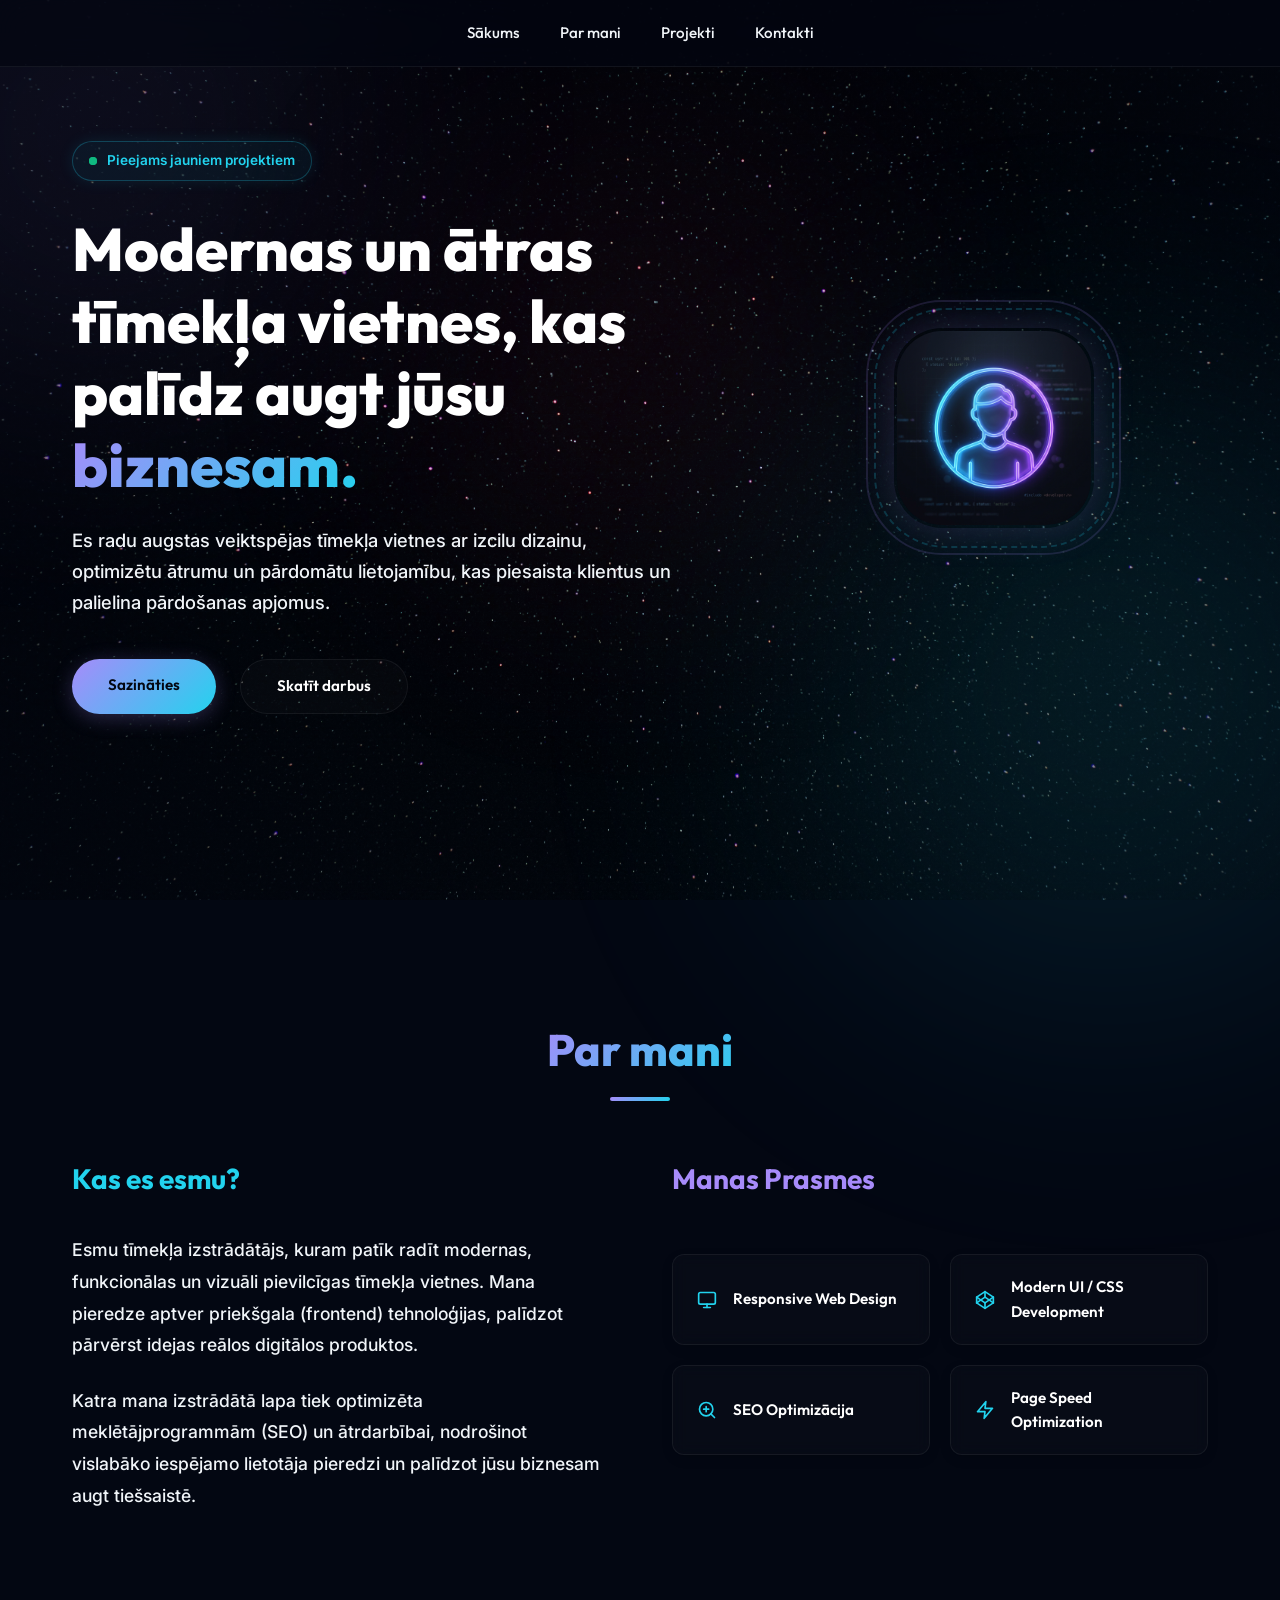
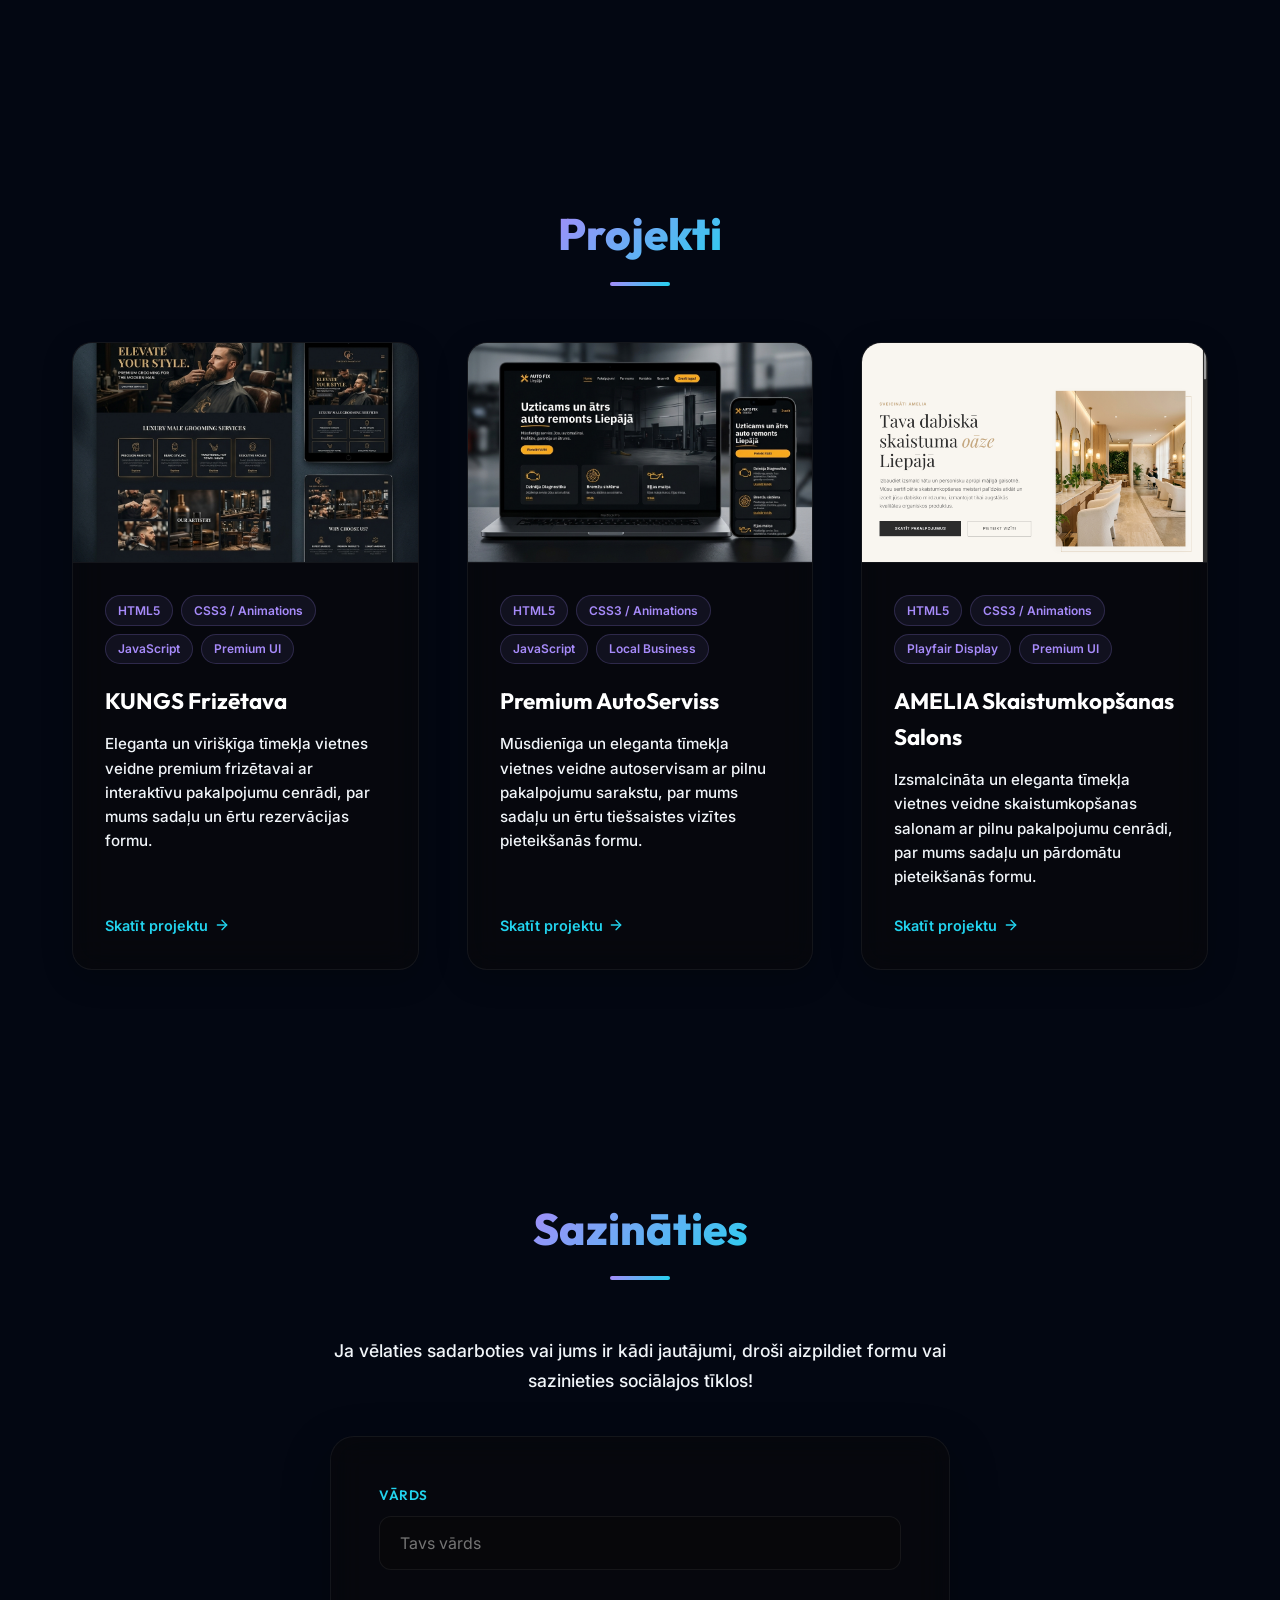
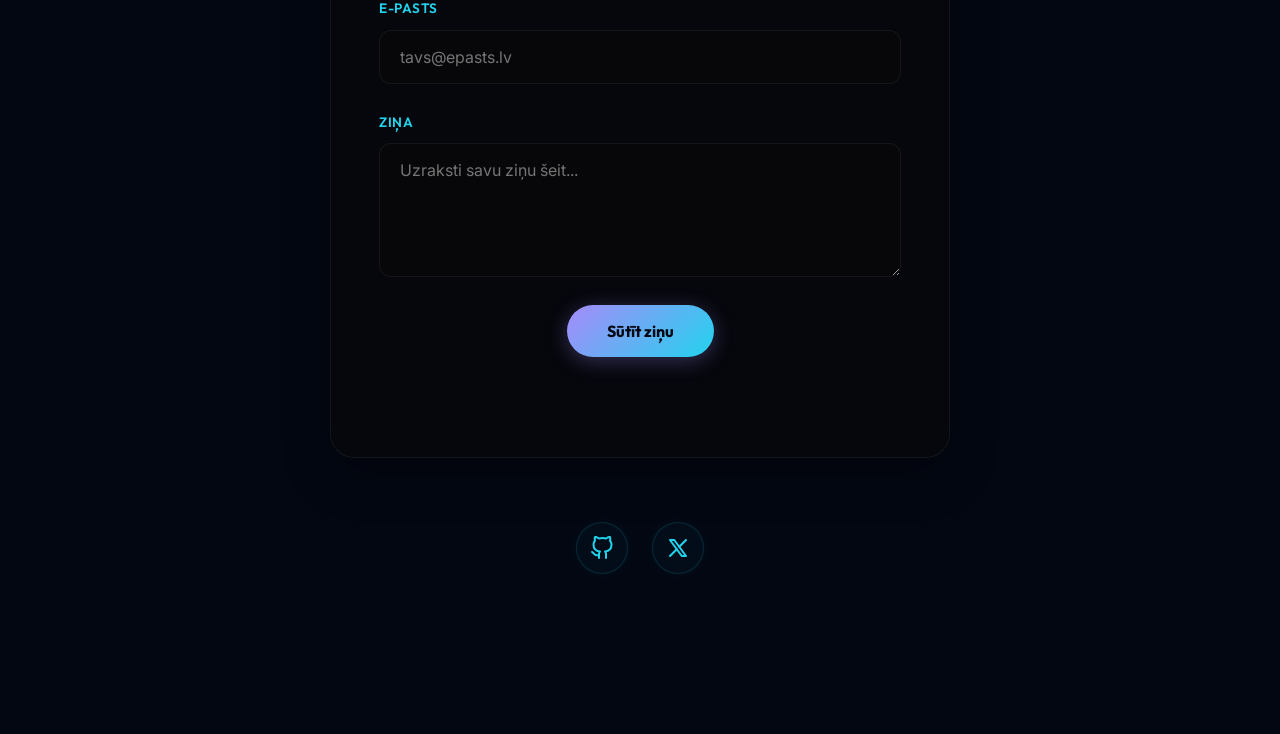
<file: index.html>
<!DOCTYPE html>
<html lang="lv">

<head>
    <meta charset="UTF-8">
    <meta name="viewport" content="width=device-width, initial-scale=1.0">

    <title>Markuss Kozlovskis | Portfolio</title>
    <meta name="title" content="Markuss Kozlovskis | Portfolio">
    <meta name="description"
        content="Markuss Kozlovskis - tīmekļa izstrādātājs (Web Developer). Apskatiet manus projektus un sazinieties ar mani.">
    <meta name="keywords"
        content="Markuss Kozlovskis, tīmekļa izstrāde, web developer, portfolio, programmētājs, mājas lapu izstrāde, frontend">
    <meta name="author" content="Markuss Kozlovskis">
    <meta name="robots" content="index, follow">

    <!-- Open Graph / Facebook / LinkedIn -->
    <meta property="og:type" content="website">
    <meta property="og:url" content="https://www.markussdev.com/">
    <meta property="og:title" content="Markuss Kozlovskis | Portfolio">
    <meta property="og:description"
        content="Markuss Kozlovskis - tīmekļa izstrādātājs (Web Developer). Apskatiet manus projektus un sazinieties ar mani.">
    <meta property="og:image"
        content="https://www.markussdev.com/assets/avatar.png">

    <!-- Twitter -->
    <meta property="twitter:card" content="summary_large_image">
    <meta property="twitter:url" content="https://www.markussdev.com/">
    <meta property="twitter:title" content="Markuss Kozlovskis | Portfolio">
    <meta property="twitter:description"
        content="Markuss Kozlovskis - tīmekļa izstrādātājs (Web Developer). Apskatiet manus projektus un sazinieties ar mani.">
    <meta property="twitter:image"
        content="https://www.markussdev.com/assets/avatar.png">

    <!-- Canonical URL -->
    <link rel="canonical" href="https://www.markussdev.com/">

    <!-- Favicon -->
    <link rel="icon" type="image/x-icon" href="assets/favicon.ico">

    <link rel="stylesheet" href="style.css">
</head>

<body>
    <!-- Animated background blur blobs -->
    <div class="glow-bg glow-bg-1"></div>
    <div class="glow-bg glow-bg-2"></div>
    <div class="glow-bg glow-bg-3"></div>

    <nav>
        <ul>
            <li><a href="#home">Sākums</a></li>
            <li><a href="#about">Par mani</a></li>
            <li><a href="#projects">Projekti</a></li>
            <li><a href="#contacts">Kontakti</a></li>
        </ul>
    </nav>

    <section id="home" class="hero-section">
        <div class="hero-content">
            <div class="hero-badge">
                <span class="pulse-dot"></span>
                Pieejams jauniem projektiem
            </div>
            <h1 class="hero-headline">Modernas un ātras tīmekļa vietnes, kas palīdz augt jūsu <span class="highlight-text">biznesam.</span></h1>
            <p class="hero-desc">Es radu augstas veiktspējas tīmekļa vietnes ar izcilu dizainu, optimizētu ātrumu un pārdomātu lietojamību, kas piesaista klientus un palielina pārdošanas apjomus.</p>
            <div class="hero-actions">
                <a href="#contacts" class="cta-button primary-btn">Sazināties</a>
                <a href="#projects" class="cta-button secondary-btn">Skatīt darbus</a>
            </div>
        </div>
        <div class="hero-visual">
            <div class="avatar-wrapper">
                <div class="glowing-ring ring-1"></div>
                <div class="glowing-ring ring-2"></div>
                <img src="assets/avatar.png" alt="Markuss Kozlovskis" class="hero-avatar">
            </div>
        </div>
    </section>

    <section id="about" class="about-section">
        <h1 class="section-title">Par mani</h1>
        <div class="about-grid">
            <div class="about-info">
                <h3>Kas es esmu?</h3>
                <p>Esmu tīmekļa izstrādātājs, kuram patīk radīt modernas, funkcionālas un vizuāli pievilcīgas tīmekļa vietnes.
                    Mana pieredze aptver priekšgala (frontend) tehnoloģijas, palīdzot pārvērst idejas reālos digitālos produktos.</p>
                <p>Katra mana izstrādātā lapa tiek optimizēta meklētājprogrammām (SEO) un ātrdarbībai, nodrošinot vislabāko iespējamo lietotāja pieredzi un palīdzot jūsu biznesam augt tiešsaistē.</p>
            </div>
            <div class="about-skills">
                <h3>Manas Prasmes</h3>
                <div class="skills-grid-container">
                    <div class="skill-chip">
                        <svg width="20" height="20" viewBox="0 0 24 24" fill="none" stroke="currentColor" stroke-width="2" stroke-linecap="round" stroke-linejoin="round">
                            <rect x="2" y="3" width="20" height="14" rx="2" ry="2"></rect>
                            <line x1="8" y1="21" x2="16" y2="21"></line>
                            <line x1="12" y1="17" x2="12" y2="21"></line>
                        </svg>
                        <span>Responsive Web Design</span>
                    </div>
                    <div class="skill-chip">
                        <svg width="20" height="20" viewBox="0 0 24 24" fill="none" stroke="currentColor" stroke-width="2" stroke-linecap="round" stroke-linejoin="round">
                            <polygon points="12 2 22 8.5 22 15.5 12 22 2 15.5 2 8.5 12 2"></polygon>
                            <line x1="12" y1="22" x2="12" y2="15.5"></line>
                            <polyline points="22 8.5 12 15.5 2 8.5"></polyline>
                            <polyline points="2 15.5 12 8.5 22 15.5"></polyline>
                            <line x1="12" y1="2" x2="12" y2="8.5"></line>
                        </svg>
                        <span>Modern UI / CSS Development</span>
                    </div>
                    <div class="skill-chip">
                        <svg width="20" height="20" viewBox="0 0 24 24" fill="none" stroke="currentColor" stroke-width="2" stroke-linecap="round" stroke-linejoin="round">
                            <circle cx="11" cy="11" r="8"></circle>
                            <line x1="21" y1="21" x2="16.65" y2="16.65"></line>
                            <line x1="11" y1="8" x2="11" y2="14"></line>
                            <line x1="8" y1="11" x2="14" y2="11"></line>
                        </svg>
                        <span>SEO Optimizācija</span>
                    </div>
                    <div class="skill-chip">
                        <svg width="20" height="20" viewBox="0 0 24 24" fill="none" stroke="currentColor" stroke-width="2" stroke-linecap="round" stroke-linejoin="round">
                            <polygon points="13 2 3 14 12 14 11 22 21 10 12 10 13 2"></polygon>
                        </svg>
                        <span>Page Speed Optimization</span>
                    </div>
                </div>
            </div>
        </div>
    </section>

    <section id="projects" class="project-section">
        <h1 class="section-title">Projekti</h1>
        <div class="project-container">
            <div class="project">
                <div class="project-img-wrapper">
                    <img src="assets/barbershop_mockup.png" alt="KUNGS Frizētava - Premium Barbershop">
                </div>
                <div class="project-content">
                    <div class="project-tags">
                        <span class="tag">HTML5</span>
                        <span class="tag">CSS3 / Animations</span>
                        <span class="tag">JavaScript</span>
                        <span class="tag">Premium UI</span>
                    </div>
                    <h3>KUNGS Frizētava</h3>
                    <p>Eleganta un vīrišķīga tīmekļa vietnes veidne premium frizētavai ar interaktīvu pakalpojumu cenrādi, par mums sadaļu un ērtu rezervācijas formu.</p>
                    <a href="templates/template-barbershop/index.html" target="_blank" rel="noopener noreferrer" class="project-link">
                        Skatīt projektu
                        <svg width="16" height="16" viewBox="0 0 24 24" fill="none" stroke="currentColor"
                            stroke-width="2" stroke-linecap="round" stroke-linejoin="round">
                            <line x1="5" y1="12" x2="19" y2="12"></line>
                            <polyline points="12 5 19 12 12 19"></polyline>
                        </svg>
                    </a>
                </div>
            </div>
            <div class="project">
                <div class="project-img-wrapper">
                    <img src="assets/autoserviss_mockup.png" alt="Premium AutoServiss - Autoserviss Liepājā">
                </div>
                <div class="project-content">
                    <div class="project-tags">
                        <span class="tag">HTML5</span>
                        <span class="tag">CSS3 / Animations</span>
                        <span class="tag">JavaScript</span>
                        <span class="tag">Local Business</span>
                    </div>
                    <h3>Premium AutoServiss</h3>
                    <p>Mūsdienīga un eleganta tīmekļa vietnes veidne autoservisam ar pilnu pakalpojumu sarakstu, par mums sadaļu un ērtu tiešsaistes vizītes pieteikšanās formu.</p>
                    <a href="templates/template-autoserviss/index.html" target="_blank" rel="noopener noreferrer" class="project-link">
                        Skatīt projektu
                        <svg width="16" height="16" viewBox="0 0 24 24" fill="none" stroke="currentColor"
                            stroke-width="2" stroke-linecap="round" stroke-linejoin="round">
                            <line x1="5" y1="12" x2="19" y2="12"></line>
                            <polyline points="12 5 19 12 12 19"></polyline>
                        </svg>
                    </a>
                </div>
            </div>
            <div class="project">
                <div class="project-img-wrapper">
                    <img src="assets/salon_mockup.png?v=2" alt="Skaistumkopšanas salons AMELIA - Salon template">
                </div>
                <div class="project-content">
                    <div class="project-tags">
                        <span class="tag">HTML5</span>
                        <span class="tag">CSS3 / Animations</span>
                        <span class="tag">Playfair Display</span>
                        <span class="tag">Premium UI</span>
                    </div>
                    <h3>AMELIA Skaistumkopšanas Salons</h3>
                    <p>Izsmalcināta un eleganta tīmekļa vietnes veidne skaistumkopšanas salonam ar pilnu pakalpojumu cenrādi, par mums sadaļu un pārdomātu pieteikšanās formu.</p>
                    <a href="templates/template-salon/index.html" target="_blank" rel="noopener noreferrer" class="project-link">
                        Skatīt projektu
                        <svg width="16" height="16" viewBox="0 0 24 24" fill="none" stroke="currentColor"
                            stroke-width="2" stroke-linecap="round" stroke-linejoin="round">
                            <line x1="5" y1="12" x2="19" y2="12"></line>
                            <polyline points="12 5 19 12 12 19"></polyline>
                        </svg>
                    </a>
                </div>
            </div>
        </div>
    </section>

    <section id="contacts" class="contact-section">
        <h1 class="section-title">Sazināties</h1>
        <div class="contact-container-form">
            <p class="contact-intro">Ja vēlaties sadarboties vai jums ir kādi jautājumi, droši aizpildiet formu vai
                sazinieties sociālajos tīklos!</p>
            <form id="contact-form" class="contact-form" action="https://formsubmit.co/kozlovskismarkuss7@gmail.com"
                method="POST" target="hidden_iframe">
                <!-- Disable Captcha for a smoother user experience -->
                <input type="hidden" name="_captcha" value="false">
                <input type="hidden" name="_subject" value="No mājas lapas">
                <div class="form-group">
                    <label for="name">Vārds</label>
                    <input type="text" id="name" name="name" placeholder="Tavs vārds" required>
                </div>
                <div class="form-group">
                    <label for="email">E-pasts</label>
                    <input type="email" id="email" name="email" placeholder="tavs@epasts.lv" required>
                </div>
                <div class="form-group">
                    <label for="message">Ziņa</label>
                    <textarea id="message" name="message" rows="5" placeholder="Uzraksti savu ziņu šeit..."
                        required></textarea>
                </div>
                <button type="submit" class="contact-button">Sūtīt ziņu</button>
                <div id="form-status" class="form-status"></div>
            </form>
            <div class="contact-links">
                <a href="https://github.com/Murxzz" target="_blank" rel="noopener noreferrer" aria-label="GitHub">
                    <svg width="24" height="24" viewBox="0 0 24 24" fill="none" stroke="currentColor" stroke-width="2" stroke-linecap="round" stroke-linejoin="round">
                        <path d="M9 19c-5 1.5-5-2.5-7-3m14 6v-3.87a3.37 3.37 0 0 0-.94-2.61c3.14-.35 6.44-1.54 6.44-7A5.44 5.44 0 0 0 20 4.77 5.07 5.07 0 0 0 19.91 1S18.73.65 16 2.48a13.38 13.38 0 0 0-7 0C6.27.65 5.09 1 5.09 1A5.07 5.07 0 0 0 5 4.77a5.44 5.44 0 0 0-1.5 3.78c0 5.42 3.3 6.61 6.44 7A3.37 3.37 0 0 0 9 18.13V22"></path>
                    </svg>
                </a>
                <a href="https://x.com/markussdev" target="_blank" rel="noopener noreferrer" aria-label="Twitter">
                    <svg width="24" height="24" viewBox="0 0 24 24" fill="none" stroke="currentColor" stroke-width="2" stroke-linecap="round" stroke-linejoin="round">
                        <path d="M4 4l11.733 16h4.267l-11.733 -16z"></path>
                        <path d="M4 20l6.768 -6.768m2.46 -2.46l6.772 -6.772"></path>
                    </svg>
                </a>
            </div>
        </div>
    </section>

    <!-- Hidden Iframe to handle file upload submission without page reload -->
    <iframe name="hidden_iframe" id="hidden_iframe" style="display:none;"></iframe>

    <script>
        let formSubmitted = false;

        document.getElementById('contact-form').addEventListener('submit', function (e) {
            // Let form submit normally to target="hidden_iframe"
            const status = document.getElementById('form-status');
            status.textContent = 'Sūta ziņu...';
            status.className = 'form-status';

            formSubmitted = true;
        });

        document.getElementById('hidden_iframe').addEventListener('load', function () {
            if (formSubmitted) {
                const status = document.getElementById('form-status');
                status.textContent = 'Paldies! Ziņa tika nosūtīta veiksmīgi.';
                status.className = 'form-status success';

                const form = document.getElementById('contact-form');
                form.reset();

                setTimeout(() => {
                    status.textContent = '';
                    status.className = 'form-status';
                }, 5000);

                formSubmitted = false;
            }
        });
    </script>
</body>

</html>
</file>
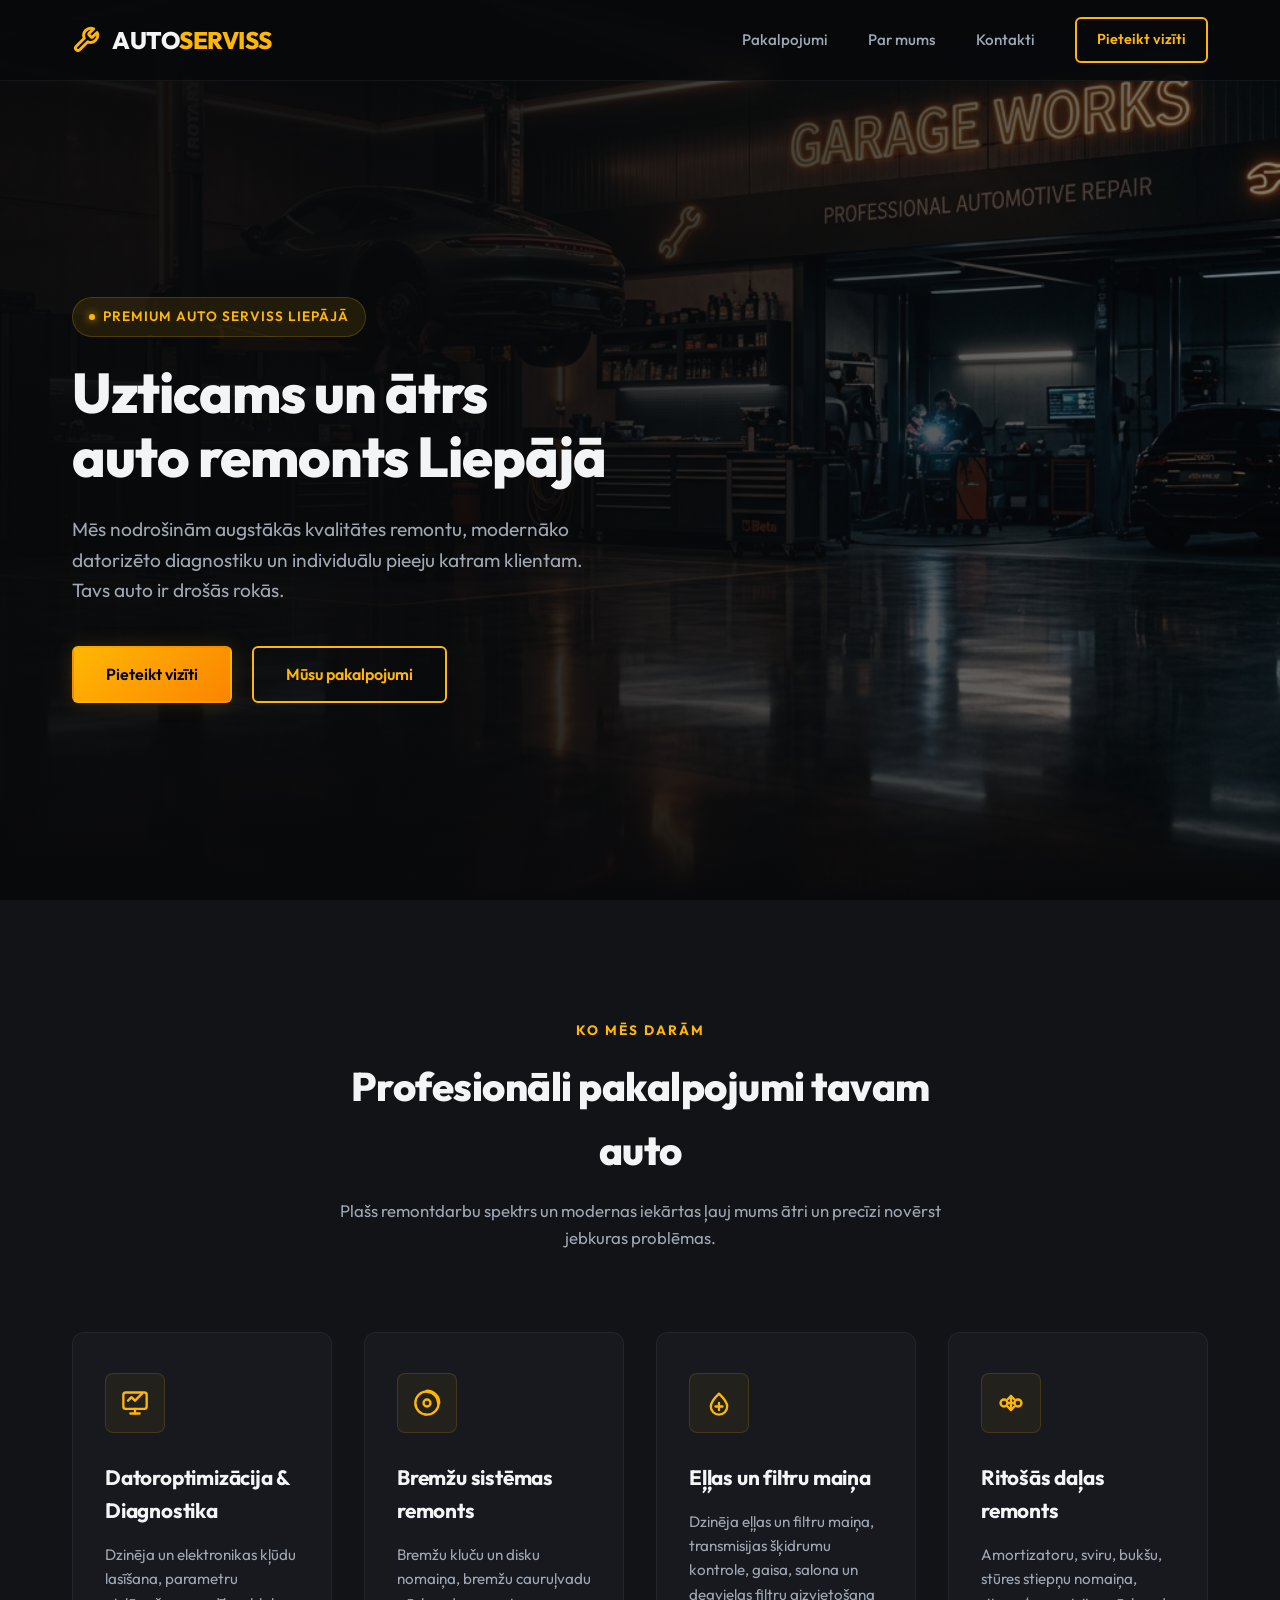
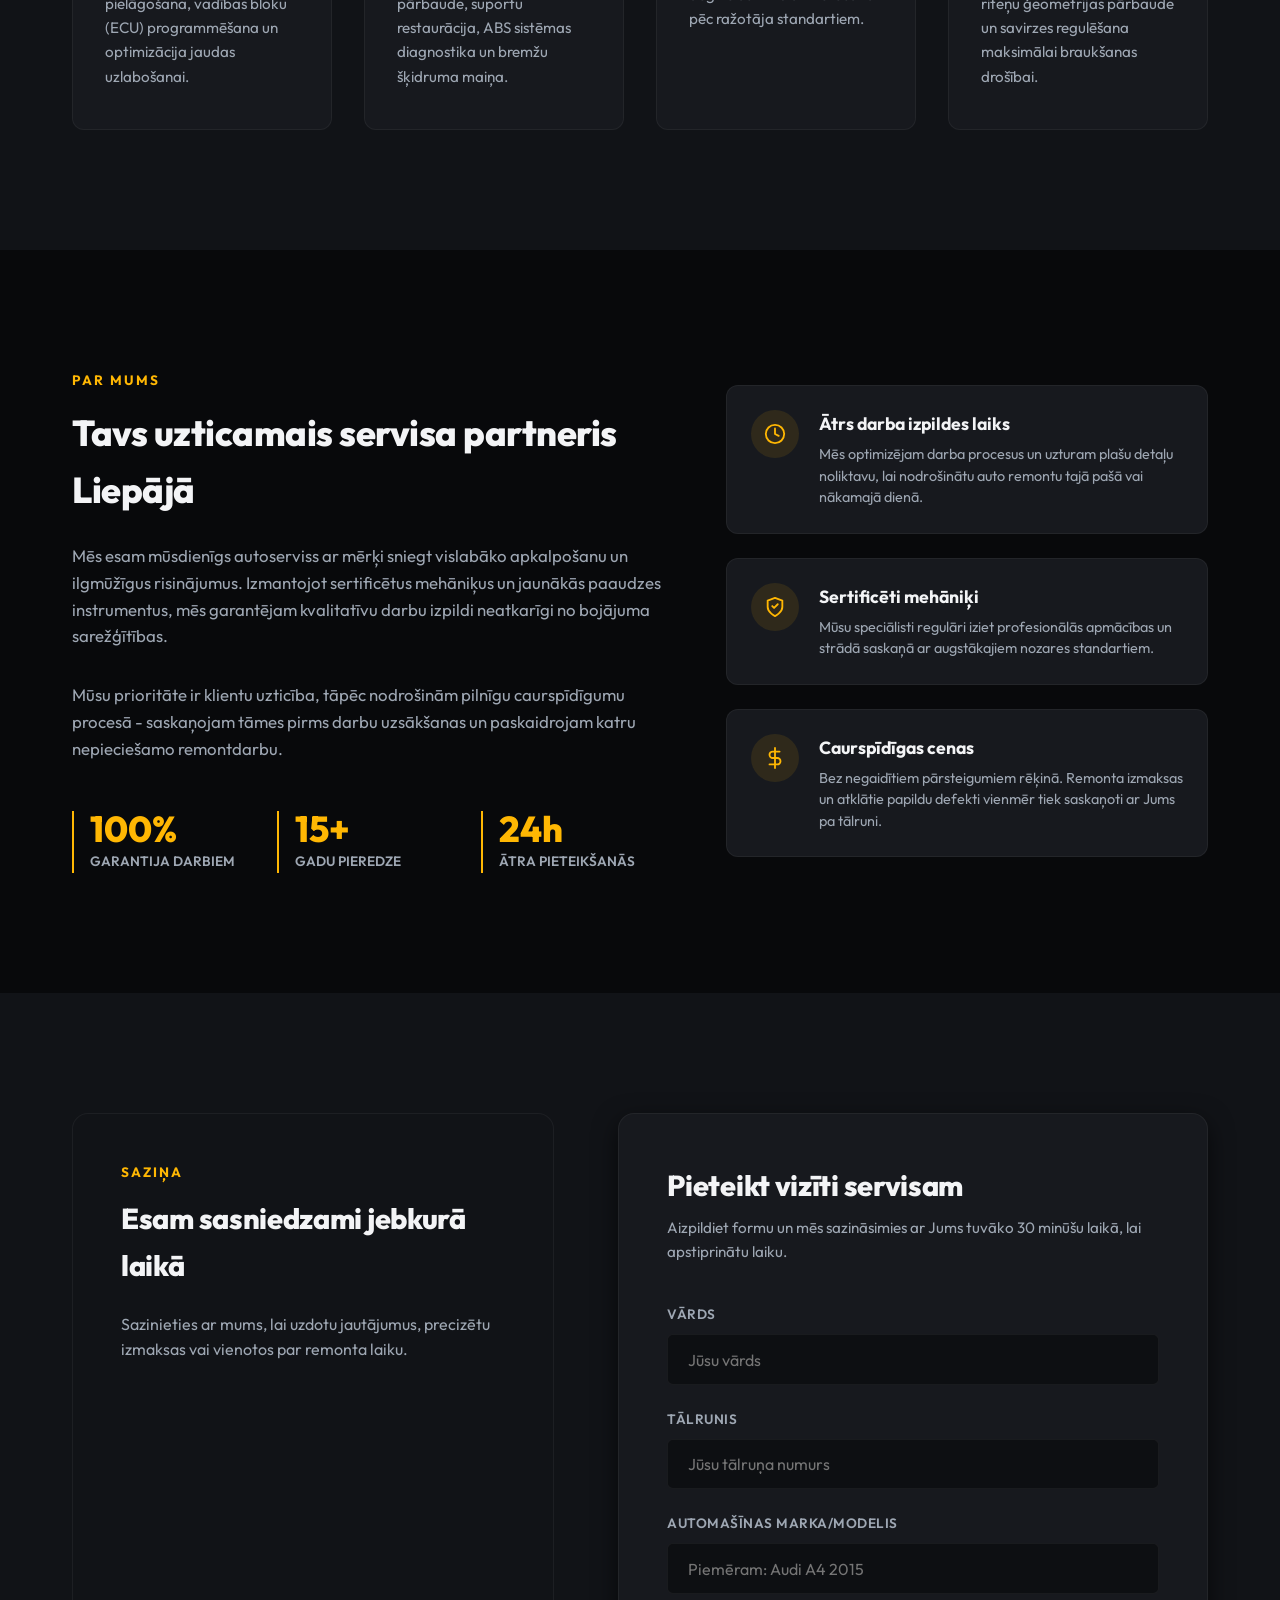
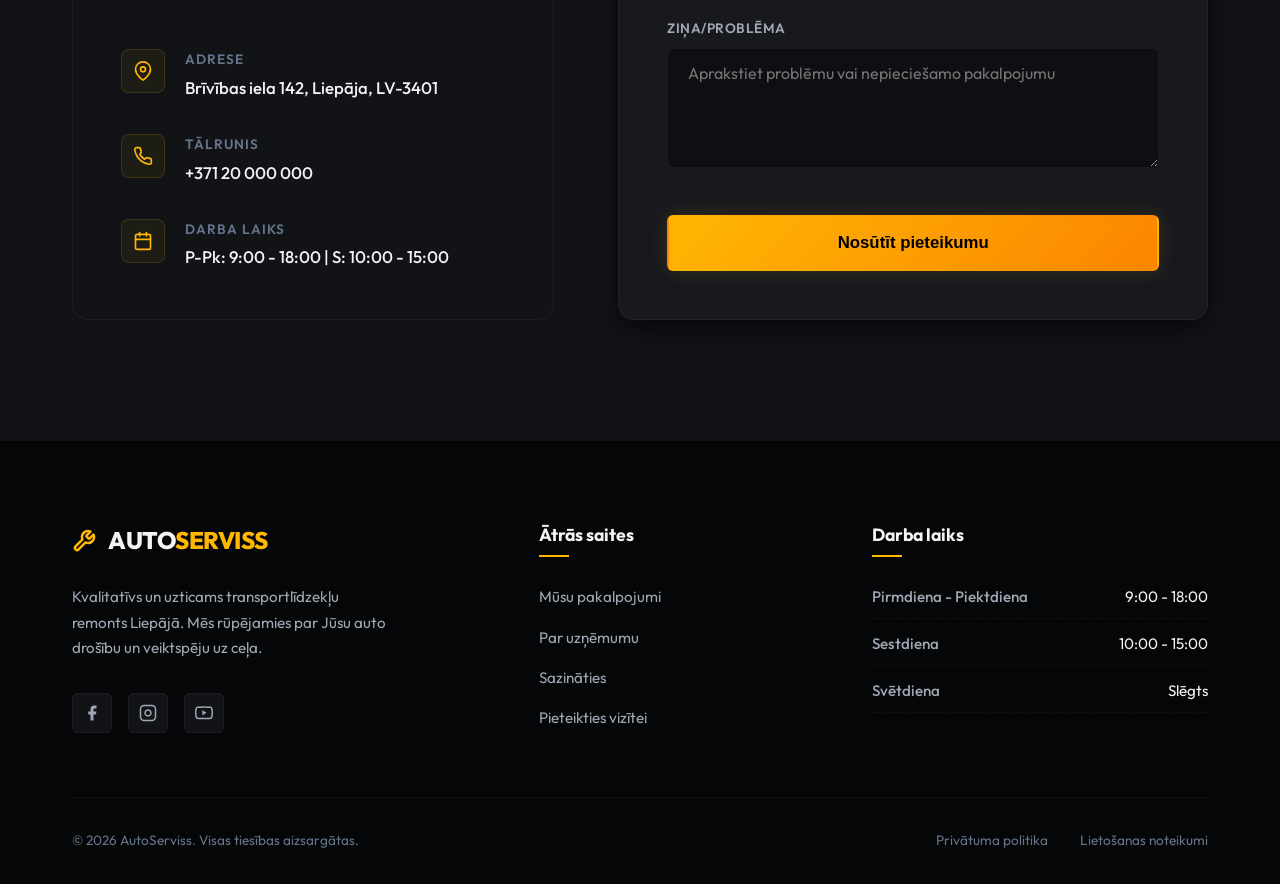
<file: templates/template-autoserviss/index.html>
<!DOCTYPE html>
<html lang="lv">
<head>
    <meta charset="UTF-8">
    <meta name="viewport" content="width=device-width, initial-scale=1.0">
    <meta name="description" content="Autoserviss Liepājā - profesionāls un ātrs auto remonts, bremžu remonts, datoroptimizācija, ritošās daļas remonts, eļļas maiņa. Piesakiet vizīti tiešsaistē!">
    <title>Autoserviss Liepājā | Uzticams un ātrs auto remonts</title>
    <link rel="stylesheet" href="style.css">
</head>
<body>

    <!-- Header & Navigation -->
    <header class="header" id="header">
        <div class="container">
            <a href="#" class="logo">
                <div class="logo-icon">
                    <!-- SVG Wrench and Gear Logo -->
                    <svg viewBox="0 0 24 24" width="28" height="28" fill="none" stroke="currentColor" stroke-width="2.5" stroke-linecap="round" stroke-linejoin="round">
                        <path d="M14.7 6.3a1 1 0 0 0 0 1.4l1.6 1.6a1 1 0 0 0 1.4 0l3.77-3.77a6 6 0 0 1-7.94 7.94l-6.91 6.91a2.12 2.12 0 0 1-3-3l6.91-6.91a6 6 0 0 1 7.94-7.94l-3.76 3.76z"></path>
                    </svg>
                </div>
                <div class="logo-text">Auto<span>Serviss</span></div>
            </a>
            
            <button class="mobile-nav-toggle" id="mobile-toggle" aria-label="Atvērt izvēlni">
                <svg viewBox="0 0 24 24" width="24" height="24" fill="none" stroke="currentColor" stroke-width="2" stroke-linecap="round" stroke-linejoin="round">
                    <line x1="3" y1="12" x2="21" y2="12"></line>
                    <line x1="3" y1="6" x2="21" y2="6"></line>
                    <line x1="3" y1="18" x2="21" y2="18"></line>
                </svg>
            </button>

            <nav class="nav" id="nav-menu">
                <a href="#pakalpojumi" class="nav-link">Pakalpojumi</a>
                <a href="#par-mums" class="nav-link">Par mums</a>
                <a href="#kontakti" class="nav-link">Kontakti</a>
                <a href="#pieteikties" class="btn btn-outline nav-btn">Pieteikt vizīti</a>
            </nav>
        </div>
    </header>

    <!-- Hero Section -->
    <section class="hero">
        <div class="container">
            <div class="hero-content">
                <div class="hero-tag">
                    <span></span> Premium Auto Serviss Liepājā
                </div>
                <h1 class="hero-title">
                    Uzticams un ātrs <span>auto remonts Liepājā</span>
                </h1>
                <p class="hero-desc">
                    Mēs nodrošinām augstākās kvalitātes remontu, modernāko datorizēto diagnostiku un individuālu pieeju katram klientam. Tavs auto ir drošās rokās.
                </p>
                <div class="hero-actions">
                    <a href="#pieteikties" class="btn btn-primary">Pieteikt vizīti</a>
                    <a href="#pakalpojumi" class="btn btn-outline">Mūsu pakalpojumi</a>
                </div>
            </div>
        </div>
    </section>

    <!-- Services Section -->
    <section class="section section-bg-alt" id="pakalpojumi">
        <div class="container">
            <div class="section-header">
                <span class="section-tag">Ko mēs darām</span>
                <h2 class="section-title">Profesionāli pakalpojumi tavam auto</h2>
                <p class="section-desc">Plašs remontdarbu spektrs un modernas iekārtas ļauj mums ātri un precīzi novērst jebkuras problēmas.</p>
            </div>
            
            <div class="services-grid">
                <!-- Card 1 -->
                <div class="service-card">
                    <div class="service-icon-container">
                        <!-- Diagnostics Screen Icon -->
                        <svg viewBox="0 0 24 24">
                            <rect x="2" y="3" width="20" height="14" rx="2" ry="2" fill="none" stroke="currentColor" stroke-width="2" stroke-linejoin="round"></rect>
                            <line x1="8" y1="21" x2="16" y2="21" stroke="currentColor" stroke-width="2" stroke-linecap="round"></line>
                            <line x1="12" y1="17" x2="12" y2="21" stroke="currentColor" stroke-width="2" stroke-linecap="round"></line>
                            <path d="M6 10l3-3 3 3 6-6" fill="none" stroke="currentColor" stroke-width="2" stroke-linecap="round" stroke-linejoin="round"></path>
                        </svg>
                    </div>
                    <h3 class="service-title">Datoroptimizācija & Diagnostika</h3>
                    <p class="service-desc">Dzinēja un elektronikas kļūdu lasīšana, parametru pielāgošana, vadības bloku (ECU) programmēšana un optimizācija jaudas uzlabošanai.</p>
                </div>

                <!-- Card 2 -->
                <div class="service-card">
                    <div class="service-icon-container">
                        <!-- Brake Disc/Shield Icon -->
                        <svg viewBox="0 0 24 24">
                            <circle cx="12" cy="12" r="10" fill="none" stroke="currentColor" stroke-width="2"></circle>
                            <circle cx="12" cy="12" r="3" fill="none" stroke="currentColor" stroke-width="2"></circle>
                            <path d="M12 2a10 10 0 0 1 10 10" fill="none" stroke="currentColor" stroke-width="3" stroke-linecap="round"></path>
                            <path d="M12 22a10 10 0 0 1-10-10" fill="none" stroke="currentColor" stroke-width="1.5" stroke-dasharray="3,3"></path>
                        </svg>
                    </div>
                    <h3 class="service-title">Bremžu sistēmas remonts</h3>
                    <p class="service-desc">Bremžu kluču un disku nomaiņa, bremžu cauruļvadu pārbaude, suportu restaurācija, ABS sistēmas diagnostika un bremžu šķidruma maiņa.</p>
                </div>

                <!-- Card 3 -->
                <div class="service-card">
                    <div class="service-icon-container">
                        <!-- Oil/Liquid Droplet Icon -->
                        <svg viewBox="0 0 24 24">
                            <path d="M12 22a7 7 0 0 0 7-7c0-4.3-7-11-7-11S5 10.7 5 15a7 7 0 0 0 7 7z" fill="none" stroke="currentColor" stroke-width="2" stroke-linejoin="round"></path>
                            <path d="M12 12v6" fill="none" stroke="currentColor" stroke-width="2" stroke-linecap="round"></path>
                            <path d="M9 15h6" fill="none" stroke="currentColor" stroke-width="2" stroke-linecap="round"></path>
                        </svg>
                    </div>
                    <h3 class="service-title">Eļļas un filtru maiņa</h3>
                    <p class="service-desc">Dzinēja eļļas un filtru maiņa, transmisijas šķidrumu kontrole, gaisa, salona un degvielas filtru aizvietošana pēc ražotāja standartiem.</p>
                </div>

                <!-- Card 4 -->
                <div class="service-card">
                    <div class="service-icon-container">
                        <!-- Suspension/Wrench Icon -->
                        <svg viewBox="0 0 24 24">
                            <circle cx="6" cy="12" r="3" fill="none" stroke="currentColor" stroke-width="2"></circle>
                            <circle cx="18" cy="12" r="3" fill="none" stroke="currentColor" stroke-width="2"></circle>
                            <line x1="9" y1="12" x2="15" y2="12" stroke="currentColor" stroke-width="2"></line>
                            <path d="M12 6v12" fill="none" stroke="currentColor" stroke-width="2" stroke-linecap="round"></path>
                            <path d="M9 9l3-3 3 3" fill="none" stroke="currentColor" stroke-width="2" stroke-linecap="round" stroke-linejoin="round"></path>
                            <path d="M9 15l3 3 3-3" fill="none" stroke="currentColor" stroke-width="2" stroke-linecap="round" stroke-linejoin="round"></path>
                        </svg>
                    </div>
                    <h3 class="service-title">Ritošās daļas remonts</h3>
                    <p class="service-desc">Amortizatoru, sviru, bukšu, stūres stiepņu nomaiņa, riteņu ģeometrijas pārbaude un savirzes regulēšana maksimālai braukšanas drošībai.</p>
                </div>
            </div>
        </div>
    </section>

    <!-- About / Trust Section -->
    <section class="section" id="par-mums">
        <div class="container">
            <div class="about-grid">
                <!-- Left Content -->
                <div class="about-content-left">
                    <span class="section-tag">Par Mums</span>
                    <h2 class="about-title">Tavs uzticamais servisa partneris Liepājā</h2>
                    <p class="about-text">
                        Mēs esam mūsdienīgs autoserviss ar mērķi sniegt vislabāko apkalpošanu un ilgmūžīgus risinājumus. Izmantojot sertificētus mehāniķus un jaunākās paaudzes instrumentus, mēs garantējam kvalitatīvu darbu izpildi neatkarīgi no bojājuma sarežģītības.
                    </p>
                    <p class="about-text">
                        Mūsu prioritāte ir klientu uzticība, tāpēc nodrošinām pilnīgu caurspīdīgumu procesā - saskaņojam tāmes pirms darbu uzsākšanas un paskaidrojam katru nepieciešamo remontdarbu.
                    </p>
                    
                    <div class="about-stats">
                        <div class="stat-item">
                            <div class="stat-number">100%</div>
                            <div class="stat-label">Garantija darbiem</div>
                        </div>
                        <div class="stat-item">
                            <div class="stat-number">15+</div>
                            <div class="stat-label">Gadu pieredze</div>
                        </div>
                        <div class="stat-item">
                            <div class="stat-number">24h</div>
                            <div class="stat-label">Ātra pieteikšanās</div>
                        </div>
                    </div>
                </div>

                <!-- Right Trust Cards -->
                <div class="about-cards-right">
                    <!-- Card 1 -->
                    <div class="trust-card">
                        <div class="trust-icon">
                            <!-- Clock/Time Icon -->
                            <svg viewBox="0 0 24 24">
                                <circle cx="12" cy="12" r="10" fill="none" stroke="currentColor" stroke-width="2"></circle>
                                <polyline points="12 6 12 12 16 14" fill="none" stroke="currentColor" stroke-width="2" stroke-linecap="round" stroke-linejoin="round"></polyline>
                            </svg>
                        </div>
                        <div class="trust-info">
                            <h4>Ātrs darba izpildes laiks</h4>
                            <p>Mēs optimizējam darba procesus un uzturam plašu detaļu noliktavu, lai nodrošinātu auto remontu tajā pašā vai nākamajā dienā.</p>
                        </div>
                    </div>

                    <!-- Card 2 -->
                    <div class="trust-card">
                        <div class="trust-icon">
                            <!-- Shield Badge Icon -->
                            <svg viewBox="0 0 24 24">
                                <path d="M12 22s8-4 8-10V5l-8-3-8 3v7c0 6 8 10 8 10z" fill="none" stroke="currentColor" stroke-width="2" stroke-linejoin="round"></path>
                                <polyline points="9 11 11 13 15 9" fill="none" stroke="currentColor" stroke-width="2" stroke-linecap="round" stroke-linejoin="round"></polyline>
                            </svg>
                        </div>
                        <div class="trust-info">
                            <h4>Sertificēti mehāniķi</h4>
                            <p>Mūsu speciālisti regulāri iziet profesionālās apmācības un strādā saskaņā ar augstākajiem nozares standartiem.</p>
                        </div>
                    </div>

                    <!-- Card 3 -->
                    <div class="trust-card">
                        <div class="trust-icon">
                            <!-- Receipt/Coins Icon -->
                            <svg viewBox="0 0 24 24">
                                <line x1="12" y1="1" x2="12" y2="23" stroke="currentColor" stroke-width="2" stroke-linecap="round"></line>
                                <path d="M17 5H9.5a3.5 3.5 0 0 0 0 7h5a3.5 3.5 0 0 1 0 7H6" fill="none" stroke="currentColor" stroke-width="2" stroke-linecap="round" stroke-linejoin="round"></path>
                            </svg>
                        </div>
                        <div class="trust-info">
                            <h4>Caurspīdīgas cenas</h4>
                            <p>Bez negaidītiem pārsteigumiem rēķinā. Remonta izmaksas un atklātie papildu defekti vienmēr tiek saskaņoti ar Jums pa tālruni.</p>
                        </div>
                    </div>
                </div>
            </div>
        </div>
    </section>

    <!-- Contact & Booking Section -->
    <section class="section section-bg-alt" id="kontakti">
        <div class="container">
            <div class="contact-grid">
                <!-- Contact Info Panel -->
                <div class="contact-info-panel">
                    <div>
                        <span class="section-tag">Saziņa</span>
                        <h3>Esam sasniedzami jebkurā laikā</h3>
                        <p>Sazinieties ar mums, lai uzdotu jautājumus, precizētu izmaksas vai vienotos par remonta laiku.</p>
                    </div>
                    
                    <div class="info-details">
                        <!-- Address -->
                        <div class="info-detail-item">
                            <div class="info-detail-icon">
                                <svg viewBox="0 0 24 24">
                                    <path d="M21 10c0 7-9 13-9 13s-9-6-9-13a9 9 0 0 1 18 0z" fill="none" stroke="currentColor" stroke-width="2" stroke-linejoin="round"></path>
                                    <circle cx="12" cy="10" r="3" fill="none" stroke="currentColor" stroke-width="2"></circle>
                                </svg>
                            </div>
                            <div class="info-detail-text">
                                <h5>Adrese</h5>
                                <p>Brīvības iela 142, Liepāja, LV-3401</p>
                            </div>
                        </div>

                        <!-- Phone -->
                        <div class="info-detail-item">
                            <div class="info-detail-icon">
                                <svg viewBox="0 0 24 24">
                                    <path d="M22 16.92v3a2 2 0 0 1-2.18 2 19.79 19.79 0 0 1-8.63-3.07 19.5 19.5 0 0 1-6-6 19.79 19.79 0 0 1-3.07-8.67A2 2 0 0 1 4.11 2h3a2 2 0 0 1 2 1.72 12.84 12.84 0 0 0 .7 2.81 2 2 0 0 1-.45 2.11L8.09 9.91a16 16 0 0 0 6 6l1.27-1.27a2 2 0 0 1 2.11-.45 12.84 12.84 0 0 0 2.81.7A2 2 0 0 1 22 16.92z" fill="none" stroke="currentColor" stroke-width="2" stroke-linejoin="round"></path>
                                </svg>
                            </div>
                            <div class="info-detail-text">
                                <h5>Tālrunis</h5>
                                <p><a href="tel:+37120000000">+371 20 000 000</a></p>
                            </div>
                        </div>

                        <!-- Hours -->
                        <div class="info-detail-item">
                            <div class="info-detail-icon">
                                <svg viewBox="0 0 24 24">
                                    <rect x="3" y="4" width="18" height="18" rx="2" ry="2" fill="none" stroke="currentColor" stroke-width="2" stroke-linejoin="round"></rect>
                                    <line x1="16" y1="2" x2="16" y2="6" stroke="currentColor" stroke-width="2" stroke-linecap="round"></line>
                                    <line x1="8" y1="2" x2="8" y2="6" stroke="currentColor" stroke-width="2" stroke-linecap="round"></line>
                                    <line x1="3" y1="10" x2="21" y2="10" stroke="currentColor" stroke-width="2" stroke-linecap="round"></line>
                                </svg>
                            </div>
                            <div class="info-detail-text">
                                <h5>Darba Laiks</h5>
                                <p>P-Pk: 9:00 - 18:00 | S: 10:00 - 15:00</p>
                            </div>
                        </div>
                    </div>
                </div>

                <!-- Booking Form Panel -->
                <div class="contact-form-panel" id="pieteikties">
                    <h3 class="form-title">Pieteikt vizīti servisam</h3>
                    <p class="form-subtitle">Aizpildiet formu un mēs sazināsimies ar Jums tuvāko 30 minūšu laikā, lai apstiprinātu laiku.</p>
                    
                    <form action="#" method="POST" onsubmit="event.preventDefault(); alert('Paldies! Pieteikums ir saņemts. Sazināsimies ar Jums drīzumā.'); this.reset();">
                        <div class="form-group">
                            <label for="name" class="form-label">Vārds</label>
                            <input type="text" id="name" name="name" class="form-control" placeholder="Jūsu vārds" required>
                        </div>
                        
                        <div class="form-group">
                            <label for="phone" class="form-label">Tālrunis</label>
                            <input type="tel" id="phone" name="phone" class="form-control" placeholder="Jūsu tālruņa numurs" required>
                        </div>
                        
                        <div class="form-group">
                            <label for="car" class="form-label">Automašīnas marka/modelis</label>
                            <input type="text" id="car" name="car" class="form-control" placeholder="Piemēram: Audi A4 2015" required>
                        </div>
                        
                        <div class="form-group">
                            <label for="message" class="form-label">Ziņa/Problēma</label>
                            <textarea id="message" name="message" class="form-control" placeholder="Aprakstiet problēmu vai nepieciešamo pakalpojumu" required></textarea>
                        </div>
                        
                        <button type="submit" class="btn btn-primary submit-btn">Nosūtīt pieteikumu</button>
                    </form>
                </div>
            </div>
        </div>
    </section>

    <!-- Footer -->
    <footer class="footer">
        <div class="container">
            <div class="footer-grid">
                <!-- Brand Col -->
                <div class="footer-brand">
                    <a href="#" class="logo">
                        <div class="logo-icon">
                            <svg viewBox="0 0 24 24" width="24" height="24" fill="none" stroke="currentColor" stroke-width="2.5" stroke-linecap="round" stroke-linejoin="round">
                                <path d="M14.7 6.3a1 1 0 0 0 0 1.4l1.6 1.6a1 1 0 0 0 1.4 0l3.77-3.77a6 6 0 0 1-7.94 7.94l-6.91 6.91a2.12 2.12 0 0 1-3-3l6.91-6.91a6 6 0 0 1 7.94-7.94l-3.76 3.76z"></path>
                            </svg>
                        </div>
                        <div class="logo-text">Auto<span>Serviss</span></div>
                    </a>
                    <p>Kvalitatīvs un uzticams transportlīdzekļu remonts Liepājā. Mēs rūpējamies par Jūsu auto drošību un veiktspēju uz ceļa.</p>
                    <div class="social-links">
                        <!-- Facebook -->
                        <a href="#" class="social-link" aria-label="Facebook">
                            <svg viewBox="0 0 24 24">
                                <path d="M18 2h-3a5 5 0 0 0-5 5v3H7v4h3v8h4v-8h3l1-4h-4V7a1 1 0 0 1 1-1h3z"></path>
                            </svg>
                        </a>
                        <!-- Instagram -->
                        <a href="#" class="social-link" aria-label="Instagram">
                            <svg viewBox="0 0 24 24">
                                <rect x="2" y="2" width="20" height="20" rx="5" ry="5" fill="none" stroke="currentColor" stroke-width="2"></rect>
                                <path d="M16 11.37A4 4 0 1 1 12.63 8 4 4 0 0 1 16 11.37z" fill="none" stroke="currentColor" stroke-width="2"></rect>
                                <line x1="17.5" y1="6.5" x2="17.51" y2="6.5" stroke="currentColor" stroke-width="2" stroke-linecap="round"></line>
                            </svg>
                        </a>
                        <!-- YouTube / Play Icon -->
                        <a href="#" class="social-link" aria-label="YouTube">
                            <svg viewBox="0 0 24 24">
                                <path d="M22.54 6.42a2.78 2.78 0 0 0-1.94-2C18.88 4 12 4 12 4s-6.88 0-8.6.46a2.78 2.78 0 0 0-1.94 2A29 29 0 0 0 1 11.75a29 29 0 0 0 .46 5.33A2.78 2.78 0 0 0 3.4 19c1.72.46 8.6.46 8.6.46s6.88 0 8.6-.46a2.78 2.78 0 0 0 1.94-2 29 29 0 0 0 .46-5.25 29 29 0 0 0-.46-5.33z" fill="none" stroke="currentColor" stroke-width="2" stroke-linejoin="round"></path>
                                <polygon points="9.75 15.02 15.5 11.75 9.75 8.48 9.75 15.02" fill="currentColor"></polygon>
                            </svg>
                        </a>
                    </div>
                </div>

                <!-- Quick Links -->
                <div class="footer-col">
                    <h4>Ātrās saites</h4>
                    <div class="footer-links">
                        <a href="#pakalpojumi" class="footer-link">Mūsu pakalpojumi</a>
                        <a href="#par-mums" class="footer-link">Par uzņēmumu</a>
                        <a href="#kontakti" class="footer-link">Sazināties</a>
                        <a href="#pieteikties" class="footer-link">Pieteikties vizītei</a>
                    </div>
                </div>

                <!-- Hours Column -->
                <div class="footer-col">
                    <h4>Darba laiks</h4>
                    <div class="footer-hours-list">
                        <div class="hours-item">
                            <span>Pirmdiena - Piektdiena</span>
                            <span>9:00 - 18:00</span>
                        </div>
                        <div class="hours-item">
                            <span>Sestdiena</span>
                            <span>10:00 - 15:00</span>
                        </div>
                        <div class="hours-item">
                            <span>Svētdiena</span>
                            <span>Slēgts</span>
                        </div>
                    </div>
                </div>
            </div>

            <!-- Footer Bottom -->
            <div class="footer-bottom">
                <div class="copyright">&copy; 2026 AutoServiss. Visas tiesības aizsargātas.</div>
                <div class="footer-meta-links">
                    <a href="#" class="footer-meta-link">Privātuma politika</a>
                    <a href="#" class="footer-meta-link">Lietošanas noteikumi</a>
                </div>
            </div>
        </div>
    </footer>

    <!-- Interactive Navigation Scripts -->
    <script>
        // Sticky Header behavior
        const header = document.getElementById('header');
        window.addEventListener('scroll', () => {
            if (window.scrollY > 50) {
                header.classList.add('header-active');
            } else {
                header.classList.remove('header-active');
            }
        });

        // Mobile Menu toggle
        const mobileToggle = document.getElementById('mobile-toggle');
        const navMenu = document.getElementById('nav-menu');
        const navLinks = document.querySelectorAll('.nav-link, .nav-btn');

        mobileToggle.addEventListener('click', () => {
            navMenu.classList.toggle('active');
            // Toggle hamburger icon states if needed, simple approach toggles active class
        });

        // Close menu on link click
        navLinks.forEach(link => {
            link.addEventListener('click', () => {
                navMenu.classList.remove('active');
            });
        });
    </script>
</body>
</html>
</file>
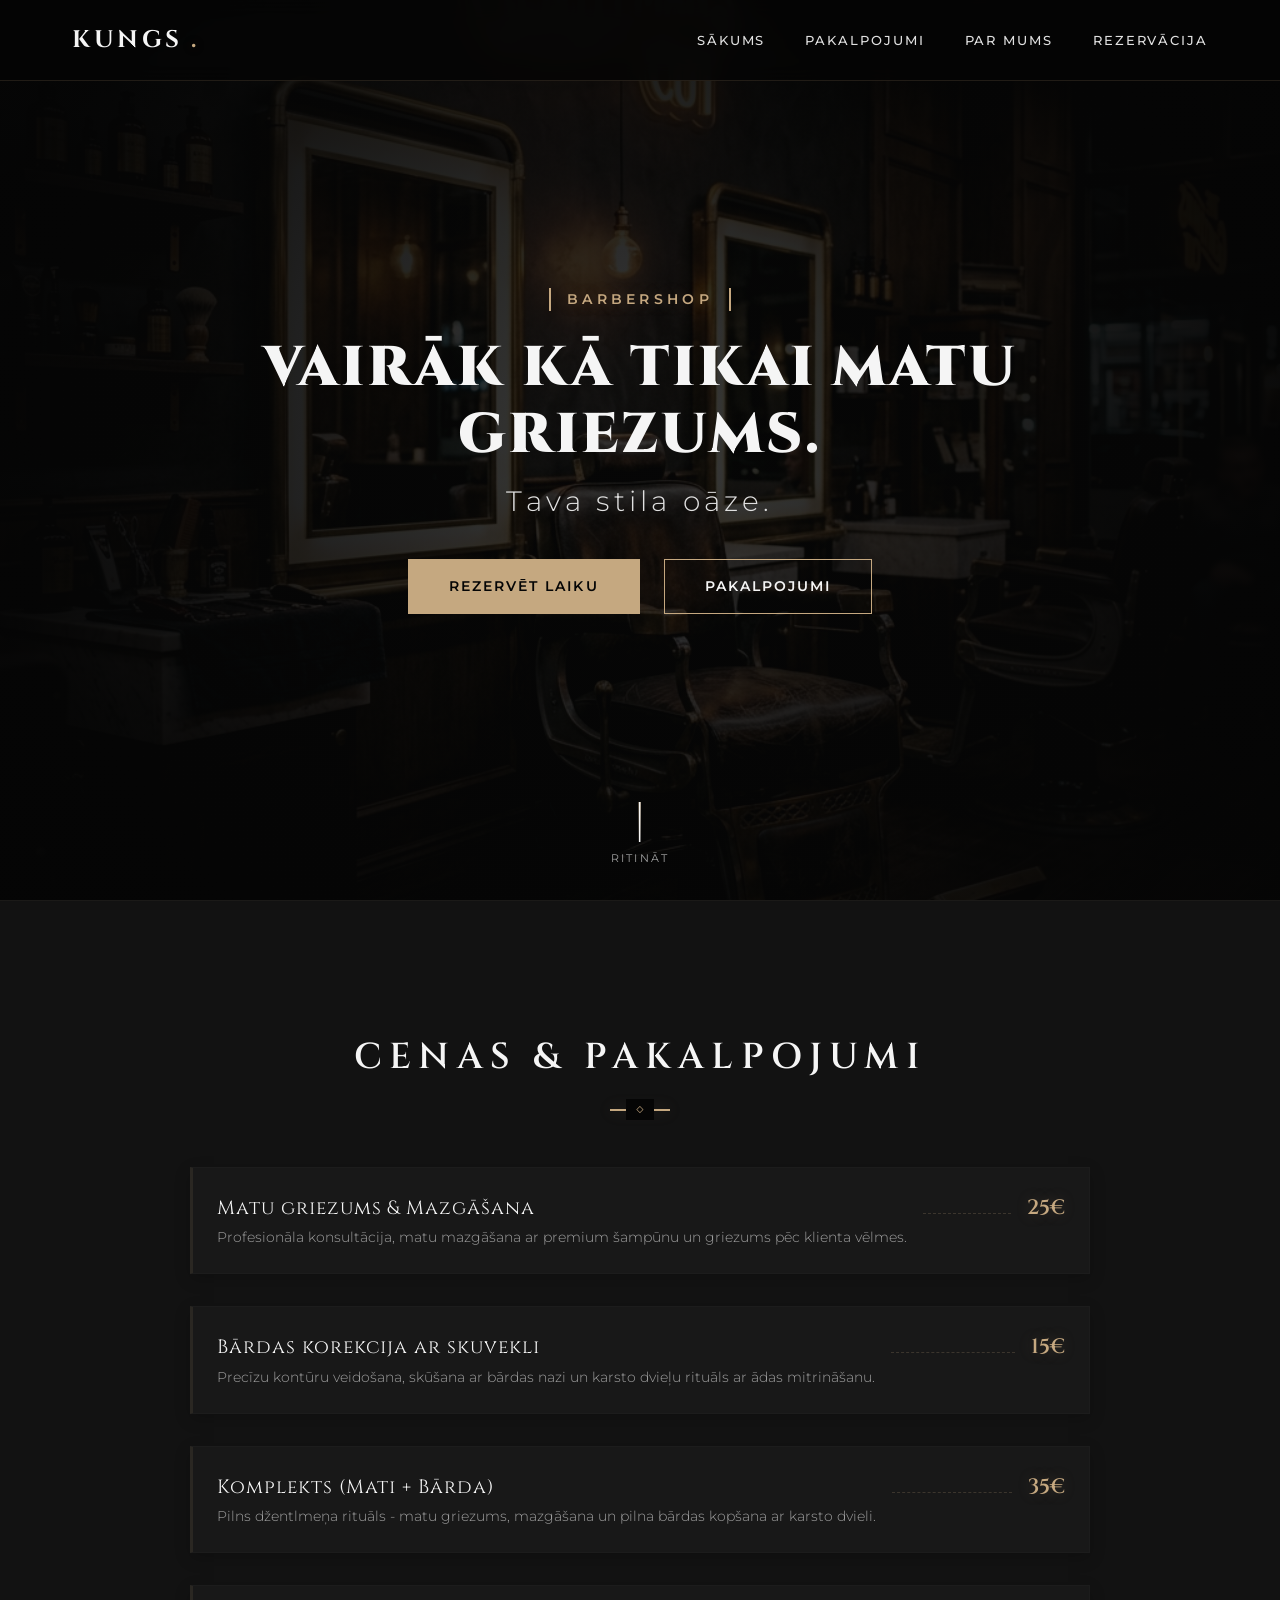
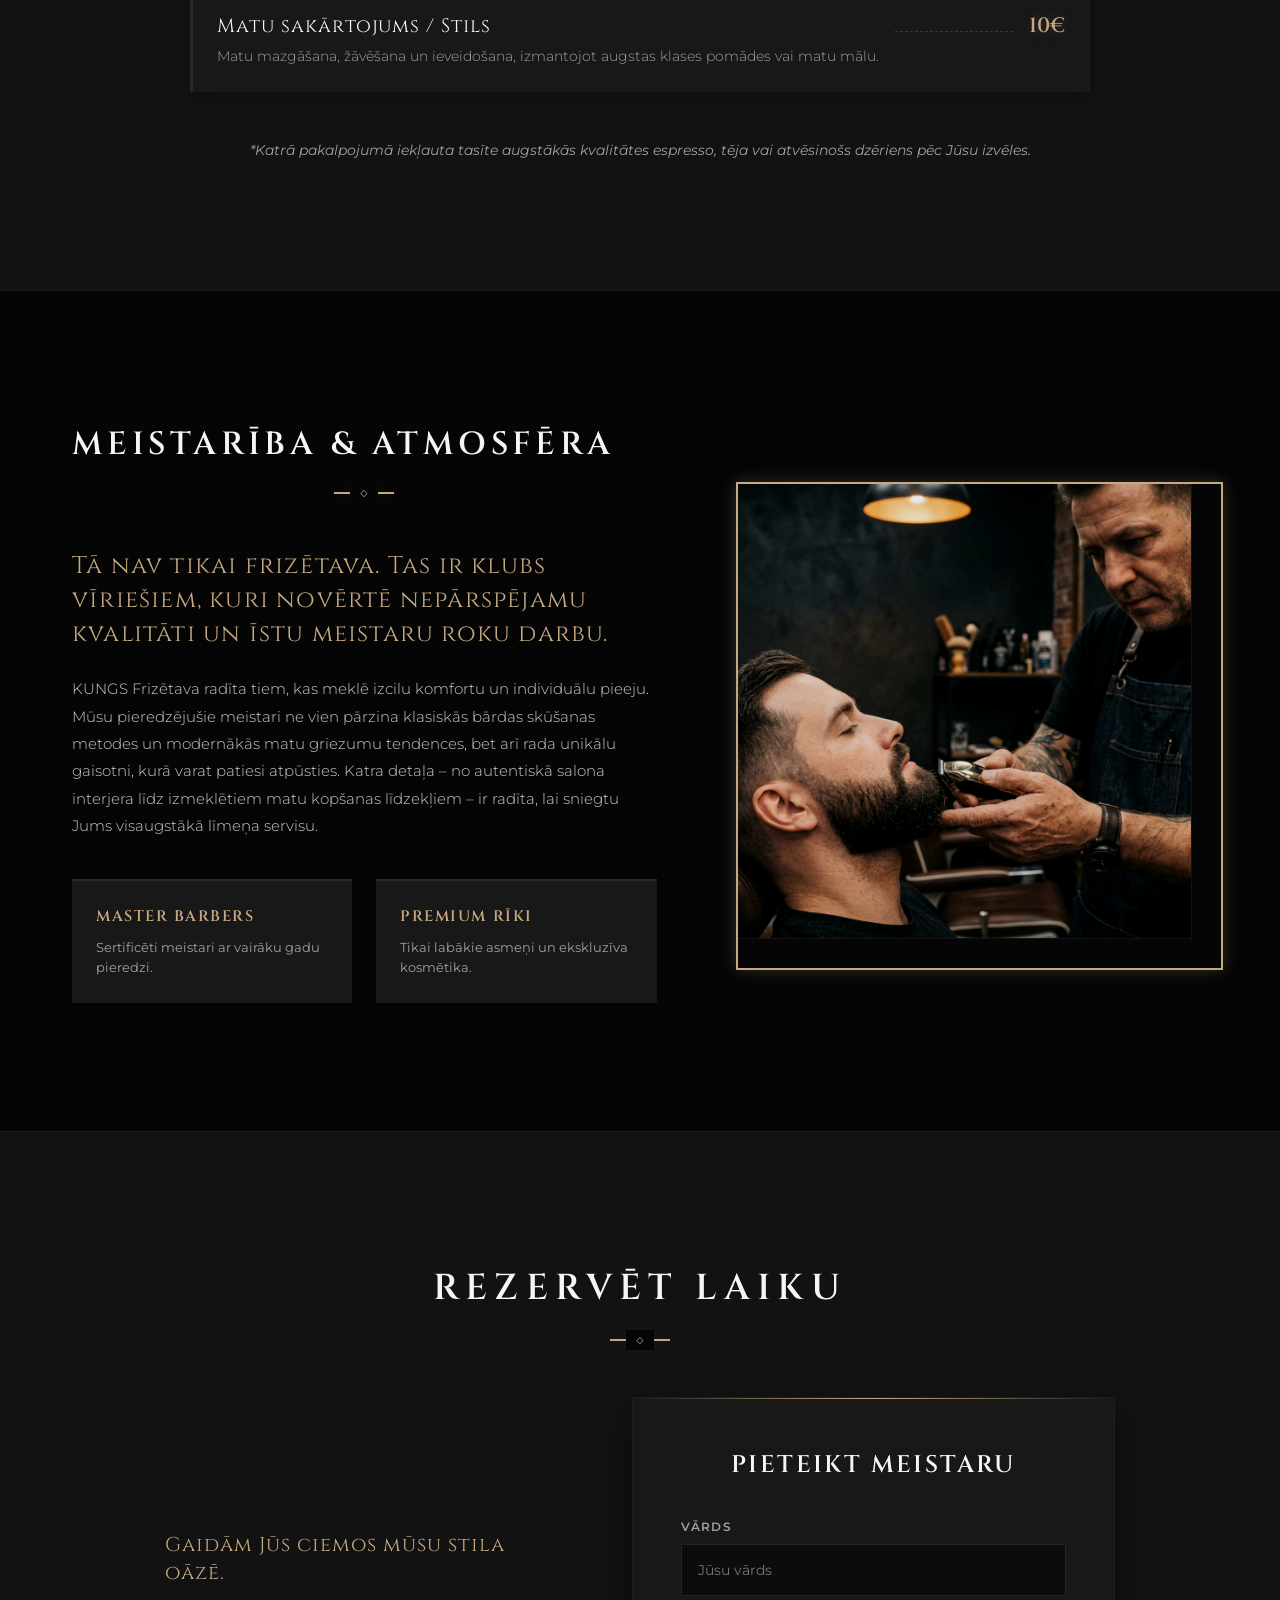
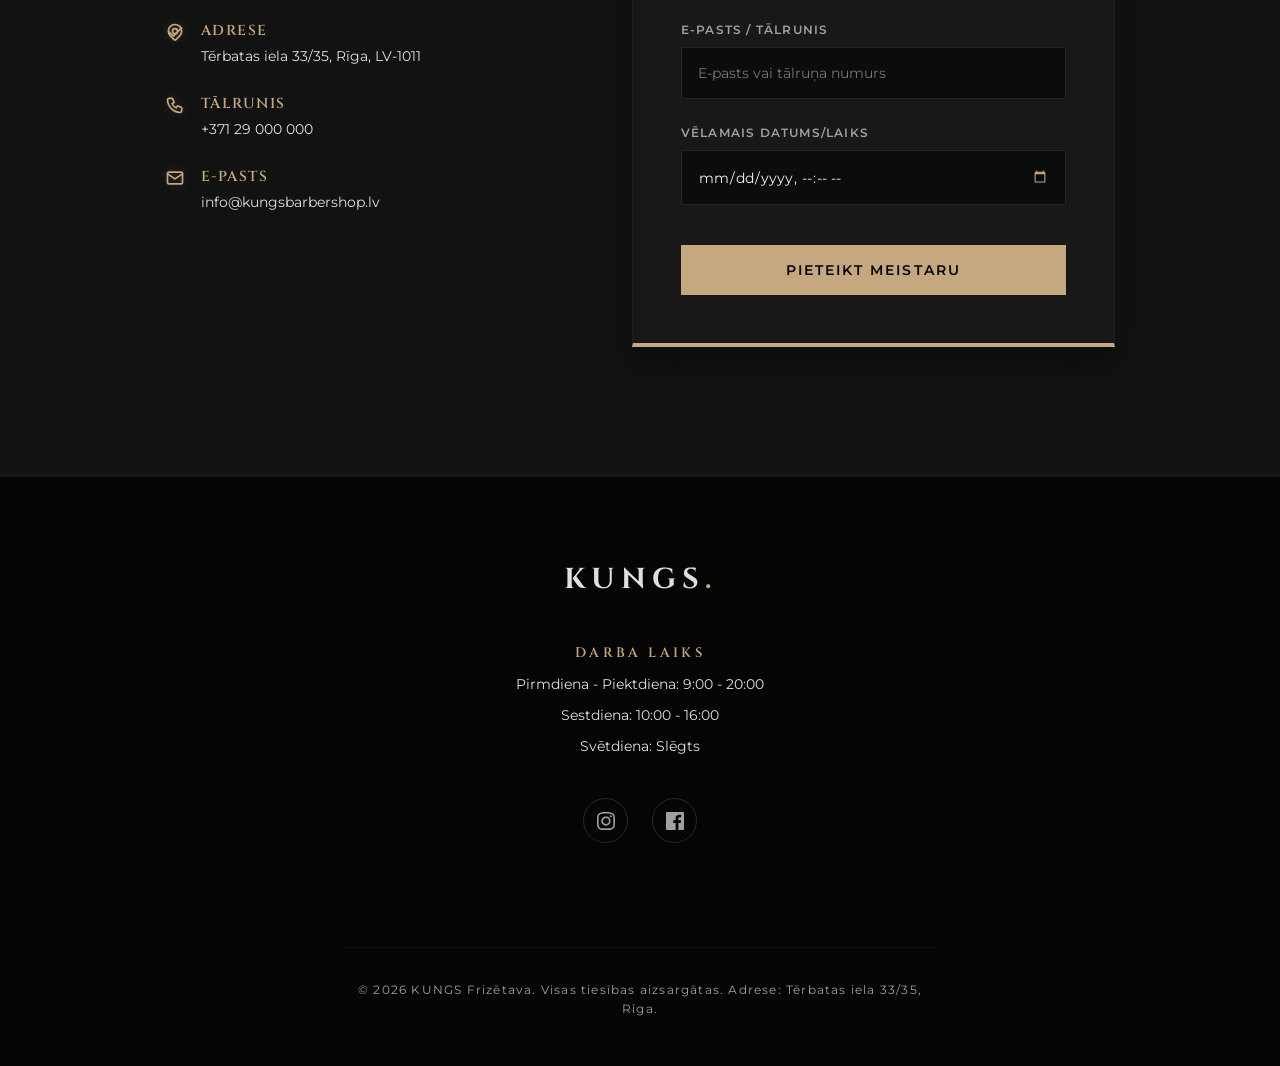
<file: templates/template-barbershop/index.html>
<!DOCTYPE html>
<html lang="lv">
<head>
    <meta charset="UTF-8">
    <meta name="viewport" content="width=device-width, initial-scale=1.0">
    <meta name="description" content="KUNGS Frizētava - Premium vīriešu frizētava un bārddzinis. Vairāk kā tikai matu griezums. Tava stila oāze Rīgas centrā.">
    <meta name="keywords" content="frizētava, barbershop, bārddzinis, matu griezums, bārdas korekcija, vīriešu frizētava">
    <title>KUNGS Frizētava | Premium Barbershop</title>
    <!-- Stylesheet -->
    <link rel="stylesheet" href="style.css">
</head>
<body>

    <!-- Header Navigation -->
    <header id="header">
        <div class="container">
            <div class="logo">
                <a href="#home">KUNGS<span>.</span></a>
            </div>
            <nav>
                <ul class="nav-links" id="nav-links">
                    <li><a href="#home" class="active">Sākums</a></li>
                    <li><a href="#services">Pakalpojumi</a></li>
                    <li><a href="#about">Par mums</a></li>
                    <li><a href="#booking">Rezervācija</a></li>
                </ul>
                <div class="menu-btn" id="menu-btn">
                    <span></span>
                    <span></span>
                    <span></span>
                </div>
            </nav>
        </div>
    </header>

    <!-- Main Content -->
    <main>

        <!-- Hero Section -->
        <section id="home" class="hero">
            <div class="hero-bg">
                <img src="assets/hero.png" alt="Premium Barbershop Interior Background">
            </div>
            <div class="hero-content">
                <span class="hero-subtitle">Barbershop</span>
                <h1 class="hero-title">
                    Vairāk kā tikai matu griezums.
                    <span>Tava stila oāze.</span>
                </h1>
                <div class="hero-actions">
                    <a href="#booking" class="btn-primary">Rezervēt laiku</a>
                    <a href="#services" class="btn-secondary">Pakalpojumi</a>
                </div>
            </div>
            <div class="scroll-down" id="scroll-to-services">
                <span></span>
                ritināt
            </div>
        </section>

        <!-- Services & Pricing Section -->
        <section id="services" class="bg-charcoal-section">
            <div class="container">
                <div class="section-title">
                    <h2>Cenas & Pakalpojumi</h2>
                </div>
                <div class="services-wrapper">
                    <div class="services-list">
                        <!-- Service 1 -->
                        <div class="service-item">
                            <div class="service-details">
                                <span class="service-name">Matu griezums & Mazgāšana</span>
                                <span class="service-desc">Profesionāla konsultācija, matu mazgāšana ar premium šampūnu un griezums pēc klienta vēlmes.</span>
                            </div>
                            <div class="service-line"></div>
                            <div class="service-price">25€</div>
                        </div>
                        <!-- Service 2 -->
                        <div class="service-item">
                            <div class="service-details">
                                <span class="service-name">Bārdas korekcija ar skuvekli</span>
                                <span class="service-desc">Precīzu kontūru veidošana, skūšana ar bārdas nazi un karsto dvieļu rituāls ar ādas mitrināšanu.</span>
                            </div>
                            <div class="service-line"></div>
                            <div class="service-price">15€</div>
                        </div>
                        <!-- Service 3 -->
                        <div class="service-item">
                            <div class="service-details">
                                <span class="service-name">Komplekts (Mati + Bārda)</span>
                                <span class="service-desc">Pilns džentlmeņa rituāls - matu griezums, mazgāšana un pilna bārdas kopšana ar karsto dvieli.</span>
                            </div>
                            <div class="service-line"></div>
                            <div class="service-price">35€</div>
                        </div>
                        <!-- Service 4 -->
                        <div class="service-item">
                            <div class="service-details">
                                <span class="service-name">Matu sakārtojums / Stils</span>
                                <span class="service-desc">Matu mazgāšana, žāvēšana un ieveidošana, izmantojot augstas klases pomādes vai matu mālu.</span>
                            </div>
                            <div class="service-line"></div>
                            <div class="service-price">10€</div>
                        </div>
                    </div>
                    <p class="services-badge">*Katrā pakalpojumā iekļauta tasīte augstākās kvalitātes espresso, tēja vai atvēsinošs dzēriens pēc Jūsu izvēles.</p>
                </div>
            </div>
        </section>

        <!-- About Section -->
        <section id="about">
            <div class="container">
                <div class="about-grid">
                    <div class="about-info">
                        <div class="section-title" style="text-align: left; padding-bottom: 1.5rem; margin-bottom: 2rem;">
                            <h2 style="font-size: 2rem; letter-spacing: 0.15em;">Meistarība & Atmosfēra</h2>
                        </div>
                        <p class="about-tagline">Tā nav tikai frizētava. Tas ir klubs vīriešiem, kuri novērtē nepārspējamu kvalitāti un īstu meistaru roku darbu.</p>
                        <p class="about-text">
                            KUNGS Frizētava radīta tiem, kas meklē izcilu komfortu un individuālu pieeju. Mūsu pieredzējušie meistari ne vien pārzina klasiskās bārdas skūšanas metodes un modernākās matu griezumu tendences, bet arī rada unikālu gaisotni, kurā varat patiesi atpūsties. Katra detaļa – no autentiskā salona interjera līdz izmeklētiem matu kopšanas līdzekļiem – ir radīta, lai sniegtu Jums visaugstākā līmeņa servisu.
                        </p>
                        <div class="about-features">
                            <div class="feature-card">
                                <h4>Master Barbers</h4>
                                <p>Sertificēti meistari ar vairāku gadu pieredzi.</p>
                            </div>
                            <div class="feature-card">
                                <h4>Premium Rīki</h4>
                                <p>Tikai labākie asmeņi un ekskluzīva kosmētika.</p>
                            </div>
                        </div>
                    </div>
                    <div class="about-image-wrapper">
                        <div class="about-image">
                            <img src="assets/about.png" alt="Barber Styling Beard Detail">
                        </div>
                    </div>
                </div>
            </div>
        </section>

        <!-- Booking / Contact Section -->
        <section id="booking" class="bg-charcoal-section">
            <div class="container">
                <div class="section-title">
                    <h2>Rezervēt laiku</h2>
                </div>
                <div class="contact-container">
                    <!-- Contact Information Details -->
                    <div class="contact-info">
                        <p class="about-tagline" style="font-size: 1.25rem;">Gaidām Jūs ciemos mūsu stila oāzē.</p>
                        <div class="contact-details">
                            <div class="info-item">
                                <svg xmlns="http://www.w3.org/2000/svg" viewBox="0 0 24 24" stroke-width="2" stroke="currentColor" fill="none" stroke-linecap="round" stroke-linejoin="round">
                                    <path stroke="none" d="M0 0h24v24H0z" fill="none"/>
                                    <path d="M5 12l5 5l10 -10" />
                                    <circle cx="12" cy="11" r="3" />
                                    <path d="M17.657 16.657l-4.243 4.243a2 2 0 0 1 -2.827 0l-4.244 -4.243a8 8 0 1 1 11.314 0z" />
                                </svg>
                                <div>
                                    <h4>Adrese</h4>
                                    <p>Tērbatas iela 33/35, Rīga, LV-1011</p>
                                </div>
                            </div>
                            <div class="info-item">
                                <svg xmlns="http://www.w3.org/2000/svg" viewBox="0 0 24 24" stroke-width="2" stroke="currentColor" fill="none" stroke-linecap="round" stroke-linejoin="round">
                                    <path stroke="none" d="M0 0h24v24H0z" fill="none"/>
                                    <path d="M5 4h4l2 5l-2.5 1.5a11 11 0 0 0 5 5l1.5 -2.5l5 2v4a2 2 0 0 1 -2 2a16 16 0 0 1 -15 -15a2 2 0 0 1 2 -2" />
                                </svg>
                                <div>
                                    <h4>Tālrunis</h4>
                                    <p>+371 29 000 000</p>
                                </div>
                            </div>
                            <div class="info-item">
                                <svg xmlns="http://www.w3.org/2000/svg" viewBox="0 0 24 24" stroke-width="2" stroke="currentColor" fill="none" stroke-linecap="round" stroke-linejoin="round">
                                    <path stroke="none" d="M0 0h24v24H0z" fill="none"/>
                                    <rect x="3" y="5" width="18" height="14" rx="2" />
                                    <polyline points="3 7 12 13 21 7" />
                                </svg>
                                <div>
                                    <h4>E-pasts</h4>
                                    <p>info@kungsbarbershop.lv</p>
                                </div>
                            </div>
                        </div>
                    </div>

                    <!-- Streamlined Booking Form -->
                    <div class="booking-form-wrapper">
                        <h3 class="form-title">Pieteikt meistaru</h3>
                        <form id="booking-form" action="#" method="POST">
                            <div class="form-group">
                                <label for="name" class="form-label">Vārds</label>
                                <input type="text" id="name" name="name" class="form-input" placeholder="Jūsu vārds" required>
                            </div>
                            <div class="form-group">
                                <label for="contact" class="form-label">E-pasts / Tālrunis</label>
                                <input type="text" id="contact" name="contact" class="form-input" placeholder="E-pasts vai tālruņa numurs" required>
                            </div>
                            <div class="form-group">
                                <label for="datetime" class="form-label">Vēlamais datums/laiks</label>
                                <input type="datetime-local" id="datetime" name="datetime" class="form-input" required>
                            </div>
                            <button type="submit" class="btn-primary form-submit-btn">Pieteikt meistaru</button>
                            <div class="form-status" id="form-status"></div>
                        </form>
                    </div>
                </div>
            </div>
        </section>

    </main>

    <!-- Footer -->
    <footer>
        <div class="container">
            <div class="footer-content">
                <div class="footer-logo">
                    KUNGS<span>.</span>
                </div>
                
                <div class="footer-hours">
                    <h4>Darba laiks</h4>
                    <p>Pirmdiena - Piektdiena: 9:00 - 20:00</p>
                    <p>Sestdiena: 10:00 - 16:00</p>
                    <p>Svētdiena: Slēgts</p>
                </div>

                <div class="footer-socials">
                    <a href="https://instagram.com" target="_blank" class="social-link" aria-label="Instagram">
                        <svg xmlns="http://www.w3.org/2000/svg" viewBox="0 0 24 24">
                            <path d="M12 2.163c3.204 0 3.584.012 4.85.07 3.252.148 4.771 1.691 4.919 4.919.058 1.265.069 1.645.069 4.849 0 3.205-.012 3.584-.069 4.849-.149 3.225-1.664 4.771-4.919 4.919-1.266.058-1.644.07-4.85.07-3.204 0-3.584-.012-4.849-.07-3.26-.149-4.771-1.699-4.919-4.92-.058-1.265-.07-1.644-.07-4.849 0-3.204.013-3.583.07-4.849.149-3.227 1.664-4.771 4.919-4.919 1.266-.057 1.645-.069 4.849-.069zm0-2c-3.259 0-3.667.014-4.947.072-4.358.2-6.78 2.618-6.98 6.98-.059 1.281-.073 1.689-.073 4.948 0 3.259.014 3.668.072 4.948.2 4.358 2.618 6.78 6.98 6.98 1.281.058 1.689.072 4.948.072 3.259 0 3.668-.014 4.948-.072 4.354-.2 6.782-2.618 6.979-6.98.059-1.28.073-1.689.073-4.948 0-3.259-.014-3.667-.072-4.947-.196-4.354-2.617-6.78-6.979-6.98-1.281-.059-1.69-.073-4.949-.073zm0 5.838c-3.403 0-6.162 2.759-6.162 6.162s2.759 6.163 6.162 6.163 6.162-2.759 6.162-6.163c0-3.403-2.759-6.162-6.162-6.162zm0 10.162c-2.209 0-4-1.79-4-4 0-2.209 1.791-4 4-4s4 1.791 4 4c0 2.21-1.791 4-4 4zm6.406-11.845c-.796 0-1.441.645-1.441 1.44s.645 1.44 1.441 1.44c.795 0 1.439-.645 1.439-1.44s-.644-1.44-1.439-1.44z"/>
                        </svg>
                    </a>
                    <a href="https://facebook.com" target="_blank" class="social-link" aria-label="Facebook">
                        <svg xmlns="http://www.w3.org/2000/svg" viewBox="0 0 24 24">
                            <path d="M22.675 0h-21.35c-.732 0-1.325.593-1.325 1.325v21.351c0 .731.593 1.324 1.325 1.324h11.495v-9.294h-3.128v-3.622h3.128v-2.671c0-3.1 1.893-4.788 4.659-4.788 1.325 0 2.463.099 2.795.143v3.24l-1.918.001c-1.504 0-1.795.715-1.795 1.763v2.313h3.587l-.467 3.622h-3.12v9.293h6.116c.73 0 1.323-.593 1.323-1.324v-21.35c0-.732-.593-1.325-1.323-1.325z"/>
                        </svg>
                    </a>
                </div>

                <div class="footer-copyright">
                    <p>&copy; 2026 KUNGS Frizētava. Visas tiesības aizsargātas. Adrese: Tērbatas iela 33/35, Rīga.</p>
                </div>
            </div>
        </div>
    </footer>

    <!-- Script -->
    <script src="script.js"></script>
</body>
</html>
</file>
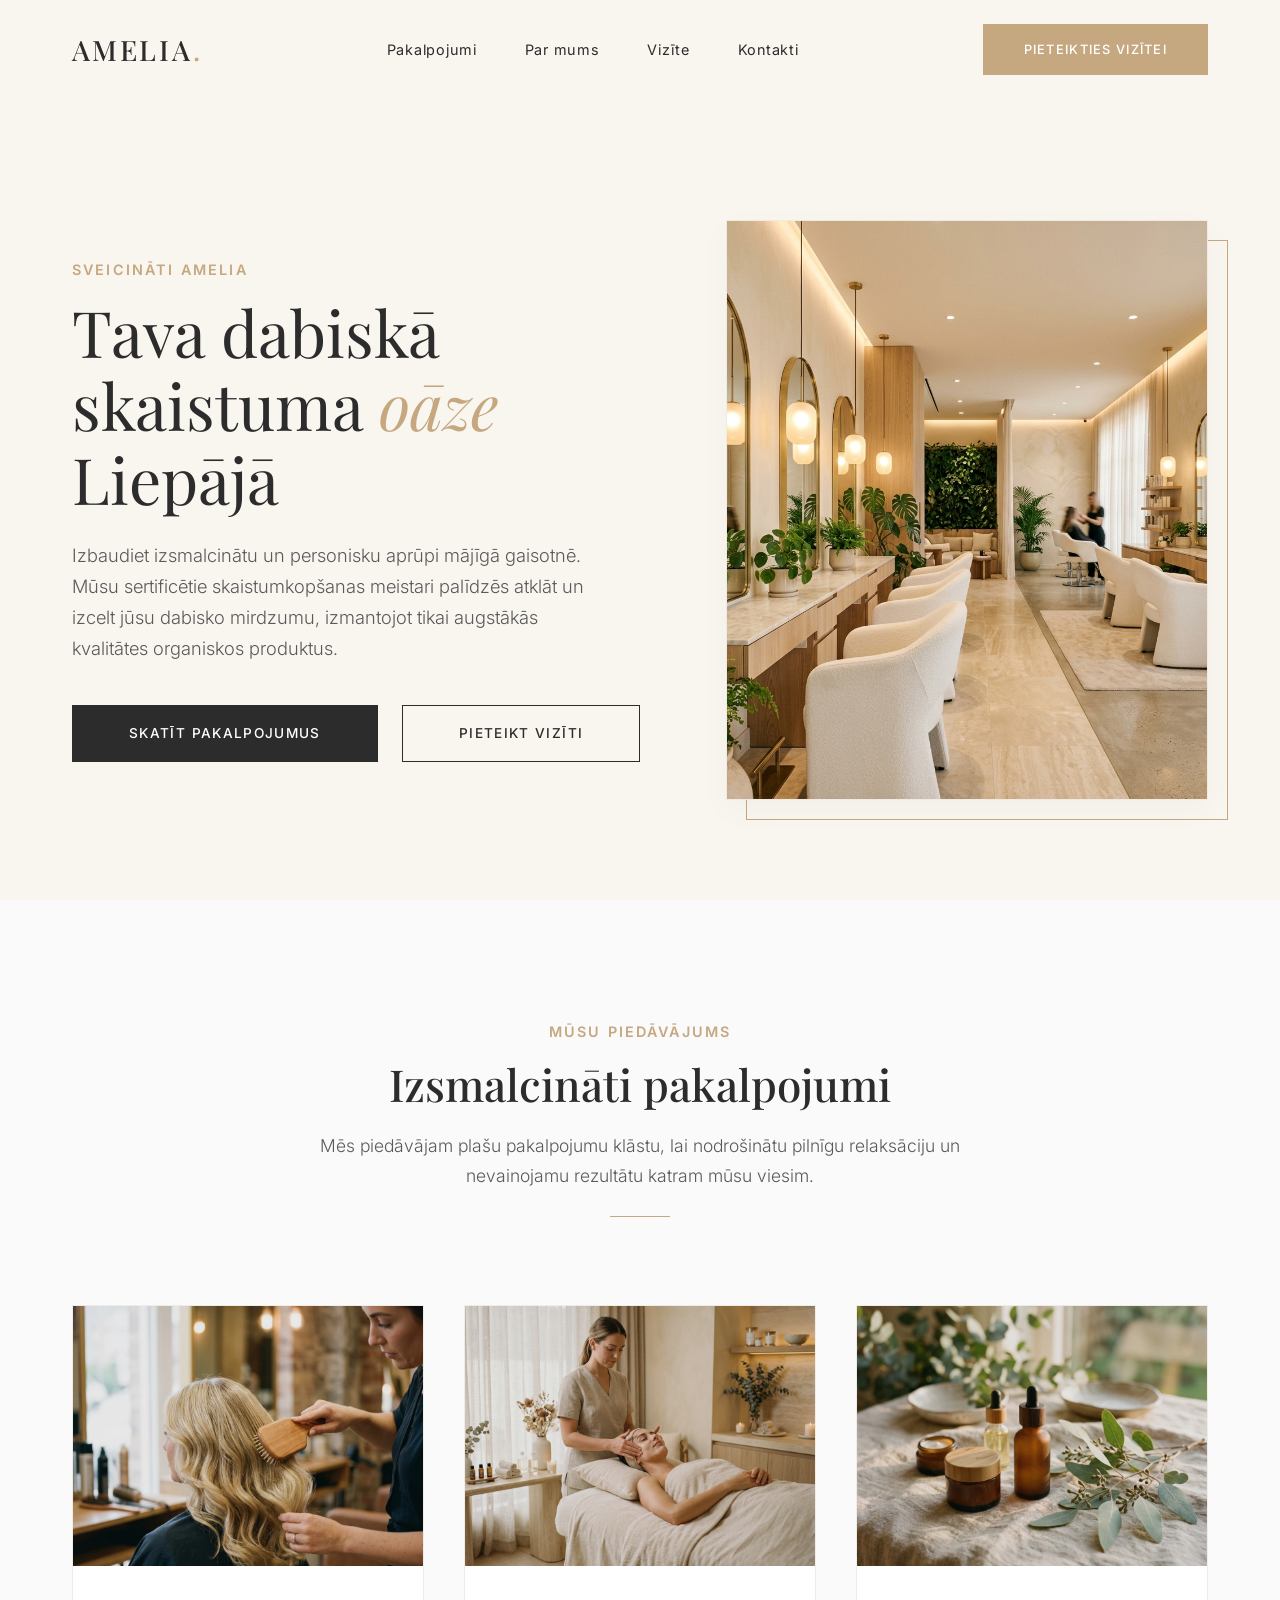
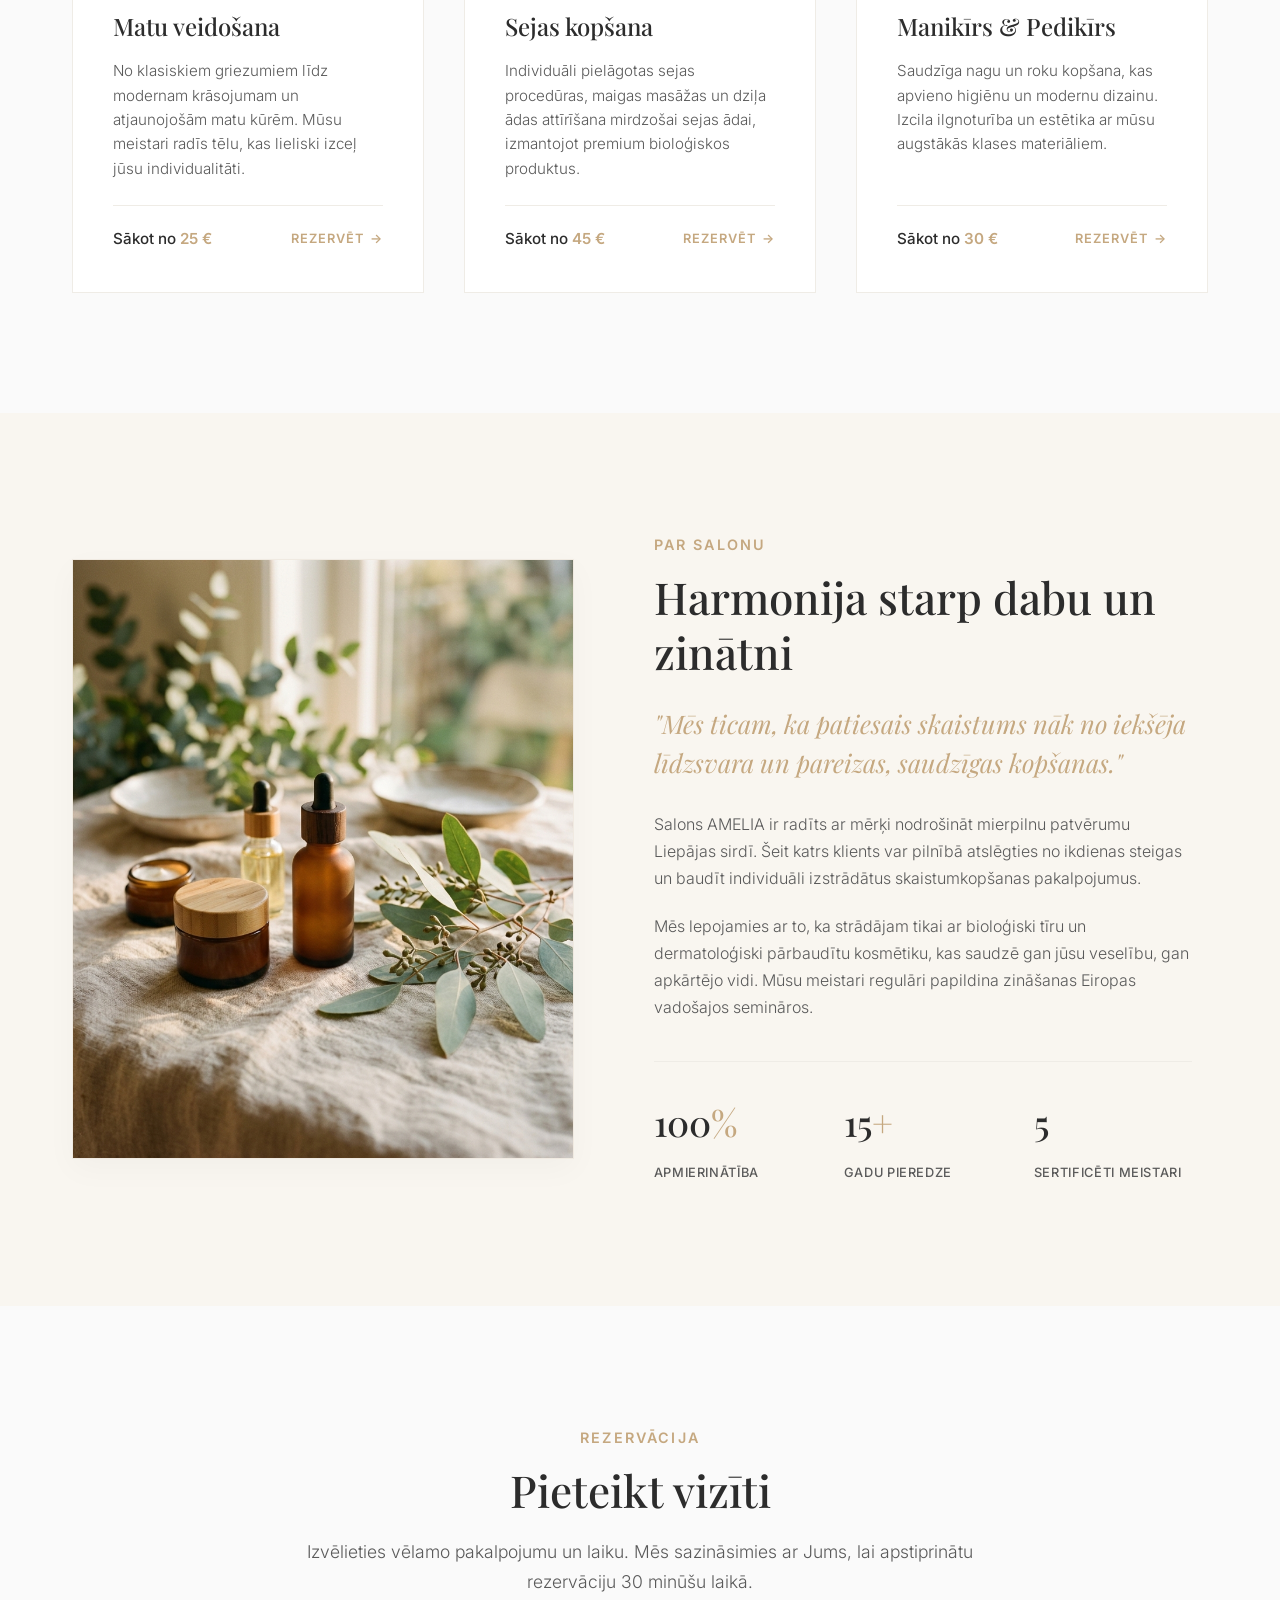
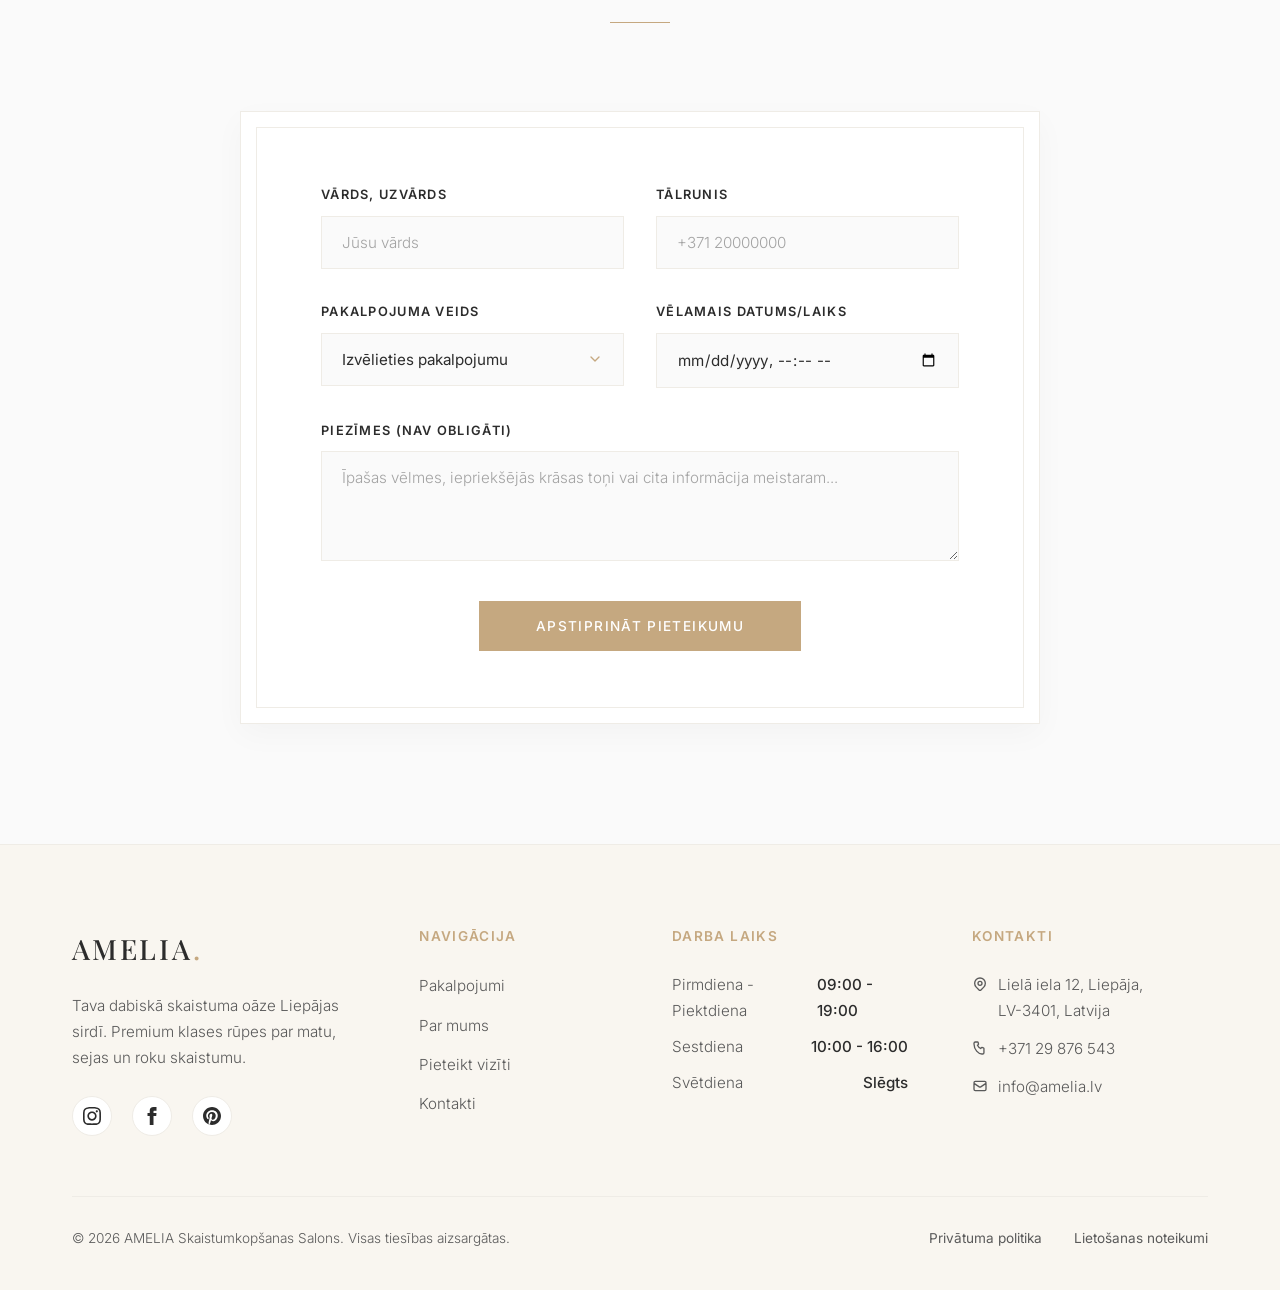
<file: templates/template-salon/index.html>
<!DOCTYPE html>
<html lang="lv">
<head>
  <meta charset="UTF-8">
  <meta name="viewport" content="width=device-width, initial-scale=1.0">
  <meta name="description" content="Skaistumkopšanas salons AMELIA Liepājā - Tava dabiskā skaistuma oāze. Premium matu kopšana, sejas rituāli, manikīrs un pedikīrs ar sertificētiem meistariem un dabisku kosmētiku.">
  <title>AMELIA | Skaistumkopšanas Salons Liepājā</title>
  
  <!-- CSS Stylesheet -->
  <link rel="stylesheet" href="style.css">
</head>
<body>

  <!-- ==========================================================================
       HEADER & NAVIGATION
       ========================================================================== -->
  <header class="header-nav" id="header-nav">
    <div class="container">
      <a href="#" class="logo" id="logo-link">AMELIA<span>.</span></a>
      
      <nav>
        <ul class="nav-links" id="nav-links">
          <li><a href="#services">Pakalpojumi</a></li>
          <li><a href="#about">Par mums</a></li>
          <li><a href="#booking">Vizīte</a></li>
          <li><a href="#footer">Kontakti</a></li>
          <li class="nav-cta-mobile"><a href="#booking" class="btn btn-gold" style="display: block; text-align: center; color: white;">Pieteikties</a></li>
        </ul>
      </nav>
      
      <div class="nav-cta">
        <a href="#booking" class="btn btn-gold" id="navbar-cta-btn">Pieteikties vizītei</a>
      </div>
      
      <button class="mobile-nav-toggle" id="mobile-nav-toggle" aria-label="Atvērt izvēlni">
        <span></span>
        <span></span>
        <span></span>
      </button>
    </div>
  </header>

  <!-- ==========================================================================
       HERO SECTION
       ========================================================================== -->
  <section class="hero-section" id="hero">
    <div class="container">
      <div class="hero-content">
        <span class="subtitle">Sveicināti AMELIA</span>
        <h1 class="hero-title">Tava dabiskā skaistuma <span>oāze</span> Liepājā</h1>
        <p class="hero-desc">Izbaudiet izsmalcinātu un personisku aprūpi mājīgā gaisotnē. Mūsu sertificētie skaistumkopšanas meistari palīdzēs atklāt un izcelt jūsu dabisko mirdzumu, izmantojot tikai augstākās kvalitātes organiskos produktus.</p>
        <div class="hero-btns">
          <a href="#services" class="btn btn-primary" id="hero-btn-services">Skatīt pakalpojumus</a>
          <a href="#booking" class="btn btn-secondary" id="hero-btn-booking">Pieteikt vizīti</a>
        </div>
      </div>
      
      <div class="hero-image-wrapper">
        <div class="hero-image-container">
          <img src="assets/images/hero.png" alt="Skaistumkopšanas salons AMELIA dizains" loading="lazy">
        </div>
        <div class="hero-deco-border"></div>
      </div>
    </div>
  </section>

  <!-- ==========================================================================
       SERVICES SECTION
       ========================================================================== -->
  <section class="section" id="services">
    <div class="container">
      <div class="section-header">
        <span class="subtitle">Mūsu piedāvājums</span>
        <h2 class="section-title">Izsmalcināti pakalpojumi</h2>
        <p class="section-desc">Mēs piedāvājam plašu pakalpojumu klāstu, lai nodrošinātu pilnīgu relaksāciju un nevainojamu rezultātu katram mūsu viesim.</p>
        <div class="gold-divider"></div>
      </div>
      
      <div class="services-grid">
        <!-- Service Card 1 -->
        <article class="service-card">
          <div class="service-img-wrapper">
            <img src="assets/images/service-hair.png" alt="Matu veidošana un kopšana salons" loading="lazy">
            <div class="service-overlay"></div>
          </div>
          <div class="service-content">
            <h3 class="service-title">Matu veidošana</h3>
            <p class="service-desc">No klasiskiem griezumiem līdz modernam krāsojumam un atjaunojošām matu kūrēm. Mūsu meistari radīs tēlu, kas lieliski izceļ jūsu individualitāti.</p>
            <div class="service-footer">
              <span class="service-price">Sākot no <span>25 €</span></span>
              <a href="#booking" class="service-link" data-service="Matu veidošana">Rezervēt</a>
            </div>
          </div>
        </article>

        <!-- Service Card 2 -->
        <article class="service-card">
          <div class="service-img-wrapper">
            <img src="assets/images/service-facial.png" alt="Sejas ādas kopšanas rituāli" loading="lazy">
            <div class="service-overlay"></div>
          </div>
          <div class="service-content">
            <h3 class="service-title">Sejas kopšana</h3>
            <p class="service-desc">Individuāli pielāgotas sejas procedūras, maigas masāžas un dziļa ādas attīrīšana mirdzošai sejas ādai, izmantojot premium bioloģiskos produktus.</p>
            <div class="service-footer">
              <span class="service-price">Sākot no <span>45 €</span></span>
              <a href="#booking" class="service-link" data-service="Sejas kopšana">Rezervēt</a>
            </div>
          </div>
        </article>

        <!-- Service Card 3 -->
        <article class="service-card">
          <div class="service-img-wrapper">
            <img src="assets/images/service-nails.png" alt="Manikīrs un pedikīrs" loading="lazy">
            <div class="service-overlay"></div>
          </div>
          <div class="service-content">
            <h3 class="service-title">Manikīrs & Pedikīrs</h3>
            <p class="service-desc">Saudzīga nagu un roku kopšana, kas apvieno higiēnu un modernu dizainu. Izcila ilgnoturība un estētika ar mūsu augstākās klases materiāliem.</p>
            <div class="service-footer">
              <span class="service-price">Sākot no <span>30 €</span></span>
              <a href="#booking" class="service-link" data-service="Manikīrs & Pedikīrs">Rezervēt</a>
            </div>
          </div>
        </article>
      </div>
    </div>
  </section>

  <!-- ==========================================================================
       ABOUT US SECTION
       ========================================================================== -->
  <section class="section section-bg-secondary" id="about">
    <div class="container">
      <div class="about-grid">
        <div class="about-image-wrapper">
          <div class="about-image-container">
            <img src="assets/images/about.png" alt="Salona meistars vai organiskā kosmētika" loading="lazy">
          </div>
          <div class="about-deco-box"></div>
        </div>
        
        <div class="about-content">
          <span class="subtitle">Par salonu</span>
          <h2 class="section-title" style="margin-bottom: 25px;">Harmonija starp dabu un zinātni</h2>
          <p class="about-philosophy">"Mēs ticam, ka patiesais skaistums nāk no iekšēja līdzsvara un pareizas, saudzīgas kopšanas."</p>
          <div class="about-text">
            <p>Salons AMELIA ir radīts ar mērķi nodrošināt mierpilnu patvērumu Liepājas sirdī. Šeit katrs klients var pilnībā atslēgties no ikdienas steigas un baudīt individuāli izstrādātus skaistumkopšanas pakalpojumus.</p>
            <p>Mēs lepojamies ar to, ka strādājam tikai ar bioloģiski tīru un dermatoloģiski pārbaudītu kosmētiku, kas saudzē gan jūsu veselību, gan apkārtējo vidi. Mūsu meistari regulāri papildina zināšanas Eiropas vadošajos semināros.</p>
          </div>
          
          <div class="about-highlights">
            <div class="highlight-item">
              <span class="highlight-value">100<span>%</span></span>
              <span class="highlight-label">Apmierinātība</span>
            </div>
            <div class="highlight-item">
              <span class="highlight-value">15<span>+</span></span>
              <span class="highlight-label">Gadu pieredze</span>
            </div>
            <div class="highlight-item">
              <span class="highlight-value">5<span></span></span>
              <span class="highlight-label">Sertificēti meistari</span>
            </div>
          </div>
        </div>
      </div>
    </div>
  </section>

  <!-- ==========================================================================
       BOOKING FORM SECTION
       ========================================================================== -->
  <section class="section" id="booking">
    <div class="container">
      <div class="section-header">
        <span class="subtitle">Rezervācija</span>
        <h2 class="section-title">Pieteikt vizīti</h2>
        <p class="section-desc">Izvēlieties vēlamo pakalpojumu un laiku. Mēs sazināsimies ar Jums, lai apstiprinātu rezervāciju 30 minūšu laikā.</p>
        <div class="gold-divider"></div>
      </div>
      
      <div class="booking-container">
        <div class="form-message" id="form-message"></div>
        
        <form class="booking-form" id="bookingForm" novalidate>
          <div class="form-grid">
            <!-- Vārds -->
            <div class="form-group">
              <label for="booking-name" class="form-label">Vārds, Uzvārds</label>
              <input type="text" id="booking-name" name="name" class="form-control" placeholder="Jūsu vārds" required>
            </div>
            
            <!-- Tālrunis -->
            <div class="form-group">
              <label for="booking-phone" class="form-label">Tālrunis</label>
              <input type="tel" id="booking-phone" name="phone" class="form-control" placeholder="+371 20000000" required>
            </div>
            
            <!-- Pakalpojuma Veids -->
            <div class="form-group">
              <label for="booking-service" class="form-label">Pakalpojuma veids</label>
              <select id="booking-service" name="service" class="form-control" required>
                <option value="" disabled selected>Izvēlieties pakalpojumu</option>
                <option value="Matu veidošana">Matu veidošana</option>
                <option value="Sejas kopšana">Sejas kopšana</option>
                <option value="Manikīrs & Pedikīrs">Manikīrs & Pedikīrs</option>
                <option value="Konsultācija">Bezmaksas konsultācija</option>
              </select>
            </div>
            
            <!-- Datums un laiks -->
            <div class="form-group">
              <label for="booking-date" class="form-label">Vēlamais datums/laiks</label>
              <input type="datetime-local" id="booking-date" name="date" class="form-control" required>
            </div>
            
            <!-- Papildus piezīmes -->
            <div class="form-group form-group-full">
              <label for="booking-notes" class="form-label">Piezīmes (Nav obligāti)</label>
              <textarea id="booking-notes" name="notes" rows="4" class="form-control" placeholder="Īpašas vēlmes, iepriekšējās krāsas toņi vai cita informācija meistaram..."></textarea>
            </div>
          </div>
          
          <div class="booking-submit-wrapper">
            <button type="submit" class="btn btn-gold" id="booking-submit-btn">Apstiprināt pieteikumu</button>
          </div>
        </form>
      </div>
    </div>
  </section>

  <!-- ==========================================================================
       FOOTER
       ========================================================================== -->
  <footer class="footer" id="footer">
    <div class="container">
      <div class="footer-grid">
        <!-- Col 1: About & Logo -->
        <div class="footer-col-about">
          <a href="#" class="logo">AMELIA<span>.</span></a>
          <p>Tava dabiskā skaistuma oāze Liepājas sirdī. Premium klases rūpes par matu, sejas un roku skaistumu.</p>
          <div class="footer-socials">
            <a href="#" class="social-icon" aria-label="Instagram"><svg width="18" height="18" fill="currentColor" viewBox="0 0 24 24"><path d="M12 2.163c3.204 0 3.584.012 4.85.07 3.252.148 4.771 1.691 4.919 4.919.058 1.265.069 1.645.069 4.849 0 3.205-.012 3.584-.069 4.849-.149 3.225-1.664 4.771-4.919 4.919-1.266.058-1.644.07-4.85.07-3.204 0-3.584-.012-4.849-.07-3.26-.149-4.771-1.699-4.919-4.92-.058-1.265-.07-1.644-.07-4.849 0-3.204.013-3.583.07-4.849.149-3.227 1.664-4.771 4.919-4.919 1.266-.057 1.645-.069 4.849-.069zm0-2c-3.259 0-3.667.014-4.947.072-4.358.2-6.78 2.618-6.98 6.98-.059 1.281-.073 1.689-.073 4.948 0 3.259.014 3.668.072 4.948.2 4.358 2.618 6.78 6.98 6.98 1.281.058 1.689.072 4.948.072 3.259 0 3.668-.014 4.948-.072 4.354-.2 6.782-2.618 6.979-6.98.059-1.28.073-1.689.073-4.948 0-3.259-.014-3.667-.072-4.947-.196-4.354-2.617-6.78-6.979-6.98-1.281-.059-1.69-.073-4.949-.073zm0 5.838c-3.403 0-6.162 2.759-6.162 6.162s2.759 6.163 6.162 6.163 6.162-2.759 6.162-6.163c0-3.403-2.759-6.162-6.162-6.162zm0 10.162c-2.209 0-4-1.79-4-4 0-2.209 1.791-4 4-4s4 1.791 4 4c0 2.21-1.791 4-4 4zm6.406-11.845c-.796 0-1.441.645-1.441 1.44s.645 1.44 1.441 1.44c.795 0 1.439-.645 1.439-1.44s-.644-1.44-1.439-1.44z"/></svg></a>
            <a href="#" class="social-icon" aria-label="Facebook"><svg width="18" height="18" fill="currentColor" viewBox="0 0 24 24"><path d="M9 8h-3v4h3v12h5v-12h3.642l.358-4h-4v-1.667c0-.955.192-1.333 1.115-1.333h2.885v-5h-3.808c-3.596 0-5.192 1.583-5.192 4.615v3.385z"/></svg></a>
            <a href="#" class="social-icon" aria-label="Pinterest"><svg width="18" height="18" fill="currentColor" viewBox="0 0 24 24"><path d="M12 0c-6.627 0-12 5.372-12 12 0 5.084 3.163 9.426 7.627 11.174-.105-.949-.2-2.405.042-3.441.218-.937 1.407-5.965 1.407-5.965s-.359-.719-.359-1.782c0-1.668.967-2.914 2.171-2.914 1.023 0 1.518.769 1.518 1.69 0 1.029-.655 2.568-.994 3.995-.283 1.194.599 2.169 1.777 2.169 2.133 0 3.772-2.249 3.772-5.495 0-2.873-2.064-4.882-5.012-4.882-3.414 0-5.418 2.561-5.418 5.207 0 1.031.397 2.138.893 2.738.098.119.112.224.083.345l-.333 1.36c-.053.22-.174.267-.402.161-1.499-.698-2.436-2.889-2.436-4.649 0-3.785 2.75-7.262 7.929-7.262 4.162 0 7.396 2.967 7.396 6.93 0 4.136-2.607 7.464-6.227 7.464-1.216 0-2.359-.631-2.75-1.378l-.748 2.853c-.271 1.043-1.002 2.35-1.492 3.146 1.124.347 2.317.535 3.554.535 6.627 0 12-5.373 12-12 0-6.628-5.373-12-12-12z"/></svg></a>
          </div>
        </div>

        <!-- Col 2: Navigation -->
        <div>
          <h4 class="footer-title">Navigācija</h4>
          <ul class="footer-links">
            <li><a href="#services">Pakalpojumi</a></li>
            <li><a href="#about">Par mums</a></li>
            <li><a href="#booking">Pieteikt vizīti</a></li>
            <li><a href="#footer">Kontakti</a></li>
          </ul>
        </div>

        <!-- Col 3: Hours -->
        <div>
          <h4 class="footer-title">Darba laiks</h4>
          <ul class="footer-hours-list">
            <li>Pirmdiena - Piektdiena <span>09:00 - 19:00</span></li>
            <li>Sestdiena <span>10:00 - 16:00</span></li>
            <li>Svētdiena <span>Slēgts</span></li>
          </ul>
        </div>

        <!-- Col 4: Contacts -->
        <div>
          <h4 class="footer-title">Kontakti</h4>
          <div class="footer-contact-info">
            <p>
              <svg width="16" height="16" fill="none" stroke="currentColor" stroke-width="2" viewBox="0 0 24 24"><path stroke-linecap="round" stroke-linejoin="round" d="M17.657 16.657L13.414 20.9a1.998 1.998 0 01-2.827 0l-4.244-4.243a8 8 0 1111.314 0z"></path><path stroke-linecap="round" stroke-linejoin="round" d="M15 11a3 3 0 11-6 0 3 3 0 016 0z"></path></svg>
              Lielā iela 12, Liepāja,<br>LV-3401, Latvija
            </p>
            <p>
              <svg width="16" height="16" fill="none" stroke="currentColor" stroke-width="2" viewBox="0 0 24 24"><path stroke-linecap="round" stroke-linejoin="round" d="M3 5a2 2 0 012-2h3.28a1 1 0 01.94.725l.548 2.2a1 1 0 01-.321.988l-1.305.98a10.582 10.582 0 004.872 4.872l.98-1.305a1 1 0 01.988-.321l2.2.548a1 1 0 01.725.94V19a2 2 0 01-2 2h-1C9.716 21 3 14.284 3 6V5z"></path></svg>
              +371 29 876 543
            </p>
            <p>
              <svg width="16" height="16" fill="none" stroke="currentColor" stroke-width="2" viewBox="0 0 24 24"><path stroke-linecap="round" stroke-linejoin="round" d="M3 8l7.89 5.26a2 2 0 002.22 0L21 8M5 19h14a2 2 0 002-2V7a2 2 0 00-2-2H5a2 2 0 00-2 2v10a2 2 0 002 2z"></path></svg>
              info@amelia.lv
            </p>
          </div>
        </div>
      </div>

      <!-- Footer Bottom -->
      <div class="footer-bottom">
        <p class="copyright">&copy; 2026 AMELIA Skaistumkopšanas Salons. Visas tiesības aizsargātas.</p>
        <div class="footer-legal-links">
          <a href="#">Privātuma politika</a>
          <a href="#">Lietošanas noteikumi</a>
        </div>
      </div>
    </div>
  </footer>

  <!-- ==========================================================================
       VANILLA JAVASCRIPT
       ========================================================================== -->
  <script>
    document.addEventListener('DOMContentLoaded', () => {
      // 1. Sticky Navigation Bar Scroll Effect
      const headerNav = document.getElementById('header-nav');
      
      const checkScroll = () => {
        if (window.scrollY > 50) {
          headerNav.classList.add('scrolled');
        } else {
          headerNav.classList.remove('scrolled');
        }
      };

      window.addEventListener('scroll', checkScroll);
      checkScroll(); // Initial check in case page is refreshed while scrolled

      // 2. Mobile Menu Toggle Logic
      const mobileNavToggle = document.getElementById('mobile-nav-toggle');
      const navLinks = document.getElementById('nav-links');
      
      mobileNavToggle.addEventListener('click', () => {
        mobileNavToggle.classList.toggle('open');
        navLinks.classList.toggle('open');
      });

      // Close mobile menu when a nav link is clicked
      navLinks.querySelectorAll('a').forEach(link => {
        link.addEventListener('click', () => {
          mobileNavToggle.classList.remove('open');
          navLinks.classList.remove('open');
        });
      });

      // 3. Auto-Select Service when clicking "Rezervēt" on a card
      const bookingServiceSelect = document.getElementById('booking-service');
      const reserveButtons = document.querySelectorAll('.service-link');

      reserveButtons.forEach(btn => {
        btn.addEventListener('click', (e) => {
          const serviceName = btn.getAttribute('data-service');
          if (serviceName) {
            bookingServiceSelect.value = serviceName;
          }
        });
      });

      // 4. Booking Form Simulation and UX Feedback
      const bookingForm = document.getElementById('bookingForm');
      const formMessage = document.getElementById('form-message');

      bookingForm.addEventListener('submit', (e) => {
        e.preventDefault();

        // Clear previous messages
        formMessage.style.display = 'none';
        formMessage.className = 'form-message';

        // Retrieve form values
        const nameVal = document.getElementById('booking-name').value.trim();
        const phoneVal = document.getElementById('booking-phone').value.trim();
        const serviceVal = bookingServiceSelect.value;
        const dateVal = document.getElementById('booking-date').value;

        // Basic fields validation check
        if (!nameVal || !phoneVal || !serviceVal || !dateVal) {
          formMessage.classList.add('error');
          formMessage.textContent = 'Lūdzu, aizpildiet visus obligātos ievades laukus.';
          formMessage.style.display = 'block';
          formMessage.scrollIntoView({ behavior: 'smooth', block: 'center' });
          return;
        }

        // Format Date representation for Latvian language output
        let formattedDate = dateVal;
        try {
          const dateObj = new Date(dateVal);
          if (!isNaN(dateObj.getTime())) {
            const dateStr = dateObj.toLocaleDateString('lv-LV', {
              year: 'numeric',
              month: 'long',
              day: 'numeric'
            });
            const timeStr = dateObj.toLocaleTimeString('lv-LV', {
              hour: '2-digit',
              minute: '2-digit'
            });
            formattedDate = `${dateStr} plkst. ${timeStr}`;
          }
        } catch(err) {
          console.error('Date parsing failed:', err);
        }

        // Show loading state on submit button
        const submitBtn = document.getElementById('booking-submit-btn');
        const originalBtnText = submitBtn.textContent;
        submitBtn.disabled = true;
        submitBtn.textContent = 'Apstrādā pieteikumu...';

        // Simulate network latency (800ms) for high-end feel
        setTimeout(() => {
          submitBtn.disabled = false;
          submitBtn.textContent = originalBtnText;

          // Display success state with confirmation details
          formMessage.classList.add('success');
          formMessage.innerHTML = `<strong>Paldies, ${nameVal}!</strong> Jūsu pieteikums pakalpojumam <strong>„${serviceVal}”</strong> uz <strong>${formattedDate}</strong> ir saņemts. Mēs drīz sazināsimies ar Jums pa tālruni <strong>${phoneVal}</strong>, lai apstiprinātu vizīti.`;
          formMessage.style.display = 'block';
          
          // Reset form fields
          bookingForm.reset();
          
          // Scroll smoothly to the feedback message
          formMessage.scrollIntoView({ behavior: 'smooth', block: 'center' });
        }, 800);
      });
    });
  </script>
</body>
</html>
</file>
<file: style.css>
@import url('https://fonts.googleapis.com/css2?family=Inter:wght@300;400;500;600&family=Outfit:wght@400;600;700;800&display=swap');

:root {
    color-scheme: dark;
    --bg-color: #030712;
    --card-bg: rgba(9, 9, 11, 0.65);
    --card-border: rgba(255, 255, 255, 0.06);
    --card-border-hover: rgba(167, 139, 250, 0.45);
    --text-primary: #ffffff;
    --text-secondary: #f1f5f9;
    --accent-primary: #a78bfa; /* Violet */
    --accent-secondary: #22d3ee; /* Cyan */
    --gradient-accent: linear-gradient(135deg, var(--accent-primary), var(--accent-secondary));
    --font-sans: 'Inter', sans-serif;
    --font-heading: 'Outfit', sans-serif;
    --transition-smooth: all 0.3s cubic-bezier(0.4, 0, 0.2, 1);
}

* {
    box-sizing: border-box;
    margin: 0;
    padding: 0;
}

html {
    scroll-behavior: smooth;
    background-color: var(--bg-color);
}

body {
    color: var(--text-primary);
    font-family: var(--font-sans);
    line-height: 1.6;
    overflow-x: hidden;
}

/* GPU-accelerated fixed starry background layer */
body::before {
    content: '';
    position: fixed;
    top: 0;
    left: 0;
    width: 100%;
    height: 100%;
    z-index: -2;
    background-image: radial-gradient(circle at center, rgba(3, 7, 18, 0) 0%, rgba(3, 7, 18, 0.65) 100%), url('./assets/pexels-kaveh-keshtiara-232855560-13179963.jpg');
    background-size: cover;
    background-position: center;
    background-repeat: no-repeat;
    transform: translate3d(0, 0, 0);
    will-change: transform;
}

/* Animated Background Blur Blobs */
.glow-bg {
    position: fixed;
    border-radius: 50%;
    filter: blur(140px);
    z-index: -1;
    opacity: 0.12;
    pointer-events: none;
    will-change: transform;
}

.glow-bg-1 {
    width: 450px;
    height: 450px;
    background: var(--accent-primary);
    top: -10%;
    left: -10%;
    animation: floatGlow1 25s infinite alternate ease-in-out;
}

.glow-bg-2 {
    width: 600px;
    height: 600px;
    background: var(--accent-secondary);
    bottom: -10%;
    right: -10%;
    animation: floatGlow2 30s infinite alternate ease-in-out;
}

.glow-bg-3 {
    width: 350px;
    height: 350px;
    background: #ec4899;
    top: 40%;
    left: 50%;
    transform: translate(-50%, -50%);
    animation: floatGlow3 20s infinite alternate ease-in-out;
}

@keyframes floatGlow1 {
    0% { transform: translate(0, 0) scale(1); }
    100% { transform: translate(150px, 100px) scale(1.25); }
}

@keyframes floatGlow2 {
    0% { transform: translate(0, 0) scale(1); }
    100% { transform: translate(-100px, -150px) scale(1.15); }
}

@keyframes floatGlow3 {
    0% { transform: translate(-50%, -50%) translate(0, 0); }
    100% { transform: translate(-50%, -50%) translate(-80px, 80px); }
}

/* Custom Scrollbar */
::-webkit-scrollbar {
    width: 8px;
}
::-webkit-scrollbar-track {
    background: var(--bg-color);
}
::-webkit-scrollbar-thumb {
    background: #1e293b;
    border-radius: 4px;
}
::-webkit-scrollbar-thumb:hover {
    background: #334155;
}

/* Navigation */
nav {
    position: fixed;
    top: 0;
    left: 0;
    width: 100%;
    z-index: 1000;
    background: rgba(3, 7, 18, 0.7);
    backdrop-filter: blur(16px);
    -webkit-backdrop-filter: blur(16px);
    border-bottom: 1px solid var(--card-border);
    padding: 1.25rem 2rem;
    display: flex;
    justify-content: center;
    align-items: center;
    transition: var(--transition-smooth);
}

nav ul {
    display: flex;
    list-style: none;
    gap: 2.5rem;
}

nav a {
    text-decoration: none;
    color: var(--text-secondary);
    font-weight: 500;
    font-size: 0.95rem;
    font-family: var(--font-heading);
    transition: var(--transition-smooth);
    position: relative;
    padding: 0.5rem 0;
}

nav a::after {
    content: '';
    position: absolute;
    bottom: 0;
    left: 0;
    width: 0;
    height: 2px;
    background: var(--gradient-accent);
    transition: var(--transition-smooth);
}

nav a:hover {
    color: var(--text-primary);
}

nav a:hover::after {
    width: 100%;
}

/* Base Sections */
section {
    padding: 10rem 2rem 8rem 2rem;
    max-width: 1200px;
    margin: 0 auto;
}

section p {
    font-weight: 500;
    color: var(--text-secondary);
}

section h1.section-title {
    font-family: var(--font-heading);
    font-size: 2.75rem;
    font-weight: 800;
    margin-bottom: 3.5rem;
    text-align: center;
    position: relative;
    background: var(--gradient-accent);
    -webkit-background-clip: text;
    -webkit-text-fill-color: transparent;
    display: block;
    width: fit-content;
    margin: 0 auto 3.5rem auto;
}

section h1.section-title::after {
    content: '';
    display: block;
    width: 60px;
    height: 4px;
    background: var(--gradient-accent);
    margin: 0.75rem auto 0 auto;
    border-radius: 2px;
}

/* Hero / Header Section */
.hero-section {
    min-height: 95vh;
    display: grid;
    grid-template-columns: 1.2fr 0.8fr;
    align-items: center;
    gap: 4rem;
    padding-top: 8rem;
}

.hero-content {
    display: flex;
    flex-direction: column;
    align-items: flex-start;
    text-align: left;
}

.hero-badge {
    display: inline-flex;
    align-items: center;
    gap: 0.6rem;
    background: rgba(34, 211, 238, 0.05);
    border: 1px solid rgba(34, 211, 238, 0.25);
    padding: 0.5rem 1rem;
    border-radius: 30px;
    font-size: 0.85rem;
    font-weight: 600;
    color: var(--accent-secondary);
    margin-bottom: 2rem;
    box-shadow: 0 0 15px rgba(34, 211, 238, 0.1);
}

.pulse-dot {
    width: 8px;
    height: 8px;
    background-color: #10b981;
    border-radius: 50%;
    position: relative;
}

.pulse-dot::after {
    content: '';
    position: absolute;
    width: 100%;
    height: 100%;
    background-color: #10b981;
    border-radius: 50%;
    top: 0;
    left: 0;
    animation: pulseGlow 1.5s infinite ease-in-out;
}

@keyframes pulseGlow {
    0% { transform: scale(1); opacity: 0.8; }
    100% { transform: scale(2.5); opacity: 0; }
}

.hero-headline {
    font-family: var(--font-heading);
    font-size: 3.75rem;
    font-weight: 800;
    line-height: 1.2;
    color: var(--text-primary);
    margin-bottom: 1.5rem;
}

.highlight-text {
    background: var(--gradient-accent);
    -webkit-background-clip: text;
    -webkit-text-fill-color: transparent;
}

.hero-desc {
    font-size: 1.15rem;
    color: var(--text-secondary);
    line-height: 1.7;
    margin-bottom: 2.5rem;
    max-width: 600px;
}

.hero-actions {
    display: flex;
    gap: 1.5rem;
}

.cta-button {
    display: inline-block;
    padding: 0.9rem 2.25rem;
    border-radius: 30px;
    font-family: var(--font-heading);
    font-weight: 600;
    font-size: 0.95rem;
    text-decoration: none;
    cursor: pointer;
    transition: var(--transition-smooth);
}

.primary-btn {
    background: var(--gradient-accent);
    color: #030712;
    box-shadow: 0 4px 20px rgba(167, 139, 250, 0.25);
    border: none;
}

.primary-btn:hover {
    transform: translateY(-3px);
    box-shadow: 0 8px 30px rgba(34, 211, 238, 0.4);
}

.secondary-btn {
    background: rgba(255, 255, 255, 0.02);
    color: var(--text-primary);
    border: 1px solid var(--card-border);
}

.secondary-btn:hover {
    background: rgba(255, 255, 255, 0.05);
    border-color: var(--accent-primary);
    transform: translateY(-3px);
    box-shadow: 0 8px 25px rgba(167, 139, 250, 0.15);
}

.hero-visual {
    display: flex;
    justify-content: center;
    align-items: center;
}

.avatar-wrapper {
    position: relative;
    width: 260px;
    height: 260px;
    display: flex;
    justify-content: center;
    align-items: center;
}

.hero-avatar {
    width: 200px;
    height: 200px;
    border-radius: 24%;
    object-fit: cover;
    z-index: 10;
    border: 3px solid transparent;
    background-image: var(--gradient-accent);
    background-origin: border-box;
    background-clip: content-box, border-box;
    box-shadow: 0 0 40px rgba(167, 139, 250, 0.2);
    transition: var(--transition-smooth);
}

.avatar-wrapper:hover .hero-avatar {
    transform: scale(1.05) rotate(2deg);
    box-shadow: 0 0 50px rgba(34, 211, 238, 0.4);
}

.glowing-ring {
    position: absolute;
    border-radius: 30%;
    border: 2px dashed rgba(34, 211, 238, 0.2);
    pointer-events: none;
    z-index: 1;
}

.ring-1 {
    width: 240px;
    height: 240px;
    animation: rotateRing 20s infinite linear;
}

.ring-2 {
    width: 255px;
    height: 255px;
    border-color: rgba(167, 139, 250, 0.15);
    border-style: double;
    animation: rotateRingBack 25s infinite linear;
}

@keyframes rotateRing {
    0% { transform: rotate(0deg); }
    100% { transform: rotate(360deg); }
}

@keyframes rotateRingBack {
    0% { transform: rotate(360deg); }
    100% { transform: rotate(0deg); }
}

/* About Section Grid & Skills */
.about-grid {
    display: grid;
    grid-template-columns: 1fr 1fr;
    gap: 4rem;
    align-items: start;
}

.about-info {
    display: flex;
    flex-direction: column;
    gap: 1.5rem;
    text-align: left;
}

.about-info h3 {
    font-family: var(--font-heading);
    font-size: 1.75rem;
    color: var(--accent-secondary);
    margin-bottom: 0.5rem;
}

.about-info p {
    font-size: 1.1rem;
    line-height: 1.8;
}

.about-skills {
    display: flex;
    flex-direction: column;
    gap: 1.75rem;
    text-align: left;
}

.about-skills h3 {
    font-family: var(--font-heading);
    font-size: 1.75rem;
    color: var(--accent-primary);
    margin-bottom: 0.5rem;
}

.skills-grid-container {
    display: grid;
    grid-template-columns: repeat(auto-fit, minmax(220px, 1fr));
    gap: 1.25rem;
    margin-top: 1rem;
}

.skill-chip {
    display: flex;
    align-items: center;
    gap: 1rem;
    background: rgba(255, 255, 255, 0.02);
    border: 1px solid var(--card-border);
    border-radius: 12px;
    padding: 1.25rem 1.5rem;
    color: var(--text-primary);
    font-family: var(--font-heading);
    font-weight: 600;
    font-size: 0.95rem;
    transition: var(--transition-smooth);
    box-shadow: 0 4px 12px rgba(0, 0, 0, 0.1);
    backdrop-filter: blur(8px);
    -webkit-backdrop-filter: blur(8px);
}

.skill-chip svg {
    color: var(--accent-secondary);
    transition: var(--transition-smooth);
    flex-shrink: 0;
}

.skill-chip:hover {
    background: rgba(167, 139, 250, 0.05);
    border-color: var(--card-border-hover);
    transform: translateY(-4px);
    box-shadow: 0 8px 25px rgba(167, 139, 250, 0.2);
    color: var(--accent-primary);
}

.skill-chip:hover svg {
    color: var(--accent-primary);
    transform: scale(1.15) rotate(8deg);
}

/* Projects Section */
.project-section {
    padding-bottom: 4rem;
}

.project-container {
    display: grid;
    grid-template-columns: repeat(auto-fit, minmax(320px, 1fr));
    gap: 3rem;
    margin-top: 2rem;
}

.project {
    background: var(--card-bg);
    border: 1px solid var(--card-border);
    border-radius: 20px;
    overflow: hidden;
    backdrop-filter: blur(16px);
    -webkit-backdrop-filter: blur(16px);
    transition: var(--transition-smooth);
    display: flex;
    flex-direction: column;
    box-shadow: 0 8px 32px 0 rgba(0, 0, 0, 0.2);
}

.project:hover {
    transform: translateY(-10px);
    border-color: var(--card-border-hover);
    box-shadow: 0 16px 40px rgba(167, 139, 250, 0.15);
}

.project-img-wrapper {
    width: 100%;
    height: 220px;
    overflow: hidden;
    position: relative;
    border-bottom: 1px solid var(--card-border);
}

.project img {
    width: 100%;
    height: 100%;
    object-fit: cover;
    transition: var(--transition-smooth);
}

.project:hover .project-img-wrapper img {
    transform: scale(1.06);
}

.project-content {
    padding: 2rem;
    display: flex;
    flex-direction: column;
    flex-grow: 1;
    text-align: left;
}

.project-tags {
    display: flex;
    flex-wrap: wrap;
    gap: 0.5rem;
    margin-bottom: 1.25rem;
}

.tag {
    background: rgba(167, 139, 250, 0.08);
    border: 1px solid rgba(167, 139, 250, 0.2);
    color: var(--accent-primary);
    font-size: 0.75rem;
    font-weight: 600;
    padding: 0.3rem 0.75rem;
    border-radius: 20px;
}

.project h3 {
    font-family: var(--font-heading);
    font-size: 1.4rem;
    font-weight: 700;
    margin-bottom: 0.75rem;
    color: var(--text-primary);
}

.project p {
    color: var(--text-secondary);
    font-size: 0.95rem;
    line-height: 1.6;
    margin-bottom: 1.5rem;
    flex-grow: 1;
}

.project-link {
    display: inline-flex;
    align-items: center;
    color: var(--accent-secondary);
    text-decoration: none;
    font-weight: 600;
    font-size: 0.9rem;
    transition: var(--transition-smooth);
    margin-top: auto;
    width: fit-content;
}

.project-link:hover {
    color: var(--accent-primary);
}

.project-link svg {
    margin-left: 0.35rem;
    transition: var(--transition-smooth);
}

.project-link:hover svg {
    transform: translateX(5px);
}

/* Contact Section & Form */
.contact-section {
    text-align: center;
    padding-bottom: 10rem;
}

.contact-container-form {
    max-width: 620px;
    margin: 2rem auto 0 auto;
    display: flex;
    flex-direction: column;
    gap: 1.5rem;
}

.contact-intro {
    color: var(--text-secondary);
    font-size: 1.1rem;
    line-height: 1.7;
    margin-bottom: 1rem;
}

.contact-form {
    display: flex;
    flex-direction: column;
    gap: 1.75rem;
    background: var(--card-bg);
    border: 1px solid var(--card-border);
    backdrop-filter: blur(16px);
    -webkit-backdrop-filter: blur(16px);
    padding: 3rem;
    border-radius: 24px;
    box-shadow: 0 16px 48px 0 rgba(0, 0, 0, 0.3);
}

.form-group {
    display: flex;
    flex-direction: column;
    gap: 0.6rem;
    text-align: left;
}

.form-group label {
    font-family: var(--font-heading);
    font-size: 0.85rem;
    font-weight: 600;
    color: var(--accent-secondary);
    letter-spacing: 0.5px;
    text-transform: uppercase;
}

.form-group input,
.form-group textarea {
    background: rgba(9, 9, 11, 0.75);
    border: 1px solid var(--card-border);
    border-radius: 12px;
    padding: 1rem 1.25rem;
    color: var(--text-primary);
    font-family: var(--font-sans);
    font-size: 1rem;
    transition: var(--transition-smooth);
}

.form-group input:focus,
.form-group textarea:focus {
    outline: none;
    border-color: var(--accent-primary);
    box-shadow: 0 0 15px rgba(167, 139, 250, 0.25);
    background: rgba(3, 7, 18, 0.9);
}

.form-group textarea {
    resize: vertical;
}

.contact-button {
    display: inline-block;
    padding: 1rem 2.5rem;
    border: none;
    border-radius: 30px;
    background: var(--gradient-accent);
    color: #030712;
    text-decoration: none;
    font-family: var(--font-heading);
    font-weight: 700;
    font-size: 1rem;
    cursor: pointer;
    transition: var(--transition-smooth);
    box-shadow: 0 4px 20px rgba(167, 139, 250, 0.3);
    align-self: center;
    width: fit-content;
}

.contact-button:hover {
    transform: translateY(-2px);
    box-shadow: 0 8px 25px rgba(34, 211, 238, 0.5);
}

.form-status {
    font-size: 0.95rem;
    font-weight: 500;
    text-align: center;
    min-height: 24px;
    transition: var(--transition-smooth);
}

.form-status.success {
    color: #34d399;
}

.form-status.error {
    color: #f87171;
}

.contact-links {
    margin-top: 2.5rem;
    display: flex;
    gap: 1.5rem;
    justify-content: center;
}

.contact-links a {
    color: var(--accent-secondary);
    text-decoration: none;
    transition: var(--transition-smooth);
    display: inline-flex;
    align-items: center;
    justify-content: center;
    width: 52px;
    height: 52px;
    border-radius: 50%;
    background: rgba(34, 211, 238, 0.03);
    border: 1px solid rgba(34, 211, 238, 0.15);
    box-shadow: 0 0 15px rgba(34, 211, 238, 0.05);
}

.contact-links a:hover {
    color: var(--accent-primary);
    background: rgba(167, 139, 250, 0.08);
    border-color: var(--accent-primary);
    box-shadow: 0 0 25px rgba(167, 139, 250, 0.35);
    transform: translateY(-5px);
}

/* Responsive adjustments */
@media (max-width: 992px) {
    .hero-section {
        grid-template-columns: 1fr;
        gap: 3rem;
        text-align: center;
        padding-top: 7rem;
    }
    
    .hero-content {
        align-items: center;
        text-align: center;
    }
    
    .hero-desc {
        margin: 0 auto 2.5rem auto;
    }
    
    .hero-headline {
        font-size: 3rem;
    }
    
    .about-grid {
        grid-template-columns: 1fr;
        gap: 3rem;
    }
}

@media (max-width: 768px) {
    section {
        padding: 7rem 1.5rem 5rem 1.5rem;
    }
    
    .hero-headline {
        font-size: 2.5rem;
    }
    
    .hero-actions {
        flex-direction: column;
        width: 100%;
        gap: 1rem;
    }
    
    .cta-button {
        width: 100%;
        text-align: center;
    }
    
    nav ul {
        gap: 1.25rem;
    }
    
    section h1.section-title {
        font-size: 2rem;
        margin-bottom: 2.5rem;
    }
    
    .contact-form {
        padding: 2rem 1.5rem;
    }
}
</file>
<file: templates/template-autoserviss/style.css>
@import url('https://fonts.googleapis.com/css2?family=Outfit:wght@300;400;500;600;700;800&display=swap');

:root {
    --bg-primary: #08090b;
    --bg-secondary: #111317;
    --bg-card: #17191e;
    --bg-card-hover: #1f2228;
    
    --accent: #ffb703;
    --accent-rgb: 255, 183, 3;
    --accent-secondary: #fb8500;
    --accent-gradient: linear-gradient(135deg, #ffb703 0%, #fb8500 100%);
    
    --text-primary: #f3f4f6;
    --text-secondary: #9ea7b3;
    --text-muted: #64748b;
    
    --border-color: rgba(255, 255, 255, 0.05);
    --border-hover: rgba(255, 183, 3, 0.3);
    
    --font-sans: 'Outfit', -apple-system, BlinkMacSystemFont, "Segoe UI", Roboto, sans-serif;
    
    --transition-fast: 0.2s cubic-bezier(0.4, 0, 0.2, 1);
    --transition-normal: 0.3s cubic-bezier(0.4, 0, 0.2, 1);
    --transition-slow: 0.5s cubic-bezier(0.4, 0, 0.2, 1);
    
    --shadow-sm: 0 2px 8px rgba(0, 0, 0, 0.5);
    --shadow-md: 0 8px 24px rgba(0, 0, 0, 0.6);
    --shadow-lg: 0 16px 40px rgba(0, 0, 0, 0.8);
    --shadow-glow: 0 0 20px rgba(255, 183, 3, 0.15);
    --shadow-glow-strong: 0 0 30px rgba(255, 183, 3, 0.3);
}

/* Base Styles & Resets */
* {
    margin: 0;
    padding: 0;
    box-sizing: border-box;
}

html {
    scroll-behavior: smooth;
    font-size: 16px;
    background-color: var(--bg-primary);
    color: var(--text-primary);
}

body {
    font-family: var(--font-sans);
    line-height: 1.6;
    overflow-x: hidden;
    -webkit-font-smoothing: antialiased;
}

a {
    color: inherit;
    text-decoration: none;
    transition: var(--transition-fast);
}

ul {
    list-style: none;
}

img {
    max-width: 100%;
    height: auto;
    display: block;
}

/* Custom Scrollbar */
::-webkit-scrollbar {
    width: 8px;
}

::-webkit-scrollbar-track {
    background: var(--bg-primary);
}

::-webkit-scrollbar-thumb {
    background: var(--bg-secondary);
    border: 2px solid var(--bg-primary);
    border-radius: 4px;
}

::-webkit-scrollbar-thumb:hover {
    background: var(--accent);
}

/* Utility Classes */
.container {
    width: 100%;
    max-width: 1200px;
    margin: 0 auto;
    padding: 0 2rem;
}

.text-gradient {
    background: var(--accent-gradient);
    -webkit-background-clip: text;
    -webkit-text-fill-color: transparent;
}

.btn {
    display: inline-flex;
    align-items: center;
    justify-content: center;
    padding: 0.85rem 2rem;
    font-size: 1rem;
    font-weight: 600;
    border-radius: 6px;
    border: 2px solid transparent;
    cursor: pointer;
    transition: var(--transition-normal);
    gap: 0.5rem;
}

.btn-primary {
    background: var(--accent-gradient);
    color: #000;
    box-shadow: var(--shadow-glow);
}

.btn-primary:hover {
    transform: translateY(-3px);
    box-shadow: var(--shadow-glow-strong);
    background: linear-gradient(135deg, #fb8500 0%, #ffb703 100%);
}

.btn-outline {
    background: transparent;
    border-color: var(--accent);
    color: var(--accent);
}

.btn-outline:hover {
    background: var(--accent);
    color: #000;
    transform: translateY(-3px);
    box-shadow: var(--shadow-glow);
}

/* Header & Navigation */
.header {
    position: fixed;
    top: 0;
    left: 0;
    width: 100%;
    z-index: 1000;
    background: rgba(8, 9, 11, 0.85);
    backdrop-filter: blur(12px);
    -webkit-backdrop-filter: blur(12px);
    border-bottom: 1px solid var(--border-color);
    transition: var(--transition-normal);
}

.header-active {
    padding: 0.75rem 0;
    background: rgba(8, 9, 11, 0.95);
    box-shadow: var(--shadow-md);
}

.header .container {
    display: flex;
    justify-content: space-between;
    align-items: center;
    height: 80px;
}

.logo {
    display: flex;
    align-items: center;
    gap: 0.75rem;
    font-size: 1.5rem;
    font-weight: 800;
    letter-spacing: -0.5px;
    text-transform: uppercase;
}

.logo-icon {
    color: var(--accent);
    display: flex;
    align-items: center;
}

.logo-text span {
    color: var(--accent);
}

.nav {
    display: flex;
    align-items: center;
    gap: 2.5rem;
}

.nav-link {
    font-weight: 500;
    font-size: 0.95rem;
    color: var(--text-secondary);
    transition: var(--transition-fast);
    padding: 0.5rem 0;
}

.nav-link:hover {
    color: var(--accent);
}

.nav-btn {
    padding: 0.6rem 1.25rem;
    font-size: 0.9rem;
}

/* Mobile Menu Toggle */
.mobile-nav-toggle {
    display: none;
    background: none;
    border: none;
    color: var(--text-primary);
    font-size: 1.8rem;
    cursor: pointer;
    z-index: 1001;
}

/* Hero Section */
.hero {
    position: relative;
    min-height: 100vh;
    display: flex;
    align-items: center;
    padding-top: 100px;
    background: 
        linear-gradient(to right, rgba(8, 9, 11, 0.95) 30%, rgba(8, 9, 11, 0.75) 60%, rgba(8, 9, 11, 0.5) 100%),
        url('assets/hero-bg.png') no-repeat center center;
    background-size: cover;
    overflow: hidden;
}

.hero::after {
    content: '';
    position: absolute;
    bottom: 0;
    left: 0;
    width: 100%;
    height: 150px;
    background: linear-gradient(to top, var(--bg-primary), transparent);
    pointer-events: none;
}

.hero-content {
    max-width: 650px;
    z-index: 2;
    position: relative;
}

.hero-tag {
    display: inline-flex;
    align-items: center;
    gap: 0.5rem;
    padding: 0.5rem 1rem;
    background: rgba(255, 183, 3, 0.1);
    border: 1px solid rgba(255, 183, 3, 0.2);
    border-radius: 50px;
    color: var(--accent);
    font-size: 0.85rem;
    font-weight: 600;
    text-transform: uppercase;
    letter-spacing: 1px;
    margin-bottom: 1.5rem;
    animation: fadeInDown 0.8s ease-out;
}

.hero-tag span {
    display: inline-block;
    width: 6px;
    height: 6px;
    border-radius: 50%;
    background-color: var(--accent);
    box-shadow: 0 0 8px var(--accent);
}

.hero-title {
    font-size: 3.5rem;
    font-weight: 800;
    line-height: 1.15;
    margin-bottom: 1.5rem;
    letter-spacing: -1px;
    animation: fadeInUp 0.8s ease-out 0.2s both;
}

.hero-title span {
    display: block;
}

.hero-desc {
    font-size: 1.2rem;
    color: var(--text-secondary);
    margin-bottom: 2.5rem;
    max-width: 550px;
    animation: fadeInUp 0.8s ease-out 0.4s both;
}

.hero-actions {
    display: flex;
    gap: 1.25rem;
    animation: fadeInUp 0.8s ease-out 0.6s both;
}

/* Sections General */
.section {
    padding: 7.5rem 0;
    position: relative;
}

.section-bg-alt {
    background-color: var(--bg-secondary);
}

.section-header {
    text-align: center;
    max-width: 650px;
    margin: 0 auto 5rem;
}

.section-tag {
    font-size: 0.85rem;
    font-weight: 700;
    color: var(--accent);
    text-transform: uppercase;
    letter-spacing: 2px;
    margin-bottom: 0.75rem;
    display: block;
}

.section-title {
    font-size: 2.5rem;
    font-weight: 800;
    letter-spacing: -0.5px;
    margin-bottom: 1rem;
}

.section-desc {
    color: var(--text-secondary);
    font-size: 1.05rem;
}

/* Services Section */
.services-grid {
    display: grid;
    grid-template-columns: repeat(auto-fit, minmax(260px, 1fr));
    gap: 2rem;
}

.service-card {
    background-color: var(--bg-card);
    border: 1px solid var(--border-color);
    border-radius: 12px;
    padding: 2.5rem 2rem;
    transition: var(--transition-normal);
    position: relative;
    overflow: hidden;
}

.service-card::before {
    content: '';
    position: absolute;
    top: 0;
    left: 0;
    width: 100%;
    height: 4px;
    background: var(--accent-gradient);
    transform: scaleX(0);
    transform-origin: left;
    transition: var(--transition-normal);
}

.service-card:hover {
    transform: translateY(-8px);
    border-color: var(--border-hover);
    box-shadow: var(--shadow-lg), var(--shadow-glow);
    background-color: var(--bg-card-hover);
}

.service-card:hover::before {
    transform: scaleX(1);
}

.service-icon-container {
    width: 60px;
    height: 60px;
    border-radius: 8px;
    background: rgba(255, 183, 3, 0.05);
    border: 1px solid rgba(255, 183, 3, 0.15);
    display: flex;
    align-items: center;
    justify-content: center;
    margin-bottom: 1.75rem;
    color: var(--accent);
    transition: var(--transition-normal);
}

.service-card:hover .service-icon-container {
    background: var(--accent-gradient);
    color: #000;
    transform: rotateY(180deg);
}

.service-icon-container svg {
    width: 28px;
    height: 28px;
    fill: currentColor;
}

.service-title {
    font-size: 1.3rem;
    font-weight: 700;
    margin-bottom: 1rem;
    letter-spacing: -0.2px;
}

.service-desc {
    color: var(--text-secondary);
    font-size: 0.95rem;
    line-height: 1.6;
}

/* About / Trust Section */
.about-grid {
    display: grid;
    grid-template-columns: 1.1fr 0.9fr;
    gap: 4rem;
    align-items: center;
}

.about-content-left {
    max-width: 600px;
}

.about-title {
    font-size: 2.25rem;
    font-weight: 800;
    margin-bottom: 1.5rem;
    letter-spacing: -0.5px;
}

.about-text {
    color: var(--text-secondary);
    margin-bottom: 2rem;
    font-size: 1.05rem;
}

.about-stats {
    display: grid;
    grid-template-columns: repeat(3, 1fr);
    gap: 1.5rem;
    margin-top: 3rem;
}

.stat-item {
    border-left: 2px solid var(--accent);
    padding-left: 1rem;
}

.stat-number {
    font-size: 2.25rem;
    font-weight: 800;
    color: var(--accent);
    line-height: 1;
    margin-bottom: 0.25rem;
}

.stat-label {
    font-size: 0.85rem;
    color: var(--text-secondary);
    font-weight: 600;
    text-transform: uppercase;
}

.about-cards-right {
    display: flex;
    flex-direction: column;
    gap: 1.5rem;
}

.trust-card {
    background-color: var(--bg-card);
    border: 1px solid var(--border-color);
    border-radius: 12px;
    padding: 1.5rem;
    display: flex;
    gap: 1.25rem;
    align-items: flex-start;
    transition: var(--transition-normal);
}

.trust-card:hover {
    border-color: rgba(255, 183, 3, 0.2);
    transform: translateX(5px);
    background-color: var(--bg-card-hover);
}

.trust-icon {
    width: 48px;
    height: 48px;
    border-radius: 50%;
    background: rgba(255, 183, 3, 0.1);
    color: var(--accent);
    display: flex;
    align-items: center;
    justify-content: center;
    flex-shrink: 0;
}

.trust-icon svg {
    width: 22px;
    height: 22px;
    fill: currentColor;
}

.trust-info h4 {
    font-size: 1.1rem;
    font-weight: 700;
    margin-bottom: 0.35rem;
}

.trust-info p {
    color: var(--text-secondary);
    font-size: 0.9rem;
    line-height: 1.5;
}

/* Contact Section */
.contact-grid {
    display: grid;
    grid-template-columns: 0.9fr 1.1fr;
    gap: 4rem;
    align-items: stretch;
}

.contact-info-panel {
    background-color: var(--bg-secondary);
    border: 1px solid var(--border-color);
    border-radius: 16px;
    padding: 3rem;
    display: flex;
    flex-direction: column;
    justify-content: space-between;
}

.contact-info-panel h3 {
    font-size: 1.8rem;
    font-weight: 800;
    margin-bottom: 1.5rem;
    letter-spacing: -0.3px;
}

.contact-info-panel p {
    color: var(--text-secondary);
    margin-bottom: 2.5rem;
}

.info-details {
    display: flex;
    flex-direction: column;
    gap: 2rem;
}

.info-detail-item {
    display: flex;
    gap: 1.25rem;
    align-items: flex-start;
}

.info-detail-icon {
    width: 44px;
    height: 44px;
    border-radius: 8px;
    background: rgba(255, 183, 3, 0.05);
    border: 1px solid rgba(255, 183, 3, 0.15);
    color: var(--accent);
    display: flex;
    align-items: center;
    justify-content: center;
    flex-shrink: 0;
}

.info-detail-icon svg {
    width: 20px;
    height: 20px;
    fill: currentColor;
}

.info-detail-text h5 {
    font-size: 0.85rem;
    font-weight: 600;
    text-transform: uppercase;
    color: var(--text-muted);
    letter-spacing: 1px;
    margin-bottom: 0.25rem;
}

.info-detail-text p {
    color: var(--text-primary);
    font-size: 1.05rem;
    font-weight: 500;
    margin: 0;
}

.contact-form-panel {
    background-color: var(--bg-card);
    border: 1px solid var(--border-color);
    border-radius: 16px;
    padding: 3rem;
    box-shadow: var(--shadow-md);
}

.form-title {
    font-size: 1.8rem;
    font-weight: 800;
    margin-bottom: 0.5rem;
    letter-spacing: -0.3px;
}

.form-subtitle {
    color: var(--text-secondary);
    font-size: 0.95rem;
    margin-bottom: 2.5rem;
}

.form-group {
    margin-bottom: 1.5rem;
    position: relative;
}

.form-label {
    display: block;
    font-size: 0.85rem;
    font-weight: 600;
    color: var(--text-secondary);
    text-transform: uppercase;
    letter-spacing: 0.5px;
    margin-bottom: 0.5rem;
    transition: var(--transition-fast);
}

.form-control {
    width: 100%;
    background-color: rgba(8, 9, 11, 0.6);
    border: 1px solid var(--border-color);
    border-radius: 6px;
    padding: 0.9rem 1.25rem;
    color: var(--text-primary);
    font-family: var(--font-sans);
    font-size: 1rem;
    transition: var(--transition-normal);
}

.form-control:focus {
    outline: none;
    border-color: var(--accent);
    box-shadow: 0 0 0 3px rgba(255, 183, 3, 0.15);
    background-color: rgba(8, 9, 11, 0.8);
}

textarea.form-control {
    min-height: 120px;
    resize: vertical;
    border: 1px solid var(--border-color);
}

.form-group:focus-within .form-label {
    color: var(--accent);
}

.submit-btn {
    width: 100%;
    padding: 1rem;
    font-size: 1.05rem;
    margin-top: 1rem;
}

/* Footer Section */
.footer {
    background-color: #050607;
    border-top: 1px solid var(--border-color);
    padding: 5rem 0 2rem;
}

.footer-grid {
    display: grid;
    grid-template-columns: 1.2fr 0.8fr 1fr;
    gap: 4rem;
    margin-bottom: 4rem;
}

.footer-brand .logo {
    margin-bottom: 1.5rem;
}

.footer-brand p {
    color: var(--text-secondary);
    font-size: 0.95rem;
    margin-bottom: 2rem;
    max-width: 320px;
    line-height: 1.7;
}

.social-links {
    display: flex;
    gap: 1rem;
}

.social-link {
    width: 40px;
    height: 40px;
    border-radius: 6px;
    background-color: var(--bg-secondary);
    border: 1px solid var(--border-color);
    display: flex;
    align-items: center;
    justify-content: center;
    color: var(--text-secondary);
    transition: var(--transition-normal);
}

.social-link:hover {
    background-color: var(--accent);
    color: #000;
    transform: translateY(-3px);
    box-shadow: var(--shadow-glow);
}

.social-link svg {
    width: 18px;
    height: 18px;
    fill: currentColor;
}

.footer-col h4 {
    font-size: 1.1rem;
    font-weight: 700;
    margin-bottom: 1.75rem;
    position: relative;
    padding-bottom: 0.5rem;
}

.footer-col h4::after {
    content: '';
    position: absolute;
    bottom: 0;
    left: 0;
    width: 30px;
    height: 2px;
    background-color: var(--accent);
}

.footer-links {
    display: flex;
    flex-direction: column;
    gap: 1rem;
}

.footer-link {
    color: var(--text-secondary);
    font-size: 0.95rem;
}

.footer-link:hover {
    color: var(--accent);
    padding-left: 5px;
}

.footer-hours-list {
    display: flex;
    flex-direction: column;
    gap: 0.85rem;
}

.hours-item {
    display: flex;
    justify-content: space-between;
    font-size: 0.95rem;
    color: var(--text-secondary);
    border-bottom: 1px dashed rgba(255, 255, 255, 0.05);
    padding-bottom: 0.5rem;
}

.hours-item span:first-child {
    font-weight: 500;
}

.hours-item span:last-child {
    color: var(--text-primary);
}

.footer-bottom {
    border-top: 1px solid var(--border-color);
    padding-top: 2rem;
    display: flex;
    justify-content: space-between;
    align-items: center;
    flex-wrap: wrap;
    gap: 1rem;
}

.copyright {
    font-size: 0.85rem;
    color: var(--text-muted);
}

.footer-meta-links {
    display: flex;
    gap: 2rem;
    font-size: 0.85rem;
    color: var(--text-muted);
}

.footer-meta-link:hover {
    color: var(--accent);
}

/* Animations */
@keyframes fadeInUp {
    from {
        opacity: 0;
        transform: translateY(20px);
    }
    to {
        opacity: 1;
        transform: translateY(0);
    }
}

@keyframes fadeInDown {
    from {
        opacity: 0;
        transform: translateY(-20px);
    }
    to {
        opacity: 1;
        transform: translateY(0);
    }
}

/* Responsive Design */
@media (max-width: 1024px) {
    .hero-title {
        font-size: 3rem;
    }
    .about-grid, .contact-grid {
        grid-template-columns: 1fr;
        gap: 3rem;
    }
    .about-content-left {
        max-width: 100%;
    }
}

@media (max-width: 768px) {
    .header .container {
        height: 70px;
    }
    .nav {
        position: fixed;
        top: 70px;
        left: -100%;
        width: 100%;
        height: calc(100vh - 70px);
        background-color: var(--bg-primary);
        flex-direction: column;
        justify-content: center;
        gap: 2rem;
        transition: var(--transition-slow);
        padding: 2rem;
        z-index: 999;
        border-top: 1px solid var(--border-color);
    }
    .nav.active {
        left: 0;
    }
    .mobile-nav-toggle {
        display: block;
    }
    .hero {
        padding-top: 120px;
        text-align: center;
        background: 
            linear-gradient(to top, rgba(8, 9, 11, 0.95) 50%, rgba(8, 9, 11, 0.7) 100%),
            url('assets/hero-bg.png') no-repeat center center;
        background-size: cover;
    }
    .hero-content {
        margin: 0 auto;
    }
    .hero-tag {
        margin: 0 auto 1.5rem;
    }
    .hero-desc {
        margin: 0 auto 2.5rem;
    }
    .hero-actions {
        justify-content: center;
        flex-direction: column;
        width: 100%;
        max-width: 320px;
        margin: 0 auto;
    }
    .hero-title {
        font-size: 2.5rem;
    }
    .footer-grid {
        grid-template-columns: 1fr;
        gap: 3rem;
    }
    .section {
        padding: 5rem 0;
    }
    .contact-info-panel, .contact-form-panel {
        padding: 2rem 1.5rem;
    }
}

@media (max-width: 480px) {
    .hero-title {
        font-size: 2rem;
    }
    .about-stats {
        grid-template-columns: 1fr;
        gap: 1.25rem;
    }
    .stat-item {
        border-left: 2px solid var(--accent);
        padding-left: 1rem;
    }
}
</file>
<file: templates/template-barbershop/style.css>
/* 
   KUNGS Frizētava - Premium Barbershop CSS
   Theme: Dark Luxurious Masculine, Gold/Bronze Accents, Neon Glows
*/

/* Google Fonts Import */
@import url('https://fonts.googleapis.com/css2?family=Cinzel:wght@400;600;700;900&family=Montserrat:wght@300;400;500;600;700&display=swap');

:root {
  --bg-black: #050505;
  --bg-dark: #0a0a0a;
  --bg-charcoal: #121212;
  --bg-card: #181818;
  --accent-gold: #c5a880;
  --accent-gold-hover: #dfc198;
  --accent-gold-glow: rgba(197, 168, 128, 0.25);
  --accent-gold-dim: rgba(197, 168, 128, 0.1);
  --text-white: #f5f5f5;
  --text-light: #e0e0e0;
  --text-muted: #a0a0a0;
  --font-serif: 'Cinzel', 'Playfair Display', Georgia, serif;
  --font-sans: 'Montserrat', 'Inter', sans-serif;
  --transition-smooth: all 0.4s cubic-bezier(0.16, 1, 0.3, 1);
  --transition-fast: all 0.2s ease;
  --border-gold: 1px solid var(--accent-gold);
  --border-gold-dim: 1px solid rgba(197, 168, 128, 0.2);
  --glow-shadow: 0 0 15px var(--accent-gold-glow);
  --glow-shadow-strong: 0 0 25px rgba(197, 168, 128, 0.45);
}

/* Base & Reset Styles */
*, *::before, *::after {
  box-sizing: border-box;
  margin: 0;
  padding: 0;
}

html {
  scroll-behavior: smooth;
  font-size: 16px;
  background-color: var(--bg-black);
}

body {
  font-family: var(--font-sans);
  background-color: var(--bg-black);
  color: var(--text-light);
  line-height: 1.6;
  overflow-x: hidden;
  -webkit-font-smoothing: antialiased;
}

a {
  color: inherit;
  text-decoration: none;
  transition: var(--transition-fast);
}

ul {
  list-style: none;
}

img {
  max-width: 100%;
  height: auto;
  display: block;
}

input, textarea, button {
  font-family: inherit;
  background: none;
  border: none;
  outline: none;
}

/* Custom Scrollbar */
::-webkit-scrollbar {
  width: 8px;
}
::-webkit-scrollbar-track {
  background: var(--bg-black);
}
::-webkit-scrollbar-thumb {
  background: var(--accent-gold-dim);
  border-radius: 4px;
  border: 2px solid var(--bg-black);
  transition: var(--transition-fast);
}
::-webkit-scrollbar-thumb:hover {
  background: var(--accent-gold);
}

/* Typography Utility Styles */
h1, h2, h3, h4, h5, h6 {
  font-family: var(--font-serif);
  color: var(--text-white);
  letter-spacing: 0.1em;
  font-weight: 600;
  text-transform: uppercase;
}

.gold-text {
  color: var(--accent-gold);
  text-shadow: 0 0 8px rgba(197, 168, 128, 0.2);
}

.section-title {
  text-align: center;
  margin-bottom: 3.5rem;
  position: relative;
  padding-bottom: 1.5rem;
}

.section-title h2 {
  font-size: 2.25rem;
  letter-spacing: 0.2em;
}

.section-title::after {
  content: '';
  position: absolute;
  bottom: 0;
  left: 50%;
  transform: translateX(-50%);
  width: 60px;
  height: 2px;
  background-color: var(--accent-gold);
  box-shadow: var(--glow-shadow);
}

.section-title::before {
  content: '◇';
  position: absolute;
  bottom: -9px;
  left: 50%;
  transform: translateX(-50%);
  color: var(--accent-gold);
  font-size: 0.8rem;
  background-color: var(--bg-black);
  padding: 0 10px;
  z-index: 1;
}

/* Button & UI Components */
.btn-primary {
  display: inline-block;
  padding: 1rem 2.5rem;
  font-family: var(--font-sans);
  font-size: 0.85rem;
  font-weight: 600;
  text-transform: uppercase;
  letter-spacing: 0.15em;
  color: var(--bg-black);
  background-color: var(--accent-gold);
  border: 1px solid var(--accent-gold);
  cursor: pointer;
  transition: var(--transition-smooth);
  position: relative;
  overflow: hidden;
  z-index: 1;
  text-align: center;
}

.btn-primary::before {
  content: '';
  position: absolute;
  top: 0;
  left: -100%;
  width: 100%;
  height: 100%;
  background: linear-gradient(90deg, transparent, rgba(255, 255, 255, 0.2), transparent);
  transition: 0.5s;
  z-index: -1;
}

.btn-primary:hover::before {
  left: 100%;
}

.btn-primary:hover {
  color: var(--text-white);
  background-color: transparent;
  box-shadow: var(--glow-shadow);
  text-shadow: none;
}

.btn-secondary {
  display: inline-block;
  padding: 1rem 2.5rem;
  font-family: var(--font-sans);
  font-size: 0.85rem;
  font-weight: 600;
  text-transform: uppercase;
  letter-spacing: 0.15em;
  color: var(--text-white);
  background-color: transparent;
  border: var(--border-gold);
  cursor: pointer;
  transition: var(--transition-smooth);
  text-align: center;
}

.btn-secondary:hover {
  background-color: var(--accent-gold);
  color: var(--bg-black);
  box-shadow: var(--glow-shadow);
}

/* Layout Wrapper */
.container {
  max-width: 1200px;
  margin: 0 auto;
  padding: 0 2rem;
}

/* Header & Navigation */
header {
  position: fixed;
  top: 0;
  left: 0;
  width: 100%;
  z-index: 1000;
  background-color: rgba(5, 5, 5, 0.85);
  backdrop-filter: blur(10px);
  -webkit-backdrop-filter: blur(10px);
  border-bottom: 1px solid rgba(197, 168, 128, 0.15);
  transition: var(--transition-smooth);
}

header.scrolled {
  background-color: var(--bg-black);
  border-bottom: 1px solid rgba(197, 168, 128, 0.3);
  box-shadow: 0 5px 20px rgba(0, 0, 0, 0.5);
}

header .container {
  display: flex;
  justify-content: space-between;
  align-items: center;
  height: 80px;
  transition: var(--transition-smooth);
}

header.scrolled .container {
  height: 70px;
}

.logo a {
  display: flex;
  align-items: center;
  gap: 0.5rem;
  font-family: var(--font-serif);
  font-size: 1.5rem;
  font-weight: 700;
  letter-spacing: 0.15em;
  color: var(--text-white);
}

.logo span {
  color: var(--accent-gold);
  text-shadow: var(--glow-shadow);
}

nav {
  display: flex;
  align-items: center;
}

.nav-links {
  display: flex;
  gap: 2.5rem;
}

.nav-links a {
  font-size: 0.8rem;
  font-weight: 500;
  letter-spacing: 0.15em;
  text-transform: uppercase;
  color: var(--text-light);
  position: relative;
  padding: 0.5rem 0;
}

.nav-links a::after {
  content: '';
  position: absolute;
  bottom: 0;
  left: 0;
  width: 0;
  height: 1px;
  background-color: var(--accent-gold);
  transition: var(--transition-smooth);
  box-shadow: var(--glow-shadow);
}

.nav-links a:hover {
  color: var(--accent-gold);
}

.nav-links a:hover::after {
  width: 100%;
}

/* Mobile Navigation Toggle */
.menu-btn {
  display: none;
  flex-direction: column;
  justify-content: space-between;
  width: 24px;
  height: 18px;
  cursor: pointer;
  z-index: 1001;
}

.menu-btn span {
  width: 100%;
  height: 2px;
  background-color: var(--text-white);
  transition: var(--transition-smooth);
  transform-origin: left;
}

/* Hero Section */
.hero {
  height: 100vh;
  min-height: 600px;
  position: relative;
  display: flex;
  align-items: center;
  justify-content: center;
  background-color: var(--bg-black);
  overflow: hidden;
}

.hero-bg {
  position: absolute;
  top: 0;
  left: 0;
  width: 100%;
  height: 100%;
  z-index: 1;
}

.hero-bg img {
  width: 100%;
  height: 100%;
  object-fit: cover;
  opacity: 0.35;
  filter: grayscale(20%) contrast(110%);
}

.hero-bg::after {
  content: '';
  position: absolute;
  top: 0;
  left: 0;
  width: 100%;
  height: 100%;
  background: radial-gradient(circle at center, rgba(10, 10, 10, 0.4) 0%, rgba(5, 5, 5, 0.95) 85%);
  z-index: 2;
}

.hero-content {
  position: relative;
  z-index: 10;
  text-align: center;
  max-width: 800px;
  padding: 0 1rem;
}

.hero-subtitle {
  font-family: var(--font-sans);
  font-size: 0.9rem;
  font-weight: 600;
  letter-spacing: 0.3em;
  text-transform: uppercase;
  color: var(--accent-gold);
  margin-bottom: 1.5rem;
  display: inline-block;
  border-left: 2px solid var(--accent-gold);
  border-right: 2px solid var(--accent-gold);
  padding: 0 1rem;
  text-shadow: var(--glow-shadow);
  animation: pulse-glow 3s infinite ease-in-out;
}

.hero-title {
  font-size: 3.5rem;
  line-height: 1.2;
  margin-bottom: 2.5rem;
  letter-spacing: 0.05em;
  font-weight: 900;
}

.hero-title span {
  display: block;
  font-size: 1.75rem;
  font-family: var(--font-sans);
  font-weight: 300;
  letter-spacing: 0.15em;
  color: var(--text-light);
  margin-top: 1rem;
  text-transform: none;
}

.hero-actions {
  display: flex;
  gap: 1.5rem;
  justify-content: center;
}

/* Scroll indicator */
.scroll-down {
  position: absolute;
  bottom: 2rem;
  left: 50%;
  transform: translateX(-50%);
  z-index: 10;
  display: flex;
  flex-direction: column;
  align-items: center;
  gap: 0.5rem;
  font-size: 0.7rem;
  letter-spacing: 0.2em;
  text-transform: uppercase;
  color: var(--text-muted);
  cursor: pointer;
  transition: var(--transition-smooth);
}

.scroll-down:hover {
  color: var(--accent-gold);
}

.scroll-down span {
  width: 2px;
  height: 40px;
  background: linear-gradient(to bottom, var(--accent-gold), transparent);
  position: relative;
  overflow: hidden;
}

.scroll-down span::after {
  content: '';
  position: absolute;
  top: 0;
  left: 0;
  width: 100%;
  height: 100%;
  background: var(--text-white);
  animation: scroll-line 2s infinite ease-in-out;
}

/* Sections Common Styles */
section {
  padding: 8rem 0;
  position: relative;
}

.bg-charcoal-section {
  background-color: var(--bg-charcoal);
  border-top: 1px solid rgba(197, 168, 128, 0.05);
  border-bottom: 1px solid rgba(197, 168, 128, 0.05);
}

/* Services Section */
.services-wrapper {
  max-width: 900px;
  margin: 0 auto;
}

.services-list {
  display: flex;
  flex-direction: column;
  gap: 2rem;
}

.service-item {
  display: grid;
  grid-template-columns: auto 1fr auto;
  align-items: baseline;
  gap: 1rem;
  padding: 1.5rem;
  background-color: var(--bg-card);
  border: 1px solid rgba(255, 255, 255, 0.02);
  border-left: 3px solid var(--accent-gold-dim);
  transition: var(--transition-smooth);
  box-shadow: 0 5px 15px rgba(0, 0, 0, 0.2);
}

.service-item:hover {
  border-left: 3px solid var(--accent-gold);
  background-color: #1c1c1c;
  transform: translateX(5px);
  box-shadow: 0 8px 25px rgba(0, 0, 0, 0.3), var(--glow-shadow);
}

.service-details {
  display: flex;
  flex-direction: column;
}

.service-name {
  font-family: var(--font-serif);
  font-size: 1.2rem;
  color: var(--text-white);
  margin-bottom: 0.25rem;
  letter-spacing: 0.05em;
  transition: var(--transition-fast);
}

.service-item:hover .service-name {
  color: var(--accent-gold);
}

.service-desc {
  font-size: 0.85rem;
  color: var(--text-muted);
  font-weight: 300;
}

.service-line {
  border-bottom: 1px dashed rgba(197, 168, 128, 0.2);
  height: 1px;
  width: 100%;
}

.service-item:hover .service-line {
  border-bottom-color: var(--accent-gold);
}

.service-price {
  font-family: var(--font-serif);
  font-size: 1.3rem;
  font-weight: 600;
  color: var(--accent-gold);
  text-shadow: var(--glow-shadow);
}

.services-badge {
  text-align: center;
  margin-top: 3rem;
  font-size: 0.85rem;
  color: var(--text-muted);
  font-style: italic;
}

/* About Section */
.about-grid {
  display: grid;
  grid-template-columns: 1.2fr 1fr;
  gap: 4rem;
  align-items: center;
}

.about-info {
  display: flex;
  flex-direction: column;
  gap: 1.5rem;
}

.about-tagline {
  font-family: var(--font-serif);
  font-size: 1.5rem;
  color: var(--accent-gold);
  line-height: 1.4;
  letter-spacing: 0.05em;
}

.about-text {
  font-size: 0.95rem;
  color: #cccccc;
  line-height: 1.8;
  font-weight: 300;
}

.about-features {
  display: grid;
  grid-template-columns: 1fr 1fr;
  gap: 1.5rem;
  margin-top: 1rem;
}

.feature-card {
  padding: 1.5rem;
  background-color: var(--bg-card);
  border-top: 2px solid var(--accent-gold-dim);
  transition: var(--transition-smooth);
}

.feature-card:hover {
  border-top-color: var(--accent-gold);
  box-shadow: var(--glow-shadow);
  transform: translateY(-5px);
}

.feature-card h4 {
  font-size: 0.95rem;
  margin-bottom: 0.5rem;
  color: var(--accent-gold);
}

.feature-card p {
  font-size: 0.8rem;
  color: var(--text-muted);
}

.about-image-wrapper {
  position: relative;
  padding: 1rem;
}

.about-image {
  position: relative;
  z-index: 2;
  border: 1px solid rgba(255, 255, 255, 0.05);
}

.about-image img {
  filter: contrast(105%) brightness(90%) grayscale(10%);
  width: 100%;
  object-fit: cover;
  transition: var(--transition-smooth);
}

.about-image-wrapper:hover .about-image img {
  filter: contrast(110%) brightness(100%) grayscale(0%);
}

.about-image-wrapper::after {
  content: '';
  position: absolute;
  top: 0;
  left: 0;
  width: 100%;
  height: 100%;
  border: 2px solid var(--accent-gold);
  transform: translate(15px, 15px);
  z-index: 1;
  transition: var(--transition-smooth);
  pointer-events: none;
  box-shadow: var(--glow-shadow);
}

.about-image-wrapper:hover::after {
  transform: translate(8px, 8px);
  box-shadow: var(--glow-shadow-strong);
}

/* Contact & Booking Section */
.contact-container {
  max-width: 950px;
  margin: 0 auto;
  display: grid;
  grid-template-columns: 1fr 1.2fr;
  gap: 4rem;
}

.contact-info {
  display: flex;
  flex-direction: column;
  justify-content: center;
  gap: 2rem;
}

.contact-details {
  display: flex;
  flex-direction: column;
  gap: 1.5rem;
}

.info-item {
  display: flex;
  gap: 1rem;
  align-items: flex-start;
}

.info-item svg {
  width: 20px;
  height: 20px;
  stroke: var(--accent-gold);
  stroke-width: 2;
  fill: none;
  flex-shrink: 0;
  margin-top: 0.2rem;
  filter: drop-shadow(0 0 5px var(--accent-gold-glow));
}

.info-item div h4 {
  font-size: 0.9rem;
  margin-bottom: 0.25rem;
  color: var(--accent-gold);
}

.info-item div p {
  font-size: 0.85rem;
  color: var(--text-light);
}

.booking-form-wrapper {
  background-color: var(--bg-card);
  padding: 3rem;
  border: 1px solid rgba(255, 255, 255, 0.02);
  border-bottom: 4px solid var(--accent-gold);
  box-shadow: 0 15px 35px rgba(0, 0, 0, 0.4);
  position: relative;
}

.booking-form-wrapper::before {
  content: '';
  position: absolute;
  top: 0;
  left: 0;
  width: 100%;
  height: 1px;
  background: linear-gradient(90deg, transparent, var(--accent-gold), transparent);
}

.form-title {
  font-size: 1.5rem;
  margin-bottom: 2rem;
  text-align: center;
  letter-spacing: 0.1em;
}

.form-group {
  margin-bottom: 1.5rem;
  position: relative;
}

.form-label {
  display: block;
  font-size: 0.75rem;
  font-weight: 600;
  text-transform: uppercase;
  letter-spacing: 0.1em;
  color: var(--text-muted);
  margin-bottom: 0.5rem;
}

.form-input {
  width: 100%;
  padding: 1rem;
  background-color: #0c0c0c;
  border: 1px solid rgba(197, 168, 128, 0.15);
  color: var(--text-white);
  font-size: 0.9rem;
  font-family: var(--font-sans);
  transition: var(--transition-smooth);
  border-radius: 0;
  box-sizing: border-box;
}

.form-input:focus {
  border-color: var(--accent-gold);
  box-shadow: 0 0 10px rgba(197, 168, 128, 0.2);
  background-color: #050505;
  outline: none;
}

/* Custom styles for select/date options in dark theme */
input[type="datetime-local"].form-input {
  background-color: #0c0c0c;
  border: 1px solid rgba(197, 168, 128, 0.15);
  padding: 1rem;
  color: var(--text-white);
  font-family: var(--font-sans);
  font-size: 0.9rem;
  min-height: 55px; /* Ensures matching height for date picker */
}

input[type="datetime-local"].form-input:focus {
  background-color: #050505;
  border-color: var(--accent-gold);
}

input[type="datetime-local"]::-webkit-calendar-picker-indicator {
  filter: invert(74%) sepia(18%) saturate(541%) hue-rotate(352deg) brightness(89%) contrast(85%);
  cursor: pointer;
}

.form-submit-btn {
  width: 100%;
  margin-top: 1rem;
}

/* Form status messages */
.form-status {
  margin-top: 1.5rem;
  padding: 1rem;
  border-radius: 4px;
  font-size: 0.85rem;
  text-align: center;
  display: none;
}

.form-status.success {
  background-color: rgba(46, 204, 113, 0.1);
  border: 1px solid rgba(46, 204, 113, 0.3);
  color: #2ecc71;
}

.form-status.error {
  background-color: rgba(231, 76, 60, 0.1);
  border: 1px solid rgba(231, 76, 60, 0.3);
  color: #e74c3c;
}

/* Footer Section */
footer {
  background-color: var(--bg-black);
  padding: 5rem 0 3rem;
  border-top: 1px solid rgba(197, 168, 128, 0.1);
  text-align: center;
}

.footer-content {
  display: flex;
  flex-direction: column;
  align-items: center;
  gap: 2.5rem;
}

.footer-logo {
  font-family: var(--font-serif);
  font-size: 1.8rem;
  letter-spacing: 0.2em;
  font-weight: 700;
}

.footer-logo span {
  color: var(--accent-gold);
  text-shadow: var(--glow-shadow);
}

.footer-hours {
  display: flex;
  flex-direction: column;
  gap: 0.5rem;
}

.footer-hours h4 {
  font-size: 0.85rem;
  letter-spacing: 0.25em;
  color: var(--accent-gold);
}

.footer-hours p {
  font-size: 0.9rem;
  color: var(--text-light);
}

.footer-socials {
  display: flex;
  gap: 1.5rem;
}

.social-link {
  display: flex;
  align-items: center;
  justify-content: center;
  width: 45px;
  height: 45px;
  border: 1px solid rgba(197, 168, 128, 0.2);
  border-radius: 50%;
  color: var(--text-muted);
  transition: var(--transition-smooth);
}

.social-link svg {
  width: 18px;
  height: 18px;
  fill: currentColor;
  transition: var(--transition-smooth);
}

.social-link:hover {
  border-color: var(--accent-gold);
  color: var(--accent-gold);
  box-shadow: var(--glow-shadow);
  transform: translateY(-3px);
}

.footer-copyright {
  margin-top: 4rem;
  font-size: 0.75rem;
  color: var(--text-muted);
  letter-spacing: 0.1em;
  border-top: 1px solid rgba(255, 255, 255, 0.03);
  padding-top: 2rem;
  width: 100%;
  max-width: 600px;
}

/* Animations */
@keyframes scroll-line {
  0% {
    top: -100%;
  }
  50% {
    top: 100%;
  }
  100% {
    top: -100%;
  }
}

@keyframes pulse-glow {
  0%, 100% {
    box-shadow: 0 0 5px rgba(197, 168, 128, 0.1), inset 0 0 5px rgba(197, 168, 128, 0.1);
    border-color: rgba(197, 168, 128, 0.3);
  }
  50% {
    box-shadow: 0 0 15px rgba(197, 168, 128, 0.4), inset 0 0 10px rgba(197, 168, 128, 0.2);
    border-color: rgba(197, 168, 128, 0.8);
  }
}

/* Responsive Media Queries */
@media (max-width: 992px) {
  section {
    padding: 6rem 0;
  }
  
  .hero-title {
    font-size: 2.75rem;
  }
  
  .hero-title span {
    font-size: 1.5rem;
  }
  
  .about-grid {
    grid-template-columns: 1fr;
    gap: 3rem;
  }
  
  .about-image-wrapper {
    max-width: 500px;
    margin: 0 auto;
  }
  
  .contact-container {
    grid-template-columns: 1fr;
    gap: 3rem;
  }
  
  .contact-info {
    text-align: center;
    align-items: center;
  }
  
  .info-item {
    flex-direction: column;
    align-items: center;
    text-align: center;
  }
}

@media (max-width: 768px) {
  .menu-btn {
    display: flex;
  }
  
  .nav-links {
    position: fixed;
    top: 80px;
    left: -100%;
    width: 100%;
    height: calc(100vh - 80px);
    background-color: var(--bg-black);
    flex-direction: column;
    align-items: center;
    justify-content: center;
    gap: 3rem;
    transition: var(--transition-smooth);
    border-top: 1px solid rgba(197, 168, 128, 0.1);
    z-index: 999;
  }
  
  header.scrolled .nav-links {
    top: 70px;
    height: calc(100vh - 70px);
  }
  
  .nav-links.active {
    left: 0;
  }
  
  .nav-links a {
    font-size: 1.1rem;
  }
  
  .menu-btn.active span:nth-child(1) {
    transform: rotate(45deg) translate(5px, 5px);
  }
  
  .menu-btn.active span:nth-child(2) {
    opacity: 0;
  }
  
  .menu-btn.active span:nth-child(3) {
    transform: rotate(-45deg) translate(7px, -7px);
  }
  
  .hero-title {
    font-size: 2.25rem;
  }
  
  .hero-title span {
    font-size: 1.25rem;
  }
  
  .hero-actions {
    flex-direction: column;
    align-items: stretch;
    max-width: 300px;
    margin: 0 auto;
  }
  
  .service-item {
    grid-template-columns: 1fr;
    gap: 0.5rem;
    text-align: center;
    border-left: none;
    border-top: 3px solid var(--accent-gold-dim);
  }
  
  .service-item:hover {
    border-left: none;
    border-top: 3px solid var(--accent-gold);
    transform: translateY(-5px);
  }
  
  .service-line {
    display: none;
  }
  
  .service-price {
    margin-top: 0.5rem;
  }
  
  .about-features {
    grid-template-columns: 1fr;
  }
  
  .booking-form-wrapper {
    padding: 2rem 1.5rem;
  }
}
</file>
<file: templates/template-salon/style.css>
/* ==========================================================================
   DESIGN SYSTEM & VARIABLES
   ========================================================================== */
@import url('https://fonts.googleapis.com/css2?family=Inter:wght@300;400;500;600&family=Playfair+Display:ital,wght@0,400;0,500;0,600;0,700;1,400&display=swap');

:root {
  /* Colors */
  --bg-primary: #FAFAFA;
  --bg-secondary: #F9F6F0;
  --bg-card: #FFFFFF;
  --text-main: #2C2C2C;
  --text-muted: #5A5A5A;
  --accent-gold: #C5A880;
  --accent-gold-hover: #B4976F;
  --accent-gold-light: #F0EAE1;
  --border-light: #EFECE6;
  --border-focus: #C5A880;
  --shadow-subtle: 0 10px 30px rgba(44, 44, 44, 0.03);
  --shadow-hover: 0 15px 40px rgba(197, 168, 128, 0.12);
  --shadow-nav: 0 4px 30px rgba(0, 0, 0, 0.02);

  /* Fonts */
  --font-serif: 'Playfair Display', Georgia, serif;
  --font-sans: 'Inter', sans-serif;

  /* Spacing & Layout */
  --container-max-width: 1200px;
  --transition-smooth: all 0.4s cubic-bezier(0.16, 1, 0.3, 1);
}

/* ==========================================================================
   RESET & BASE STYLES
   ========================================================================== */
*, *::before, *::after {
  box-sizing: border-box;
  margin: 0;
  padding: 0;
}

html {
  scroll-behavior: smooth;
  font-size: 16px;
  -webkit-font-smoothing: antialiased;
  -moz-osx-font-smoothing: grayscale;
}

body {
  background-color: var(--bg-primary);
  color: var(--text-main);
  font-family: var(--font-sans);
  line-height: 1.7;
  overflow-x: hidden;
}

a {
  text-decoration: none;
  color: inherit;
  transition: var(--transition-smooth);
}

button, input, select, textarea {
  font-family: inherit;
  font-size: inherit;
  color: inherit;
  outline: none;
}

img {
  max-width: 100%;
  height: auto;
  display: block;
}

/* ==========================================================================
   REUSABLE UTILITIES & COMPONENTS
   ========================================================================== */
.container {
  width: 100%;
  max-width: var(--container-max-width);
  margin-left: auto;
  margin-right: auto;
  padding-left: 2rem;
  padding-right: 2rem;
}

.section {
  padding: 120px 0;
}

.section-bg-secondary {
  background-color: var(--bg-secondary);
}

.section-header {
  text-align: center;
  max-width: 700px;
  margin: 0 auto 80px auto;
}

.subtitle {
  font-family: var(--font-sans);
  font-size: 0.9rem;
  text-transform: uppercase;
  letter-spacing: 0.15em;
  color: var(--accent-gold);
  margin-bottom: 12px;
  font-weight: 600;
  display: block;
}

.section-title {
  font-family: var(--font-serif);
  font-size: 2.75rem;
  font-weight: 500;
  color: var(--text-main);
  line-height: 1.25;
  margin-bottom: 20px;
}

.section-desc {
  font-size: 1.1rem;
  color: var(--text-muted);
  font-weight: 300;
}

/* Divider Decoration */
.gold-divider {
  display: inline-block;
  width: 60px;
  height: 1px;
  background-color: var(--accent-gold);
  margin: 25px auto 0 auto;
}

/* Premium Buttons */
.btn {
  display: inline-flex;
  align-items: center;
  justify-content: center;
  padding: 1rem 3.5rem;
  font-family: var(--font-sans);
  font-size: 0.85rem;
  font-weight: 500;
  letter-spacing: 0.1em;
  text-transform: uppercase;
  border-radius: 0; /* Premium strict/editorial look */
  border: 1px solid transparent;
  cursor: pointer;
  transition: var(--transition-smooth);
}

.btn-primary {
  background-color: var(--text-main);
  color: #FFFFFF;
}

.btn-primary:hover {
  background-color: var(--accent-gold);
  color: #FFFFFF;
  transform: translateY(-2px);
}

.btn-secondary {
  border-color: var(--text-main);
  color: var(--text-main);
  background-color: transparent;
}

.btn-secondary:hover {
  border-color: var(--accent-gold);
  color: var(--accent-gold);
  transform: translateY(-2px);
}

.btn-gold {
  background-color: var(--accent-gold);
  color: #FFFFFF;
}

.btn-gold:hover {
  background-color: var(--accent-gold-hover);
  transform: translateY(-2px);
}

/* ==========================================================================
   NAVIGATION (HEADER)
   ========================================================================== */
.header-nav {
  position: fixed;
  top: 0;
  left: 0;
  width: 100%;
  z-index: 1000;
  padding: 1.5rem 0;
  transition: var(--transition-smooth);
  background-color: transparent;
}

/* Sticky Header Style on Scroll */
.header-nav.scrolled {
  padding: 1rem 0;
  background-color: rgba(250, 250, 250, 0.95);
  backdrop-filter: blur(10px);
  box-shadow: var(--shadow-nav);
  border-bottom: 1px solid var(--border-light);
}

.header-nav .container {
  display: flex;
  align-items: center;
  justify-content: space-between;
  gap: 2rem;
}

.logo {
  font-family: var(--font-serif);
  font-size: 1.75rem;
  font-weight: 500;
  letter-spacing: 0.1em;
  color: var(--text-main);
}

.logo span {
  color: var(--accent-gold);
}

.nav-links {
  display: flex;
  list-style: none;
  gap: 3rem;
  align-items: center;
}

.nav-links a {
  font-size: 0.9rem;
  letter-spacing: 0.05em;
  color: var(--text-main);
  font-weight: 400;
  position: relative;
  padding: 5px 0;
}

.nav-links a::after {
  content: '';
  position: absolute;
  bottom: 0;
  left: 0;
  width: 0;
  height: 1px;
  background-color: var(--accent-gold);
  transition: var(--transition-smooth);
}

.nav-links a:hover {
  color: var(--accent-gold);
}

.nav-links a:hover::after {
  width: 100%;
}

.nav-cta .btn {
  padding: 0.85rem 2.5rem;
  font-size: 0.8rem;
}

.nav-cta-mobile {
  display: none;
}

/* Mobile Menu Toggle */
.mobile-nav-toggle {
  display: none;
  background: none;
  border: none;
  cursor: pointer;
  padding: 0.5rem;
  z-index: 1001;
}

.mobile-nav-toggle span {
  display: block;
  width: 25px;
  height: 2px;
  background-color: var(--text-main);
  margin: 5px 0;
  transition: var(--transition-smooth);
}

/* Mobile Nav Toggle animation */
.mobile-nav-toggle.open span:nth-child(1) {
  transform: rotate(45deg) translate(5px, 5px);
}
.mobile-nav-toggle.open span:nth-child(2) {
  opacity: 0;
}
.mobile-nav-toggle.open span:nth-child(3) {
  transform: rotate(-45deg) translate(5px, -5px);
}

/* ==========================================================================
   HERO SECTION
   ========================================================================== */
.hero-section {
  position: relative;
  min-height: 100vh;
  display: flex;
  align-items: center;
  padding-top: 120px;
  background-color: var(--bg-secondary);
  overflow: hidden;
}

.hero-section .container {
  display: grid;
  grid-template-columns: 1.1fr 0.9fr;
  gap: 4rem;
  align-items: center;
}

.hero-content {
  opacity: 0;
  transform: translateY(30px);
  animation: heroFadeIn 1s cubic-bezier(0.16, 1, 0.3, 1) forwards;
}

@keyframes heroFadeIn {
  to {
    opacity: 1;
    transform: translateY(0);
  }
}

.hero-title {
  font-family: var(--font-serif);
  font-size: 4rem;
  font-weight: 400;
  line-height: 1.15;
  color: var(--text-main);
  margin-bottom: 24px;
}

.hero-title span {
  font-style: italic;
  color: var(--accent-gold);
}

.hero-desc {
  font-size: 1.15rem;
  color: var(--text-muted);
  margin-bottom: 40px;
  max-width: 540px;
  font-weight: 300;
}

.hero-btns {
  display: flex;
  gap: 1.5rem;
}

.hero-image-wrapper {
  position: relative;
  height: 580px;
  opacity: 0;
  transform: translateX(40px);
  animation: heroImageFadeIn 1.2s cubic-bezier(0.16, 1, 0.3, 1) 0.2s forwards;
}

@keyframes heroImageFadeIn {
  to {
    opacity: 1;
    transform: translateX(0);
  }
}

.hero-image-container {
  width: 100%;
  height: 100%;
  overflow: hidden;
  position: relative;
  border: 1px solid var(--accent-gold-light);
  box-shadow: var(--shadow-subtle);
}

.hero-image-container img {
  width: 100%;
  height: 100%;
  object-fit: cover;
  transition: transform 6s ease;
}

.hero-image-wrapper:hover .hero-image-container img {
  transform: scale(1.05);
}

/* Decorative background shapes */
.hero-deco-border {
  position: absolute;
  top: 20px;
  right: -20px;
  width: 100%;
  height: 100%;
  border: 1px solid var(--accent-gold);
  z-index: -1;
  transition: var(--transition-smooth);
}

.hero-image-wrapper:hover .hero-deco-border {
  transform: translate(-10px, 10px);
}

/* ==========================================================================
   SERVICES SECTION
   ========================================================================== */
.services-grid {
  display: grid;
  grid-template-columns: repeat(3, 1fr);
  gap: 2.5rem;
}

.service-card {
  background-color: var(--bg-card);
  border: 1px solid var(--border-light);
  transition: var(--transition-smooth);
  display: flex;
  flex-direction: column;
}

.service-card:hover {
  transform: translateY(-8px);
  box-shadow: var(--shadow-hover);
  border-color: var(--accent-gold-light);
}

.service-img-wrapper {
  position: relative;
  height: 260px;
  overflow: hidden;
}

.service-img-wrapper img {
  width: 100%;
  height: 100%;
  object-fit: cover;
  transition: transform 1.2s ease;
}

.service-card:hover .service-img-wrapper img {
  transform: scale(1.08);
}

.service-overlay {
  position: absolute;
  inset: 0;
  background-color: rgba(44, 44, 44, 0.1);
  transition: var(--transition-smooth);
}

.service-card:hover .service-overlay {
  background-color: rgba(197, 168, 128, 0.15);
}

.service-content {
  padding: 2.5rem;
  flex-grow: 1;
  display: flex;
  flex-direction: column;
}

.service-title {
  font-family: var(--font-serif);
  font-size: 1.5rem;
  font-weight: 500;
  margin-bottom: 12px;
  color: var(--text-main);
}

.service-desc {
  font-size: 0.95rem;
  color: var(--text-muted);
  margin-bottom: 24px;
  flex-grow: 1;
  font-weight: 300;
  line-height: 1.6;
}

.service-footer {
  display: flex;
  justify-content: space-between;
  align-items: center;
  padding-top: 20px;
  border-top: 1px solid var(--border-light);
}

.service-price {
  font-family: var(--font-sans);
  font-size: 0.95rem;
  font-weight: 500;
  color: var(--text-main);
}

.service-price span {
  color: var(--accent-gold);
  font-weight: 600;
}

.service-link {
  font-size: 0.8rem;
  text-transform: uppercase;
  letter-spacing: 0.08em;
  font-weight: 600;
  color: var(--accent-gold);
  display: flex;
  align-items: center;
  gap: 6px;
}

.service-link::after {
  content: '→';
  transition: var(--transition-smooth);
}

.service-card:hover .service-link::after {
  transform: translateX(4px);
}

.service-card:hover .service-link {
  color: var(--accent-gold-hover);
}

/* ==========================================================================
   ABOUT US SECTION
   ========================================================================== */
.about-grid {
  display: grid;
  grid-template-columns: 0.95fr 1.05fr;
  gap: 5rem;
  align-items: center;
}

.about-image-wrapper {
  position: relative;
  height: 600px;
}

.about-image-container {
  width: 100%;
  height: 100%;
  overflow: hidden;
  border: 1px solid var(--accent-gold-light);
  box-shadow: var(--shadow-subtle);
}

.about-image-container img {
  width: 100%;
  height: 100%;
  object-fit: cover;
}

.about-deco-box {
  position: absolute;
  bottom: -25px;
  left: -25px;
  width: 160px;
  height: 160px;
  background-color: var(--accent-gold-light);
  z-index: -1;
}

.about-content {
  padding-right: 1rem;
}

.about-philosophy {
  font-family: var(--font-serif);
  font-size: 1.6rem;
  font-style: italic;
  color: var(--accent-gold);
  line-height: 1.5;
  margin-bottom: 30px;
  font-weight: 400;
}

.about-text {
  font-size: 1rem;
  color: var(--text-muted);
  margin-bottom: 40px;
  font-weight: 300;
}

.about-text p {
  margin-bottom: 20px;
}

.about-highlights {
  display: grid;
  grid-template-columns: repeat(3, 1fr);
  gap: 2rem;
  padding-top: 30px;
  border-top: 1px solid var(--border-light);
}

.highlight-item {
  text-align: left;
}

.highlight-value {
  font-family: var(--font-serif);
  font-size: 2.25rem;
  font-weight: 500;
  color: var(--text-main);
  margin-bottom: 5px;
  display: block;
}

.highlight-value span {
  color: var(--accent-gold);
}

.highlight-label {
  font-size: 0.8rem;
  text-transform: uppercase;
  letter-spacing: 0.05em;
  color: var(--text-muted);
  font-weight: 500;
}

/* ==========================================================================
   BOOKING SECTION
   ========================================================================== */
.booking-container {
  max-width: 800px;
  margin: 0 auto;
  background-color: var(--bg-card);
  border: 1px solid var(--border-light);
  box-shadow: var(--shadow-subtle);
  padding: 4.5rem 5rem;
  position: relative;
}

.booking-container::before {
  content: '';
  position: absolute;
  top: 15px;
  left: 15px;
  right: 15px;
  bottom: 15px;
  border: 1px solid var(--border-light);
  pointer-events: none;
}

.booking-form {
  position: relative;
  z-index: 2;
}

.form-grid {
  display: grid;
  grid-template-columns: repeat(2, 1fr);
  gap: 2rem;
  margin-bottom: 2.5rem;
}

.form-group {
  display: flex;
  flex-direction: column;
}

.form-group-full {
  grid-column: span 2;
}

.form-label {
  font-size: 0.8rem;
  text-transform: uppercase;
  letter-spacing: 0.1em;
  font-weight: 600;
  margin-bottom: 10px;
  color: var(--text-main);
}

.form-control {
  background-color: var(--bg-primary);
  border: 1px solid var(--border-light);
  padding: 1rem 1.25rem;
  font-family: var(--font-sans);
  font-size: 0.95rem;
  color: var(--text-main);
  transition: var(--transition-smooth);
  width: 100%;
}

.form-control::placeholder {
  color: #A3A3A3;
  font-weight: 300;
}

/* Custom interactive focus glow */
.form-control:focus {
  background-color: #FFFFFF;
  border-color: var(--border-focus);
  box-shadow: 0 0 0 4px rgba(197, 168, 128, 0.12);
}

select.form-control {
  appearance: none;
  background-image: url("data:image/svg+xml,%3Csvg xmlns='http://www.w3.org/2000/svg' viewBox='0 0 24 24' fill='none' stroke='%23C5A880' stroke-width='2' stroke-linecap='round' stroke-linejoin='round'%3E%3Cpolyline points='6 9 12 15 18 9'%3E%3C/polyline%3E%3C/svg%3E");
  background-repeat: no-repeat;
  background-position: right 1.25rem center;
  background-size: 1rem;
  padding-right: 3rem;
  cursor: pointer;
}

/* Booking confirmation / status message */
.form-message {
  padding: 1rem;
  margin-bottom: 2rem;
  border-left: 3px solid var(--accent-gold);
  background-color: var(--bg-secondary);
  font-size: 0.95rem;
  display: none;
  animation: fadeIn 0.5s ease forwards;
}

.form-message.success {
  border-left-color: #557A46;
  background-color: #F1F8E8;
  color: #2F5D3F;
}

.form-message.error {
  border-left-color: #BA1A1A;
  background-color: #FFEDE9;
  color: #410002;
}

@keyframes fadeIn {
  from { opacity: 0; transform: translateY(-5px); }
  to { opacity: 1; transform: translateY(0); }
}

.booking-submit-wrapper {
  text-align: center;
}

.booking-submit-wrapper .btn {
  min-width: 250px;
}

/* ==========================================================================
   FOOTER
   ========================================================================== */
.footer {
  background-color: var(--bg-secondary);
  border-top: 1px solid var(--border-light);
  padding: 80px 0 40px 0;
  color: var(--text-main);
}

.footer-grid {
  display: grid;
  grid-template-columns: 1.2fr 0.8fr 1fr 1fr;
  gap: 4rem;
  margin-bottom: 60px;
}

.footer-col-about .logo {
  margin-bottom: 20px;
  display: inline-block;
}

.footer-col-about p {
  color: var(--text-muted);
  font-size: 0.95rem;
  font-weight: 300;
  max-width: 280px;
}

.footer-title {
  font-family: var(--font-sans);
  font-size: 0.85rem;
  font-weight: 600;
  text-transform: uppercase;
  letter-spacing: 0.1em;
  margin-bottom: 24px;
  color: var(--accent-gold);
}

.footer-links {
  list-style: none;
}

.footer-links li {
  margin-bottom: 12px;
}

.footer-links a {
  font-size: 0.95rem;
  color: var(--text-muted);
  font-weight: 300;
}

.footer-links a:hover {
  color: var(--accent-gold);
  padding-left: 5px;
}

.footer-hours-list {
  list-style: none;
}

.footer-hours-list li {
  font-size: 0.95rem;
  color: var(--text-muted);
  font-weight: 300;
  margin-bottom: 10px;
  display: flex;
  justify-content: space-between;
}

.footer-hours-list li span {
  font-weight: 500;
  color: var(--text-main);
}

.footer-contact-info {
  font-size: 0.95rem;
  color: var(--text-muted);
  font-weight: 300;
}

.footer-contact-info p {
  margin-bottom: 12px;
  display: flex;
  align-items: flex-start;
  gap: 10px;
}

.footer-contact-info p svg {
  flex-shrink: 0;
  margin-top: 4px;
}

.footer-socials {
  display: flex;
  gap: 1.25rem;
  margin-top: 25px;
}

.social-icon {
  width: 40px;
  height: 40px;
  border-radius: 50%;
  border: 1px solid var(--border-light);
  display: flex;
  align-items: center;
  justify-content: center;
  color: var(--text-main);
  background-color: var(--bg-card);
  transition: var(--transition-smooth);
}

.social-icon:hover {
  background-color: var(--accent-gold);
  border-color: var(--accent-gold);
  color: #FFFFFF;
  transform: translateY(-3px);
}

.footer-bottom {
  padding-top: 30px;
  border-top: 1px solid var(--border-light);
  display: flex;
  justify-content: space-between;
  align-items: center;
}

.copyright {
  font-size: 0.85rem;
  color: var(--text-muted);
  font-weight: 300;
}

.footer-legal-links {
  display: flex;
  gap: 2rem;
  font-size: 0.85rem;
  color: var(--text-muted);
}

.footer-legal-links a:hover {
  color: var(--accent-gold);
}

/* ==========================================================================
   RESPONSIVE DESIGN (MEDIA QUERIES)
   ========================================================================== */

/* Up to 1024px (Tablets / Small Desktops) */
@media (max-width: 1024px) {
  .section {
    padding: 80px 0;
  }

  .nav-links {
    gap: 1.5rem;
  }
  
  .hero-section {
    min-height: auto;
    padding-top: 140px;
    padding-bottom: 80px;
  }

  .hero-section .container {
    grid-template-columns: 1fr;
    gap: 3rem;
  }

  .hero-content {
    text-align: center;
  }

  .hero-title {
    font-size: 3.25rem;
  }

  .hero-desc {
    margin-left: auto;
    margin-right: auto;
  }

  .hero-btns {
    justify-content: center;
  }

  .hero-image-wrapper {
    height: 450px;
    max-width: 550px;
    margin: 0 auto;
  }

  .services-grid {
    grid-template-columns: repeat(2, 1fr);
    gap: 2rem;
  }

  .about-grid {
    grid-template-columns: 1fr;
    gap: 4rem;
  }

  .about-image-wrapper {
    height: 450px;
    max-width: 500px;
    margin: 0 auto;
  }

  .about-content {
    text-align: center;
    padding-right: 0;
  }

  .about-highlights {
    justify-content: center;
  }

  .footer-grid {
    grid-template-columns: 1fr 1fr;
    gap: 3rem;
  }
}

/* Up to 768px (Mobile & Small Tablets) */
@media (max-width: 768px) {
  /* Navigation Mobile */
  .mobile-nav-toggle {
    display: block;
  }

  .nav-links {
    position: fixed;
    top: 0;
    right: -100%;
    width: 80%;
    max-width: 320px;
    height: 100vh;
    background-color: var(--bg-card);
    flex-direction: column;
    justify-content: center;
    gap: 2.5rem;
    padding: 3rem;
    box-shadow: -10px 0 30px rgba(0, 0, 0, 0.05);
    transition: right 0.4s cubic-bezier(0.16, 1, 0.3, 1);
    z-index: 999;
  }

  .nav-links.open {
    right: 0;
  }

  .nav-cta {
    display: none; /* In mobile menu, we'll place it inside nav-links list if desired, or hide */
  }

  .nav-cta-mobile {
    display: block;
    width: 100%;
    margin-top: 1.5rem;
  }

  .nav-cta-mobile .btn {
    display: block;
    width: 100%;
    padding: 0.9rem 2.2rem;
  }

  .section-title {
    font-size: 2.25rem;
  }

  .services-grid {
    grid-template-columns: 1fr;
    max-width: 450px;
    margin: 0 auto;
  }

  .booking-container {
    padding: 3rem 2rem;
  }

  .form-grid {
    grid-template-columns: 1fr;
    gap: 1.5rem;
  }

  .form-group-full {
    grid-column: span 1;
  }

  .footer-grid {
    grid-template-columns: 1fr;
    gap: 2.5rem;
    text-align: center;
  }

  .footer-col-about p {
    margin: 0 auto;
  }

  .footer-hours-list li {
    justify-content: center;
    gap: 20px;
  }

  .footer-contact-info p {
    justify-content: center;
  }

  .footer-socials {
    justify-content: center;
  }

  .footer-bottom {
    flex-direction: column;
    gap: 1.5rem;
    text-align: center;
  }

  .footer-legal-links {
    justify-content: center;
  }
}

/* Up to 480px (Small Mobile) */
@media (max-width: 480px) {
  .hero-title {
    font-size: 2.5rem;
  }

  .hero-btns {
    flex-direction: column;
    gap: 1rem;
    width: 100%;
  }

  .hero-btns .btn {
    width: 100%;
  }

  .about-highlights {
    grid-template-columns: 1fr;
    gap: 1.5rem;
    text-align: center;
  }

  .highlight-item {
    text-align: center;
  }

  .booking-container {
    padding: 2rem 1.25rem;
  }
}
</file>
